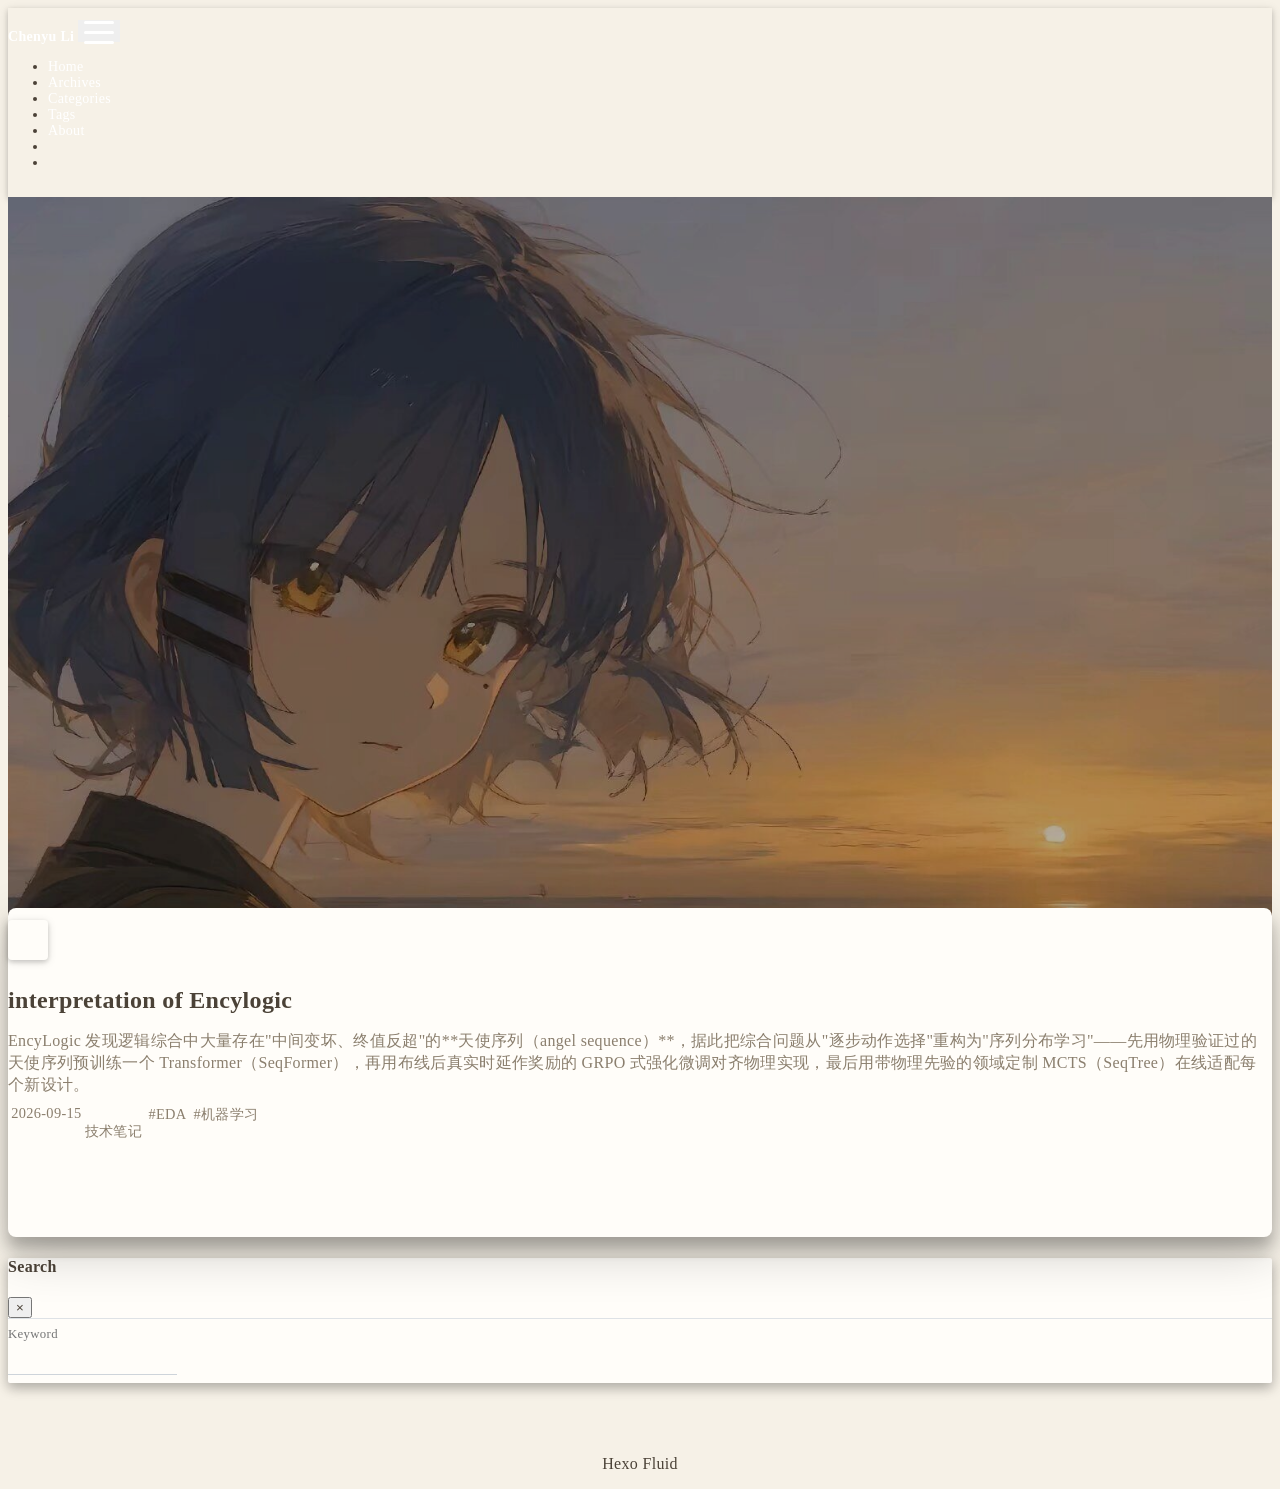
<file: index.html>
<!DOCTYPE html>
<html lang="en" data-default-color-scheme=auto>



<head>
  <meta charset="UTF-8">

  <link rel="apple-touch-icon" sizes="76x76" href="/img/apple-touch-icon.png">
  <link rel="icon" href="/img/favicon.png">
  

  <meta name="viewport" content="width=device-width, initial-scale=1.0, maximum-scale=5.0, shrink-to-fit=no">
  <meta http-equiv="x-ua-compatible" content="ie=edge">
  
  <meta name="theme-color" content="#2c3a52">
  <meta name="author" content="Chenyu Li">
  <meta name="keywords" content="EDA, Machine Learning, Blog，中国科学技术大学，USTC">
  
    <meta name="description" content="中科大大四学生的EDA、物理与代码学习笔记">
<meta property="og:type" content="website">
<meta property="og:title" content="Chenyu Li&#39;s Blogs">
<meta property="og:url" content="https://chenyu-li-l.github.io/index.html">
<meta property="og:site_name" content="Chenyu Li&#39;s Blogs">
<meta property="og:description" content="中科大大四学生的EDA、物理与代码学习笔记">
<meta property="og:locale" content="en_US">
<meta property="article:author" content="Chenyu Li">
<meta property="article:tag" content="EDA, Machine Learning, Blog，中国科学技术大学，USTC">
<meta name="twitter:card" content="summary_large_image">
  
  
  
  <title>Chenyu Li&#39;s Blogs</title>

  <link  rel="stylesheet" href="https://lib.baomitu.com/twitter-bootstrap/4.6.1/css/bootstrap.min.css" />





<!-- 主题依赖的图标库，不要自行修改 -->
<!-- Do not modify the link that theme dependent icons -->

<link rel="stylesheet" href="//at.alicdn.com/t/c/font_1749284_5i9bdhy70f8.css">



<link rel="stylesheet" href="//at.alicdn.com/t/c/font_1736178_k526ubmyhba.css">


<link  rel="stylesheet" href="/css/main.css" />


  <link id="highlight-css" rel="stylesheet" href="/css/highlight.css" />
  
    <link id="highlight-css-dark" rel="stylesheet" href="/css/highlight-dark.css" />
  




  <script id="fluid-configs">
    var Fluid = window.Fluid || {};
    Fluid.ctx = Object.assign({}, Fluid.ctx)
    var CONFIG = {"hostname":"chenyu-li-l.github.io","root":"/","version":"1.9.9","typing":{"enable":true,"typeSpeed":70,"cursorChar":"_","loop":false,"scope":[]},"anchorjs":{"enable":true,"element":"h1,h2,h3,h4,h5,h6","placement":"left","visible":"hover","icon":""},"progressbar":{"enable":true,"height_px":3,"color":"#e8a54b","options":{"showSpinner":false,"trickleSpeed":100}},"code_language":{"enable":true,"default":"TEXT"},"copy_btn":true,"image_caption":{"enable":true},"image_zoom":{"enable":true,"img_url_replace":["",""]},"toc":{"enable":true,"expand_all":true,"placement":"right","headingSelector":"h1,h2,h3,h4,h5,h6","collapseDepth":0},"lazyload":{"enable":true,"loading_img":"/img/loading.gif","onlypost":false,"offset_factor":2},"web_analytics":{"enable":false,"follow_dnt":true,"baidu":null,"google":{"measurement_id":null},"tencent":{"sid":null,"cid":null},"leancloud":{"app_id":null,"app_key":null,"server_url":null,"path":"window.location.pathname","ignore_local":false},"openkounter":{"server_url":"https://open-kounter.mintimate.cn","path":"window.location.pathname","ignore_local":false},"umami":{"src":null,"website_id":null,"domains":null,"start_time":"2024-01-01T00:00:00.000Z","token":null,"api_server":null}},"search_path":"/local-search.xml","include_content_in_search":true};

    if (CONFIG.web_analytics.follow_dnt) {
      var dntVal = navigator.doNotTrack || window.doNotTrack || navigator.msDoNotTrack;
      Fluid.ctx.dnt = dntVal && (dntVal.startsWith('1') || dntVal.startsWith('yes') || dntVal.startsWith('on'));
    }
  </script>
  <script  src="/js/utils.js" ></script>
  <script  src="/js/color-schema.js" ></script>
  


  
<meta name="generator" content="Hexo 7.3.0"></head>


<body>
  

  <header>
    

<div class="header-inner" style="height: 100vh;">
  <nav id="navbar" class="navbar fixed-top  navbar-expand-lg navbar-dark scrolling-navbar">
  <div class="container">
    <a class="navbar-brand" href="/">
      <strong>Chenyu Li</strong>
    </a>

    <button id="navbar-toggler-btn" class="navbar-toggler" type="button" data-toggle="collapse"
            data-target="#navbarSupportedContent"
            aria-controls="navbarSupportedContent" aria-expanded="false" aria-label="Toggle navigation">
      <div class="animated-icon"><span></span><span></span><span></span></div>
    </button>

    <!-- Collapsible content (desktop) -->
    <div class="collapse navbar-collapse" id="navbarSupportedContent">
      <ul class="navbar-nav ml-auto text-center">
        
          
          
          
          
            <li class="nav-item">
              <a class="nav-link" href="/" target="_self">
                <i class="iconfont icon-home-fill"></i>
                <span>Home</span>
              </a>
            </li>
          
        
          
          
          
          
            <li class="nav-item">
              <a class="nav-link" href="/archives/" target="_self">
                <i class="iconfont icon-archive-fill"></i>
                <span>Archives</span>
              </a>
            </li>
          
        
          
          
          
          
            <li class="nav-item">
              <a class="nav-link" href="/categories/" target="_self">
                <i class="iconfont icon-category-fill"></i>
                <span>Categories</span>
              </a>
            </li>
          
        
          
          
          
          
            <li class="nav-item">
              <a class="nav-link" href="/tags/" target="_self">
                <i class="iconfont icon-tags-fill"></i>
                <span>Tags</span>
              </a>
            </li>
          
        
          
          
          
          
            <li class="nav-item">
              <a class="nav-link" href="/about/" target="_self">
                <i class="iconfont icon-user-fill"></i>
                <span>About</span>
              </a>
            </li>
          
        
        
          <li class="nav-item" id="search-btn">
            <a class="nav-link" target="_self" href="javascript:;" data-toggle="modal" data-target="#modalSearch" aria-label="Search">
              <i class="iconfont icon-search"></i>
            </a>
          </li>
          
        
        
          <li class="nav-item" id="color-toggle-btn">
            <a class="nav-link" target="_self" href="javascript:;" aria-label="Color Toggle">
              <i class="iconfont icon-dark" id="color-toggle-icon"></i>
            </a>
          </li>
        
      </ul>
    </div>
  </div>
</nav>

<!-- Mobile grid menu overlay -->
<div id="mobile-grid-menu" class="d-lg-none">
  <div class="mobile-grid-menu-inner">
    <div class="container">
      <div class="row">
        
          
          
          
          
            <div class="col-4 mobile-grid-cell">
              <a href="/" target="_self">
                <div class="mobile-grid-item">
                  <i class="iconfont icon-home-fill"></i>
                  <span>Home</span>
                </div>
              </a>
            </div>
          
        
          
          
          
          
            <div class="col-4 mobile-grid-cell">
              <a href="/archives/" target="_self">
                <div class="mobile-grid-item">
                  <i class="iconfont icon-archive-fill"></i>
                  <span>Archives</span>
                </div>
              </a>
            </div>
          
        
          
          
          
          
            <div class="col-4 mobile-grid-cell">
              <a href="/categories/" target="_self">
                <div class="mobile-grid-item">
                  <i class="iconfont icon-category-fill"></i>
                  <span>Categories</span>
                </div>
              </a>
            </div>
          
        
          
          
          
          
            <div class="col-4 mobile-grid-cell">
              <a href="/tags/" target="_self">
                <div class="mobile-grid-item">
                  <i class="iconfont icon-tags-fill"></i>
                  <span>Tags</span>
                </div>
              </a>
            </div>
          
        
          
          
          
          
            <div class="col-4 mobile-grid-cell">
              <a href="/about/" target="_self">
                <div class="mobile-grid-item">
                  <i class="iconfont icon-user-fill"></i>
                  <span>About</span>
                </div>
              </a>
            </div>
          
        
        
          <div class="col-4 mobile-grid-cell" id="mobile-search-btn">
            <a href="javascript:;" data-toggle="modal" data-target="#modalSearch" aria-label="Search">
              <div class="mobile-grid-item">
                <i class="iconfont icon-search"></i>
                <span>Search</span>
              </div>
            </a>
          </div>
        
        
          <div class="col-4 mobile-grid-cell" id="mobile-color-toggle-btn"
               data-label-light="Light"
               data-label-dark="Dark">
            <a href="javascript:;" aria-label="Color Toggle">
              <div class="mobile-grid-item">
                <i class="iconfont icon-dark" id="mobile-color-toggle-icon"></i>
                <span id="mobile-color-toggle-label">Dark</span>
              </div>
            </a>
          </div>
        
      </div>
    </div>
  </div>
</div>

  

<div id="banner" class="banner" parallax=true
     style="background: url('/img/default.jpg') no-repeat center center; background-size: cover;">
  <div class="full-bg-img">
    <div class="mask flex-center" style="background-color: rgba(0, 0, 0, 0.3)">
      <div class="banner-text text-center fade-in-up">
        <div class="h2">
          
            <span id="subtitle" data-typed-text="Code, Physics, and Something Interesting."></span>
          
        </div>

        
      </div>

      
        <div class="scroll-down-bar">
          <i class="iconfont icon-arrowdown"></i>
        </div>
      
    </div>
  </div>
</div>



</div>

  </header>

  <main>
    
      <div class="container nopadding-x-md">
        <div id="board"
          style="margin-top: 0">
          
          <div class="container">
            <div class="row">
              <div class="col-12 col-md-10 m-auto">
                

<h1 style="display: none">Chenyu Li&#39;s Blogs</h1>

  <div class="row mx-auto index-card">
    
    
    <article class="col-12 col-md-12 mx-auto index-info">
      <h2 class="index-header">
        
        <a href="/2026/09/15/interpretation-of-Encylogic/" target="_self">
          interpretation of Encylogic
        </a>
      </h2>

      
      <a class="index-excerpt index-excerpt__noimg" href="/2026/09/15/interpretation-of-Encylogic/" target="_self">
        <div>
          EncyLogic 发现逻辑综合中大量存在"中间变坏、终值反超"的**天使序列（angel sequence）**，据此把综合问题从"逐步动作选择"重构为"序列分布学习"——先用物理验证过的天使序列预训练一个 Transformer（SeqFormer），再用布线后真实时延作奖励的 GRPO 式强化微调对齐物理实现，最后用带物理先验的领域定制 MCTS（SeqTree）在线适配每个新设计。
        </div>
      </a>

      <div class="index-btm post-metas">
        
          <div class="post-meta mr-3">
            <i class="iconfont icon-date"></i>
            <time datetime="2026-09-15 17:17" pubdate>
              2026-09-15
            </time>
          </div>
        
        
          <div class="post-meta mr-3 d-flex align-items-center">
            <i class="iconfont icon-category"></i>
            

<span class="category-chains">
  
  
    
      <span class="category-chain">
        
  <a href="/categories/%E6%8A%80%E6%9C%AF%E7%AC%94%E8%AE%B0/" class="category-chain-item">技术笔记</a>
  
  

      </span>
    
  
</span>

          </div>
        
        
          <div class="post-meta">
            <i class="iconfont icon-tags"></i>
            
              <a href="/tags/EDA/">#EDA</a>
            
              <a href="/tags/%E6%9C%BA%E5%99%A8%E5%AD%A6%E4%B9%A0/">#机器学习</a>
            
          </div>
        
      </div>
    </article>
  </div>





              </div>
            </div>
          </div>
        </div>
      </div>
    

    
      <a id="scroll-top-button" aria-label="TOP" href="#" role="button">
        <i class="iconfont icon-arrowup" aria-hidden="true"></i>
      </a>
    

    
      <div class="modal fade" id="modalSearch" tabindex="-1" role="dialog" aria-labelledby="ModalLabel"
     aria-hidden="true">
  <div class="modal-dialog modal-dialog-scrollable modal-lg" role="document">
    <div class="modal-content">
      <div class="modal-header text-center">
        <h4 class="modal-title w-100 font-weight-bold">Search</h4>
        <button type="button" id="local-search-close" class="close" data-dismiss="modal" aria-label="Close">
          <span aria-hidden="true">&times;</span>
        </button>
      </div>
      <div class="modal-body mx-3">
        <div class="md-form mb-5">
          <input type="text" id="local-search-input" class="form-control validate">
          <label data-error="x" data-success="v" for="local-search-input">Keyword</label>
        </div>
        <div class="list-group" id="local-search-result"></div>
      </div>
    </div>
  </div>
</div>

    

    
  </main>

  <footer>
    <div class="footer-inner">
  
    <div class="footer-content">
       <a href="https://hexo.io" target="_blank" rel="nofollow noopener"><span>Hexo</span></a> <i class="iconfont icon-love"></i> <a href="https://github.com/fluid-dev/hexo-theme-fluid" target="_blank" rel="nofollow noopener"><span>Fluid</span></a> 
    </div>
  
  
  
</div>

  </footer>

  <!-- Scripts -->
  
  <script  src="https://lib.baomitu.com/nprogress/0.2.0/nprogress.min.js" ></script>
  <link  rel="stylesheet" href="https://lib.baomitu.com/nprogress/0.2.0/nprogress.min.css" />

  <script>
    NProgress.configure({"showSpinner":false,"trickleSpeed":100})
    NProgress.start()
    window.addEventListener('load', function() {
      NProgress.done();
    })
  </script>


<script  src="https://lib.baomitu.com/jquery/3.6.4/jquery.min.js" ></script>
<script  src="https://lib.baomitu.com/twitter-bootstrap/4.6.1/js/bootstrap.min.js" ></script>
<script  src="/js/events.js" ></script>
<script  src="/js/plugins.js" ></script>


  <script  src="https://lib.baomitu.com/typed.js/2.0.12/typed.min.js" ></script>
  <script>
    (function (window, document) {
      var typing = Fluid.plugins.typing;
      var subtitle = document.getElementById('subtitle');
      if (!subtitle || !typing) {
        return;
      }
      var text = subtitle.getAttribute('data-typed-text');
      
        typing(text);
      
    })(window, document);
  </script>




  
    <script  src="/js/img-lazyload.js" ></script>
  




  <script  src="/js/local-search.js" ></script>





<!-- 主题的启动项，将它保持在最底部 -->
<!-- the boot of the theme, keep it at the bottom -->
<script  src="/js/boot.js" ></script>


  

  <noscript>
    <div class="noscript-warning">Blog works best with JavaScript enabled</div>
  </noscript>
</body>
</html>
</file>
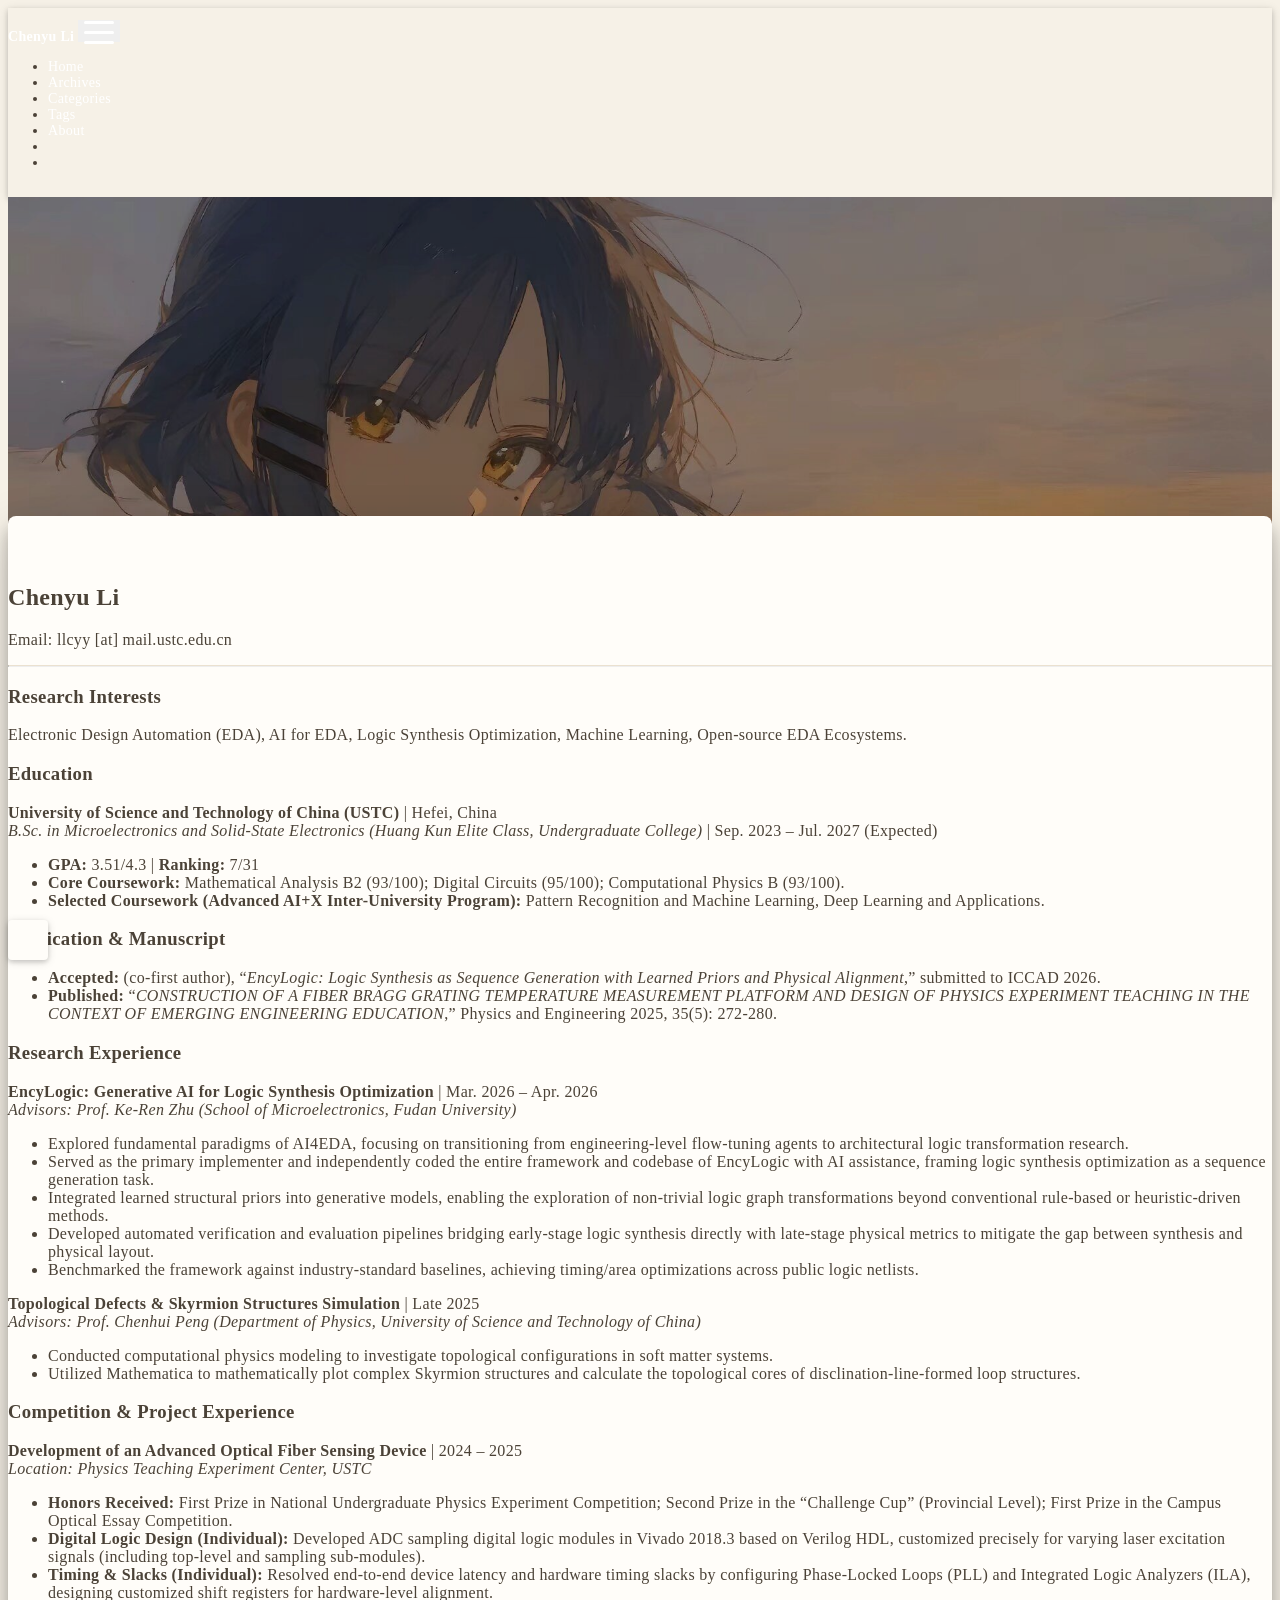
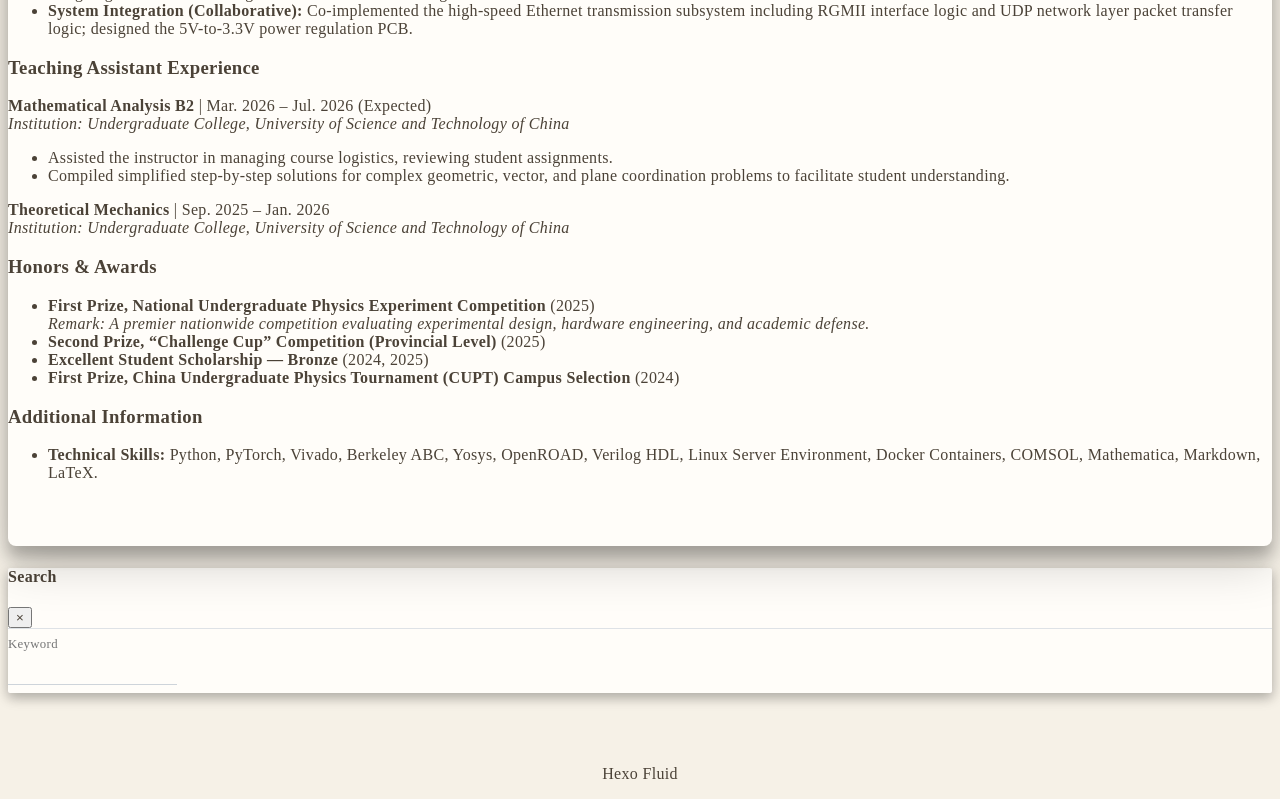
<file: about/index.html>
<!DOCTYPE html>
<html lang="en" data-default-color-scheme=auto>



<head>
  <meta charset="UTF-8">

  <link rel="apple-touch-icon" sizes="76x76" href="/img/apple-touch-icon.png">
  <link rel="icon" href="/img/favicon.png">
  

  <meta name="viewport" content="width=device-width, initial-scale=1.0, maximum-scale=5.0, shrink-to-fit=no">
  <meta http-equiv="x-ua-compatible" content="ie=edge">
  
  <meta name="theme-color" content="#2c3a52">
  <meta name="author" content="Chenyu Li">
  <meta name="keywords" content="EDA, Machine Learning, Blog，中国科学技术大学，USTC">
  
    <meta name="description" content="Chenyu LiEmail: llcyy [at] mail.ustc.edu.cn  Research InterestsElectronic Design Automation (EDA), AI for EDA, Logic Synthesis Optimization, Machine Learning, Open-source EDA Ecosystems. EducationUniv">
<meta property="og:type" content="website">
<meta property="og:title" content="about">
<meta property="og:url" content="https://chenyu-li-l.github.io/about/index.html">
<meta property="og:site_name" content="Chenyu Li&#39;s Blogs">
<meta property="og:description" content="Chenyu LiEmail: llcyy [at] mail.ustc.edu.cn  Research InterestsElectronic Design Automation (EDA), AI for EDA, Logic Synthesis Optimization, Machine Learning, Open-source EDA Ecosystems. EducationUniv">
<meta property="og:locale" content="en_US">
<meta property="article:published_time" content="2026-07-11T15:21:38.000Z">
<meta property="article:modified_time" content="2026-09-15T09:22:11.053Z">
<meta property="article:author" content="Chenyu Li">
<meta property="article:tag" content="EDA, Machine Learning, Blog，中国科学技术大学，USTC">
<meta name="twitter:card" content="summary_large_image">
  
  
  
  <title>about - Chenyu Li&#39;s Blogs</title>

  <link  rel="stylesheet" href="https://lib.baomitu.com/twitter-bootstrap/4.6.1/css/bootstrap.min.css" />





<!-- 主题依赖的图标库，不要自行修改 -->
<!-- Do not modify the link that theme dependent icons -->

<link rel="stylesheet" href="//at.alicdn.com/t/c/font_1749284_5i9bdhy70f8.css">



<link rel="stylesheet" href="//at.alicdn.com/t/c/font_1736178_k526ubmyhba.css">


<link  rel="stylesheet" href="/css/main.css" />


  <link id="highlight-css" rel="stylesheet" href="/css/highlight.css" />
  
    <link id="highlight-css-dark" rel="stylesheet" href="/css/highlight-dark.css" />
  




  <script id="fluid-configs">
    var Fluid = window.Fluid || {};
    Fluid.ctx = Object.assign({}, Fluid.ctx)
    var CONFIG = {"hostname":"chenyu-li-l.github.io","root":"/","version":"1.9.9","typing":{"enable":true,"typeSpeed":70,"cursorChar":"_","loop":false,"scope":[]},"anchorjs":{"enable":true,"element":"h1,h2,h3,h4,h5,h6","placement":"left","visible":"hover","icon":""},"progressbar":{"enable":true,"height_px":3,"color":"#e8a54b","options":{"showSpinner":false,"trickleSpeed":100}},"code_language":{"enable":true,"default":"TEXT"},"copy_btn":true,"image_caption":{"enable":true},"image_zoom":{"enable":true,"img_url_replace":["",""]},"toc":{"enable":true,"expand_all":true,"placement":"right","headingSelector":"h1,h2,h3,h4,h5,h6","collapseDepth":0},"lazyload":{"enable":true,"loading_img":"/img/loading.gif","onlypost":false,"offset_factor":2},"web_analytics":{"enable":false,"follow_dnt":true,"baidu":null,"google":{"measurement_id":null},"tencent":{"sid":null,"cid":null},"leancloud":{"app_id":null,"app_key":null,"server_url":null,"path":"window.location.pathname","ignore_local":false},"openkounter":{"server_url":"https://open-kounter.mintimate.cn","path":"window.location.pathname","ignore_local":false},"umami":{"src":null,"website_id":null,"domains":null,"start_time":"2024-01-01T00:00:00.000Z","token":null,"api_server":null}},"search_path":"/local-search.xml","include_content_in_search":true};

    if (CONFIG.web_analytics.follow_dnt) {
      var dntVal = navigator.doNotTrack || window.doNotTrack || navigator.msDoNotTrack;
      Fluid.ctx.dnt = dntVal && (dntVal.startsWith('1') || dntVal.startsWith('yes') || dntVal.startsWith('on'));
    }
  </script>
  <script  src="/js/utils.js" ></script>
  <script  src="/js/color-schema.js" ></script>
  


  
<meta name="generator" content="Hexo 7.3.0"></head>


<body>
  

  <header>
    

<div class="header-inner" style="height: 60vh;">
  <nav id="navbar" class="navbar fixed-top  navbar-expand-lg navbar-dark scrolling-navbar">
  <div class="container">
    <a class="navbar-brand" href="/">
      <strong>Chenyu Li</strong>
    </a>

    <button id="navbar-toggler-btn" class="navbar-toggler" type="button" data-toggle="collapse"
            data-target="#navbarSupportedContent"
            aria-controls="navbarSupportedContent" aria-expanded="false" aria-label="Toggle navigation">
      <div class="animated-icon"><span></span><span></span><span></span></div>
    </button>

    <!-- Collapsible content (desktop) -->
    <div class="collapse navbar-collapse" id="navbarSupportedContent">
      <ul class="navbar-nav ml-auto text-center">
        
          
          
          
          
            <li class="nav-item">
              <a class="nav-link" href="/" target="_self">
                <i class="iconfont icon-home-fill"></i>
                <span>Home</span>
              </a>
            </li>
          
        
          
          
          
          
            <li class="nav-item">
              <a class="nav-link" href="/archives/" target="_self">
                <i class="iconfont icon-archive-fill"></i>
                <span>Archives</span>
              </a>
            </li>
          
        
          
          
          
          
            <li class="nav-item">
              <a class="nav-link" href="/categories/" target="_self">
                <i class="iconfont icon-category-fill"></i>
                <span>Categories</span>
              </a>
            </li>
          
        
          
          
          
          
            <li class="nav-item">
              <a class="nav-link" href="/tags/" target="_self">
                <i class="iconfont icon-tags-fill"></i>
                <span>Tags</span>
              </a>
            </li>
          
        
          
          
          
          
            <li class="nav-item">
              <a class="nav-link" href="/about/" target="_self">
                <i class="iconfont icon-user-fill"></i>
                <span>About</span>
              </a>
            </li>
          
        
        
          <li class="nav-item" id="search-btn">
            <a class="nav-link" target="_self" href="javascript:;" data-toggle="modal" data-target="#modalSearch" aria-label="Search">
              <i class="iconfont icon-search"></i>
            </a>
          </li>
          
        
        
          <li class="nav-item" id="color-toggle-btn">
            <a class="nav-link" target="_self" href="javascript:;" aria-label="Color Toggle">
              <i class="iconfont icon-dark" id="color-toggle-icon"></i>
            </a>
          </li>
        
      </ul>
    </div>
  </div>
</nav>

<!-- Mobile grid menu overlay -->
<div id="mobile-grid-menu" class="d-lg-none">
  <div class="mobile-grid-menu-inner">
    <div class="container">
      <div class="row">
        
          
          
          
          
            <div class="col-4 mobile-grid-cell">
              <a href="/" target="_self">
                <div class="mobile-grid-item">
                  <i class="iconfont icon-home-fill"></i>
                  <span>Home</span>
                </div>
              </a>
            </div>
          
        
          
          
          
          
            <div class="col-4 mobile-grid-cell">
              <a href="/archives/" target="_self">
                <div class="mobile-grid-item">
                  <i class="iconfont icon-archive-fill"></i>
                  <span>Archives</span>
                </div>
              </a>
            </div>
          
        
          
          
          
          
            <div class="col-4 mobile-grid-cell">
              <a href="/categories/" target="_self">
                <div class="mobile-grid-item">
                  <i class="iconfont icon-category-fill"></i>
                  <span>Categories</span>
                </div>
              </a>
            </div>
          
        
          
          
          
          
            <div class="col-4 mobile-grid-cell">
              <a href="/tags/" target="_self">
                <div class="mobile-grid-item">
                  <i class="iconfont icon-tags-fill"></i>
                  <span>Tags</span>
                </div>
              </a>
            </div>
          
        
          
          
          
          
            <div class="col-4 mobile-grid-cell">
              <a href="/about/" target="_self">
                <div class="mobile-grid-item">
                  <i class="iconfont icon-user-fill"></i>
                  <span>About</span>
                </div>
              </a>
            </div>
          
        
        
          <div class="col-4 mobile-grid-cell" id="mobile-search-btn">
            <a href="javascript:;" data-toggle="modal" data-target="#modalSearch" aria-label="Search">
              <div class="mobile-grid-item">
                <i class="iconfont icon-search"></i>
                <span>Search</span>
              </div>
            </a>
          </div>
        
        
          <div class="col-4 mobile-grid-cell" id="mobile-color-toggle-btn"
               data-label-light="Light"
               data-label-dark="Dark">
            <a href="javascript:;" aria-label="Color Toggle">
              <div class="mobile-grid-item">
                <i class="iconfont icon-dark" id="mobile-color-toggle-icon"></i>
                <span id="mobile-color-toggle-label">Dark</span>
              </div>
            </a>
          </div>
        
      </div>
    </div>
  </div>
</div>

  

<div id="banner" class="banner" parallax=true
     style="background: url('/img/default.jpg') no-repeat center center; background-size: cover;">
  <div class="full-bg-img">
    <div class="mask flex-center" style="background-color: rgba(0, 0, 0, 0.3)">
      <div class="banner-text text-center fade-in-up">
        <div class="h2">
          
            <span id="subtitle" data-typed-text="about"></span>
          
        </div>

        
      </div>

      
    </div>
  </div>
</div>



</div>

  </header>

  <main>
    
      <div class="container nopadding-x-md">
        <div id="board"
          >
          
          <div class="container">
            <div class="row">
              <div class="col-12 col-md-10 m-auto">
                

<article class="page-content">
  <h1 id="Chenyu-Li"><a href="#Chenyu-Li" class="headerlink" title="Chenyu Li"></a>Chenyu Li</h1><p>Email: llcyy [at] mail.ustc.edu.cn</p>
<hr>
<h3 id="Research-Interests"><a href="#Research-Interests" class="headerlink" title="Research Interests"></a>Research Interests</h3><p>Electronic Design Automation (EDA), AI for EDA, Logic Synthesis Optimization, Machine Learning, Open-source EDA Ecosystems.</p>
<h3 id="Education"><a href="#Education" class="headerlink" title="Education"></a>Education</h3><p><strong>University of Science and Technology of China (USTC)</strong> | Hefei, China<br><em>B.Sc. in Microelectronics and Solid-State Electronics (Huang Kun Elite Class, Undergraduate College)</em> | Sep. 2023 – Jul. 2027 (Expected)</p>
<ul>
<li><strong>GPA:</strong> 3.51&#x2F;4.3 | <strong>Ranking:</strong> 7&#x2F;31</li>
<li><strong>Core Coursework:</strong> Mathematical Analysis B2 (93&#x2F;100); Digital Circuits (95&#x2F;100); Computational Physics B (93&#x2F;100).</li>
<li><strong>Selected Coursework (Advanced AI+X Inter-University Program):</strong> Pattern Recognition and Machine Learning, Deep Learning and Applications.</li>
</ul>
<h3 id="Publication-Manuscript"><a href="#Publication-Manuscript" class="headerlink" title="Publication &amp; Manuscript"></a>Publication &amp; Manuscript</h3><ul>
<li><strong>Accepted:</strong> (co-first author), “<em>EncyLogic: Logic Synthesis as Sequence Generation with Learned Priors and Physical Alignment</em>,” submitted to ICCAD 2026.</li>
<li><strong>Published:</strong> “<em>CONSTRUCTION OF A FIBER BRAGG GRATING TEMPERATURE MEASUREMENT PLATFORM AND DESIGN OF PHYSICS EXPERIMENT TEACHING IN THE CONTEXT OF EMERGING ENGINEERING EDUCATION</em>,” Physics and Engineering 2025, 35(5): 272-280.</li>
</ul>
<h3 id="Research-Experience"><a href="#Research-Experience" class="headerlink" title="Research Experience"></a>Research Experience</h3><p><strong>EncyLogic: Generative AI for Logic Synthesis Optimization</strong> | Mar. 2026 – Apr. 2026<br><em>Advisors: Prof. Ke-Ren Zhu (School of Microelectronics, Fudan University)</em></p>
<ul>
<li>Explored fundamental paradigms of AI4EDA, focusing on transitioning from engineering-level flow-tuning agents to architectural logic transformation research.</li>
<li>Served as the primary implementer and independently coded the entire framework and codebase of EncyLogic with AI assistance, framing logic synthesis optimization as a sequence generation task.</li>
<li>Integrated learned structural priors into generative models, enabling the exploration of non-trivial logic graph transformations beyond conventional rule-based or heuristic-driven methods.</li>
<li>Developed automated verification and evaluation pipelines bridging early-stage logic synthesis directly with late-stage physical metrics to mitigate the gap between synthesis and physical layout.</li>
<li>Benchmarked the framework against industry-standard baselines, achieving timing&#x2F;area optimizations across public logic netlists.</li>
</ul>
<p><strong>Topological Defects &amp; Skyrmion Structures Simulation</strong> | Late 2025<br><em>Advisors: Prof. Chenhui Peng (Department of Physics, University of Science and Technology of China)</em></p>
<ul>
<li>Conducted computational physics modeling to investigate topological configurations in soft matter systems.</li>
<li>Utilized Mathematica to mathematically plot complex Skyrmion structures and calculate the topological cores of disclination-line-formed loop structures.</li>
</ul>
<h3 id="Competition-Project-Experience"><a href="#Competition-Project-Experience" class="headerlink" title="Competition &amp; Project Experience"></a>Competition &amp; Project Experience</h3><p><strong>Development of an Advanced Optical Fiber Sensing Device</strong> | 2024 – 2025<br><em>Location: Physics Teaching Experiment Center, USTC</em></p>
<ul>
<li><strong>Honors Received:</strong> First Prize in National Undergraduate Physics Experiment Competition; Second Prize in the “Challenge Cup” (Provincial Level); First Prize in the Campus Optical Essay Competition.</li>
<li><strong>Digital Logic Design (Individual):</strong> Developed ADC sampling digital logic modules in Vivado 2018.3 based on Verilog HDL, customized precisely for varying laser excitation signals (including top-level and sampling sub-modules).</li>
<li><strong>Timing &amp; Slacks (Individual):</strong> Resolved end-to-end device latency and hardware timing slacks by configuring Phase-Locked Loops (PLL) and Integrated Logic Analyzers (ILA), designing customized shift registers for hardware-level alignment.</li>
<li><strong>System Integration (Collaborative):</strong> Co-implemented the high-speed Ethernet transmission subsystem including RGMII interface logic and UDP network layer packet transfer logic; designed the 5V-to-3.3V power regulation PCB.</li>
</ul>
<h3 id="Teaching-Assistant-Experience"><a href="#Teaching-Assistant-Experience" class="headerlink" title="Teaching Assistant Experience"></a>Teaching Assistant Experience</h3><p><strong>Mathematical Analysis B2</strong> | Mar. 2026 – Jul. 2026 (Expected)<br><em>Institution: Undergraduate College, University of Science and Technology of China</em></p>
<ul>
<li>Assisted the instructor in managing course logistics, reviewing student assignments.</li>
<li>Compiled simplified step-by-step solutions for complex geometric, vector, and plane coordination problems to facilitate student understanding.</li>
</ul>
<p><strong>Theoretical Mechanics</strong> | Sep. 2025 – Jan. 2026<br><em>Institution: Undergraduate College, University of Science and Technology of China</em></p>
<h3 id="Honors-Awards"><a href="#Honors-Awards" class="headerlink" title="Honors &amp; Awards"></a>Honors &amp; Awards</h3><ul>
<li><strong>First Prize, National Undergraduate Physics Experiment Competition</strong> (2025)<br><em>Remark: A premier nationwide competition evaluating experimental design, hardware engineering, and academic defense.</em></li>
<li><strong>Second Prize, “Challenge Cup” Competition (Provincial Level)</strong> (2025)</li>
<li><strong>Excellent Student Scholarship — Bronze</strong> (2024, 2025)</li>
<li><strong>First Prize, China Undergraduate Physics Tournament (CUPT) Campus Selection</strong> (2024)</li>
</ul>
<h3 id="Additional-Information"><a href="#Additional-Information" class="headerlink" title="Additional Information"></a>Additional Information</h3><ul>
<li><strong>Technical Skills:</strong> Python, PyTorch, Vivado, Berkeley ABC, Yosys, OpenROAD, Verilog HDL, Linux Server Environment, Docker Containers, COMSOL, Mathematica, Markdown, LaTeX.</li>
</ul>


  

</article>



              </div>
            </div>
          </div>
        </div>
      </div>
    

    
      <a id="scroll-top-button" aria-label="TOP" href="#" role="button">
        <i class="iconfont icon-arrowup" aria-hidden="true"></i>
      </a>
    

    
      <div class="modal fade" id="modalSearch" tabindex="-1" role="dialog" aria-labelledby="ModalLabel"
     aria-hidden="true">
  <div class="modal-dialog modal-dialog-scrollable modal-lg" role="document">
    <div class="modal-content">
      <div class="modal-header text-center">
        <h4 class="modal-title w-100 font-weight-bold">Search</h4>
        <button type="button" id="local-search-close" class="close" data-dismiss="modal" aria-label="Close">
          <span aria-hidden="true">&times;</span>
        </button>
      </div>
      <div class="modal-body mx-3">
        <div class="md-form mb-5">
          <input type="text" id="local-search-input" class="form-control validate">
          <label data-error="x" data-success="v" for="local-search-input">Keyword</label>
        </div>
        <div class="list-group" id="local-search-result"></div>
      </div>
    </div>
  </div>
</div>

    

    
  </main>

  <footer>
    <div class="footer-inner">
  
    <div class="footer-content">
       <a href="https://hexo.io" target="_blank" rel="nofollow noopener"><span>Hexo</span></a> <i class="iconfont icon-love"></i> <a href="https://github.com/fluid-dev/hexo-theme-fluid" target="_blank" rel="nofollow noopener"><span>Fluid</span></a> 
    </div>
  
  
  
</div>

  </footer>

  <!-- Scripts -->
  
  <script  src="https://lib.baomitu.com/nprogress/0.2.0/nprogress.min.js" ></script>
  <link  rel="stylesheet" href="https://lib.baomitu.com/nprogress/0.2.0/nprogress.min.css" />

  <script>
    NProgress.configure({"showSpinner":false,"trickleSpeed":100})
    NProgress.start()
    window.addEventListener('load', function() {
      NProgress.done();
    })
  </script>


<script  src="https://lib.baomitu.com/jquery/3.6.4/jquery.min.js" ></script>
<script  src="https://lib.baomitu.com/twitter-bootstrap/4.6.1/js/bootstrap.min.js" ></script>
<script  src="/js/events.js" ></script>
<script  src="/js/plugins.js" ></script>


  <script  src="https://lib.baomitu.com/typed.js/2.0.12/typed.min.js" ></script>
  <script>
    (function (window, document) {
      var typing = Fluid.plugins.typing;
      var subtitle = document.getElementById('subtitle');
      if (!subtitle || !typing) {
        return;
      }
      var text = subtitle.getAttribute('data-typed-text');
      
        typing(text);
      
    })(window, document);
  </script>




  
    <script  src="/js/img-lazyload.js" ></script>
  




  <script  src="/js/local-search.js" ></script>





<!-- 主题的启动项，将它保持在最底部 -->
<!-- the boot of the theme, keep it at the bottom -->
<script  src="/js/boot.js" ></script>


  

  <noscript>
    <div class="noscript-warning">Blog works best with JavaScript enabled</div>
  </noscript>
</body>
</html>
</file>
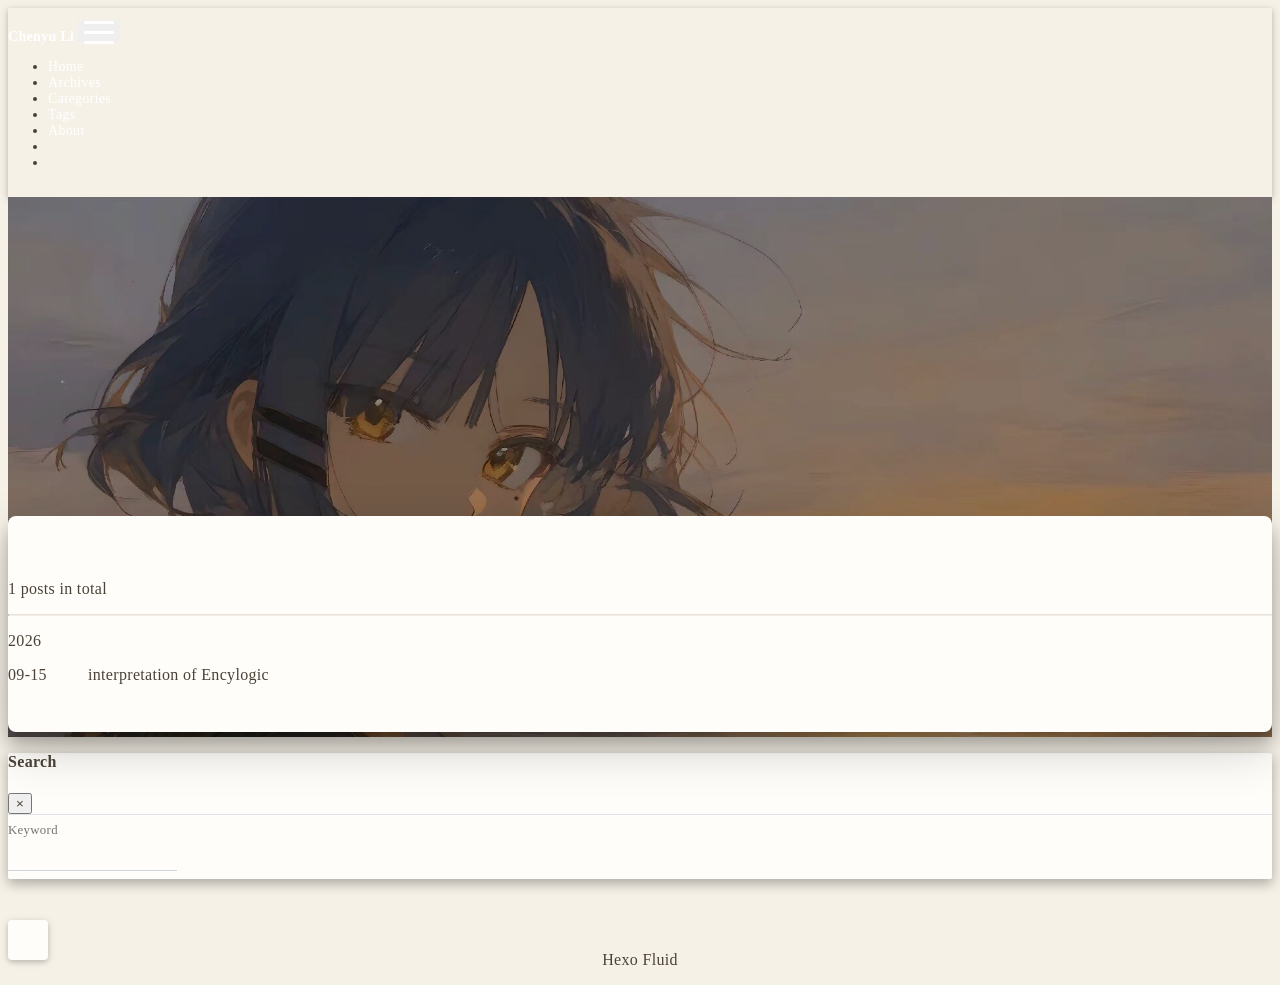
<file: archives/index.html>
<!DOCTYPE html>
<html lang="en" data-default-color-scheme=auto>



<head>
  <meta charset="UTF-8">

  <link rel="apple-touch-icon" sizes="76x76" href="/img/apple-touch-icon.png">
  <link rel="icon" href="/img/favicon.png">
  

  <meta name="viewport" content="width=device-width, initial-scale=1.0, maximum-scale=5.0, shrink-to-fit=no">
  <meta http-equiv="x-ua-compatible" content="ie=edge">
  
  <meta name="theme-color" content="#2c3a52">
  <meta name="author" content="Chenyu Li">
  <meta name="keywords" content="EDA, Machine Learning, Blog，中国科学技术大学，USTC">
  
    <meta name="description" content="中科大大四学生的EDA、物理与代码学习笔记">
<meta property="og:type" content="website">
<meta property="og:title" content="Archives">
<meta property="og:url" content="https://chenyu-li-l.github.io/archives/index.html">
<meta property="og:site_name" content="Chenyu Li&#39;s Blogs">
<meta property="og:description" content="中科大大四学生的EDA、物理与代码学习笔记">
<meta property="og:locale" content="en_US">
<meta property="article:author" content="Chenyu Li">
<meta property="article:tag" content="EDA, Machine Learning, Blog，中国科学技术大学，USTC">
<meta name="twitter:card" content="summary_large_image">
  
  
  
  <title>Archives - Chenyu Li&#39;s Blogs</title>

  <link  rel="stylesheet" href="https://lib.baomitu.com/twitter-bootstrap/4.6.1/css/bootstrap.min.css" />





<!-- 主题依赖的图标库，不要自行修改 -->
<!-- Do not modify the link that theme dependent icons -->

<link rel="stylesheet" href="//at.alicdn.com/t/c/font_1749284_5i9bdhy70f8.css">



<link rel="stylesheet" href="//at.alicdn.com/t/c/font_1736178_k526ubmyhba.css">


<link  rel="stylesheet" href="/css/main.css" />


  <link id="highlight-css" rel="stylesheet" href="/css/highlight.css" />
  
    <link id="highlight-css-dark" rel="stylesheet" href="/css/highlight-dark.css" />
  




  <script id="fluid-configs">
    var Fluid = window.Fluid || {};
    Fluid.ctx = Object.assign({}, Fluid.ctx)
    var CONFIG = {"hostname":"chenyu-li-l.github.io","root":"/","version":"1.9.9","typing":{"enable":true,"typeSpeed":70,"cursorChar":"_","loop":false,"scope":[]},"anchorjs":{"enable":true,"element":"h1,h2,h3,h4,h5,h6","placement":"left","visible":"hover","icon":""},"progressbar":{"enable":true,"height_px":3,"color":"#e8a54b","options":{"showSpinner":false,"trickleSpeed":100}},"code_language":{"enable":true,"default":"TEXT"},"copy_btn":true,"image_caption":{"enable":true},"image_zoom":{"enable":true,"img_url_replace":["",""]},"toc":{"enable":true,"expand_all":true,"placement":"right","headingSelector":"h1,h2,h3,h4,h5,h6","collapseDepth":0},"lazyload":{"enable":true,"loading_img":"/img/loading.gif","onlypost":false,"offset_factor":2},"web_analytics":{"enable":false,"follow_dnt":true,"baidu":null,"google":{"measurement_id":null},"tencent":{"sid":null,"cid":null},"leancloud":{"app_id":null,"app_key":null,"server_url":null,"path":"window.location.pathname","ignore_local":false},"openkounter":{"server_url":"https://open-kounter.mintimate.cn","path":"window.location.pathname","ignore_local":false},"umami":{"src":null,"website_id":null,"domains":null,"start_time":"2024-01-01T00:00:00.000Z","token":null,"api_server":null}},"search_path":"/local-search.xml","include_content_in_search":true};

    if (CONFIG.web_analytics.follow_dnt) {
      var dntVal = navigator.doNotTrack || window.doNotTrack || navigator.msDoNotTrack;
      Fluid.ctx.dnt = dntVal && (dntVal.startsWith('1') || dntVal.startsWith('yes') || dntVal.startsWith('on'));
    }
  </script>
  <script  src="/js/utils.js" ></script>
  <script  src="/js/color-schema.js" ></script>
  


  
<meta name="generator" content="Hexo 7.3.0"></head>


<body>
  

  <header>
    

<div class="header-inner" style="height: 60vh;">
  <nav id="navbar" class="navbar fixed-top  navbar-expand-lg navbar-dark scrolling-navbar">
  <div class="container">
    <a class="navbar-brand" href="/">
      <strong>Chenyu Li</strong>
    </a>

    <button id="navbar-toggler-btn" class="navbar-toggler" type="button" data-toggle="collapse"
            data-target="#navbarSupportedContent"
            aria-controls="navbarSupportedContent" aria-expanded="false" aria-label="Toggle navigation">
      <div class="animated-icon"><span></span><span></span><span></span></div>
    </button>

    <!-- Collapsible content (desktop) -->
    <div class="collapse navbar-collapse" id="navbarSupportedContent">
      <ul class="navbar-nav ml-auto text-center">
        
          
          
          
          
            <li class="nav-item">
              <a class="nav-link" href="/" target="_self">
                <i class="iconfont icon-home-fill"></i>
                <span>Home</span>
              </a>
            </li>
          
        
          
          
          
          
            <li class="nav-item">
              <a class="nav-link" href="/archives/" target="_self">
                <i class="iconfont icon-archive-fill"></i>
                <span>Archives</span>
              </a>
            </li>
          
        
          
          
          
          
            <li class="nav-item">
              <a class="nav-link" href="/categories/" target="_self">
                <i class="iconfont icon-category-fill"></i>
                <span>Categories</span>
              </a>
            </li>
          
        
          
          
          
          
            <li class="nav-item">
              <a class="nav-link" href="/tags/" target="_self">
                <i class="iconfont icon-tags-fill"></i>
                <span>Tags</span>
              </a>
            </li>
          
        
          
          
          
          
            <li class="nav-item">
              <a class="nav-link" href="/about/" target="_self">
                <i class="iconfont icon-user-fill"></i>
                <span>About</span>
              </a>
            </li>
          
        
        
          <li class="nav-item" id="search-btn">
            <a class="nav-link" target="_self" href="javascript:;" data-toggle="modal" data-target="#modalSearch" aria-label="Search">
              <i class="iconfont icon-search"></i>
            </a>
          </li>
          
        
        
          <li class="nav-item" id="color-toggle-btn">
            <a class="nav-link" target="_self" href="javascript:;" aria-label="Color Toggle">
              <i class="iconfont icon-dark" id="color-toggle-icon"></i>
            </a>
          </li>
        
      </ul>
    </div>
  </div>
</nav>

<!-- Mobile grid menu overlay -->
<div id="mobile-grid-menu" class="d-lg-none">
  <div class="mobile-grid-menu-inner">
    <div class="container">
      <div class="row">
        
          
          
          
          
            <div class="col-4 mobile-grid-cell">
              <a href="/" target="_self">
                <div class="mobile-grid-item">
                  <i class="iconfont icon-home-fill"></i>
                  <span>Home</span>
                </div>
              </a>
            </div>
          
        
          
          
          
          
            <div class="col-4 mobile-grid-cell">
              <a href="/archives/" target="_self">
                <div class="mobile-grid-item">
                  <i class="iconfont icon-archive-fill"></i>
                  <span>Archives</span>
                </div>
              </a>
            </div>
          
        
          
          
          
          
            <div class="col-4 mobile-grid-cell">
              <a href="/categories/" target="_self">
                <div class="mobile-grid-item">
                  <i class="iconfont icon-category-fill"></i>
                  <span>Categories</span>
                </div>
              </a>
            </div>
          
        
          
          
          
          
            <div class="col-4 mobile-grid-cell">
              <a href="/tags/" target="_self">
                <div class="mobile-grid-item">
                  <i class="iconfont icon-tags-fill"></i>
                  <span>Tags</span>
                </div>
              </a>
            </div>
          
        
          
          
          
          
            <div class="col-4 mobile-grid-cell">
              <a href="/about/" target="_self">
                <div class="mobile-grid-item">
                  <i class="iconfont icon-user-fill"></i>
                  <span>About</span>
                </div>
              </a>
            </div>
          
        
        
          <div class="col-4 mobile-grid-cell" id="mobile-search-btn">
            <a href="javascript:;" data-toggle="modal" data-target="#modalSearch" aria-label="Search">
              <div class="mobile-grid-item">
                <i class="iconfont icon-search"></i>
                <span>Search</span>
              </div>
            </a>
          </div>
        
        
          <div class="col-4 mobile-grid-cell" id="mobile-color-toggle-btn"
               data-label-light="Light"
               data-label-dark="Dark">
            <a href="javascript:;" aria-label="Color Toggle">
              <div class="mobile-grid-item">
                <i class="iconfont icon-dark" id="mobile-color-toggle-icon"></i>
                <span id="mobile-color-toggle-label">Dark</span>
              </div>
            </a>
          </div>
        
      </div>
    </div>
  </div>
</div>

  

<div id="banner" class="banner" parallax=true
     style="background: url('/img/default.jpg') no-repeat center center; background-size: cover;">
  <div class="full-bg-img">
    <div class="mask flex-center" style="background-color: rgba(0, 0, 0, 0.3)">
      <div class="banner-text text-center fade-in-up">
        <div class="h2">
          
            <span id="subtitle" data-typed-text="Archives"></span>
          
        </div>

        
      </div>

      
    </div>
  </div>
</div>



</div>

  </header>

  <main>
    
      <div class="container nopadding-x-md">
        <div id="board"
          >
          
          <div class="container">
            <div class="row">
              <div class="col-12 col-md-10 m-auto">
                

<div class="list-group">
  <p class="h4">1 posts in total</p>
  <hr>
  
  
    
      
      <p class="h5">2026</p>
    
    <a href="/2026/09/15/interpretation-of-Encylogic/" class="list-group-item list-group-item-action">
      <time>09-15</time>
      <div class="list-group-item-title">interpretation of Encylogic</div>
    </a>
  
</div>





              </div>
            </div>
          </div>
        </div>
      </div>
    

    
      <a id="scroll-top-button" aria-label="TOP" href="#" role="button">
        <i class="iconfont icon-arrowup" aria-hidden="true"></i>
      </a>
    

    
      <div class="modal fade" id="modalSearch" tabindex="-1" role="dialog" aria-labelledby="ModalLabel"
     aria-hidden="true">
  <div class="modal-dialog modal-dialog-scrollable modal-lg" role="document">
    <div class="modal-content">
      <div class="modal-header text-center">
        <h4 class="modal-title w-100 font-weight-bold">Search</h4>
        <button type="button" id="local-search-close" class="close" data-dismiss="modal" aria-label="Close">
          <span aria-hidden="true">&times;</span>
        </button>
      </div>
      <div class="modal-body mx-3">
        <div class="md-form mb-5">
          <input type="text" id="local-search-input" class="form-control validate">
          <label data-error="x" data-success="v" for="local-search-input">Keyword</label>
        </div>
        <div class="list-group" id="local-search-result"></div>
      </div>
    </div>
  </div>
</div>

    

    
  </main>

  <footer>
    <div class="footer-inner">
  
    <div class="footer-content">
       <a href="https://hexo.io" target="_blank" rel="nofollow noopener"><span>Hexo</span></a> <i class="iconfont icon-love"></i> <a href="https://github.com/fluid-dev/hexo-theme-fluid" target="_blank" rel="nofollow noopener"><span>Fluid</span></a> 
    </div>
  
  
  
</div>

  </footer>

  <!-- Scripts -->
  
  <script  src="https://lib.baomitu.com/nprogress/0.2.0/nprogress.min.js" ></script>
  <link  rel="stylesheet" href="https://lib.baomitu.com/nprogress/0.2.0/nprogress.min.css" />

  <script>
    NProgress.configure({"showSpinner":false,"trickleSpeed":100})
    NProgress.start()
    window.addEventListener('load', function() {
      NProgress.done();
    })
  </script>


<script  src="https://lib.baomitu.com/jquery/3.6.4/jquery.min.js" ></script>
<script  src="https://lib.baomitu.com/twitter-bootstrap/4.6.1/js/bootstrap.min.js" ></script>
<script  src="/js/events.js" ></script>
<script  src="/js/plugins.js" ></script>


  <script  src="https://lib.baomitu.com/typed.js/2.0.12/typed.min.js" ></script>
  <script>
    (function (window, document) {
      var typing = Fluid.plugins.typing;
      var subtitle = document.getElementById('subtitle');
      if (!subtitle || !typing) {
        return;
      }
      var text = subtitle.getAttribute('data-typed-text');
      
        typing(text);
      
    })(window, document);
  </script>




  
    <script  src="/js/img-lazyload.js" ></script>
  




  <script  src="/js/local-search.js" ></script>





<!-- 主题的启动项，将它保持在最底部 -->
<!-- the boot of the theme, keep it at the bottom -->
<script  src="/js/boot.js" ></script>


  

  <noscript>
    <div class="noscript-warning">Blog works best with JavaScript enabled</div>
  </noscript>
</body>
</html>
</file>
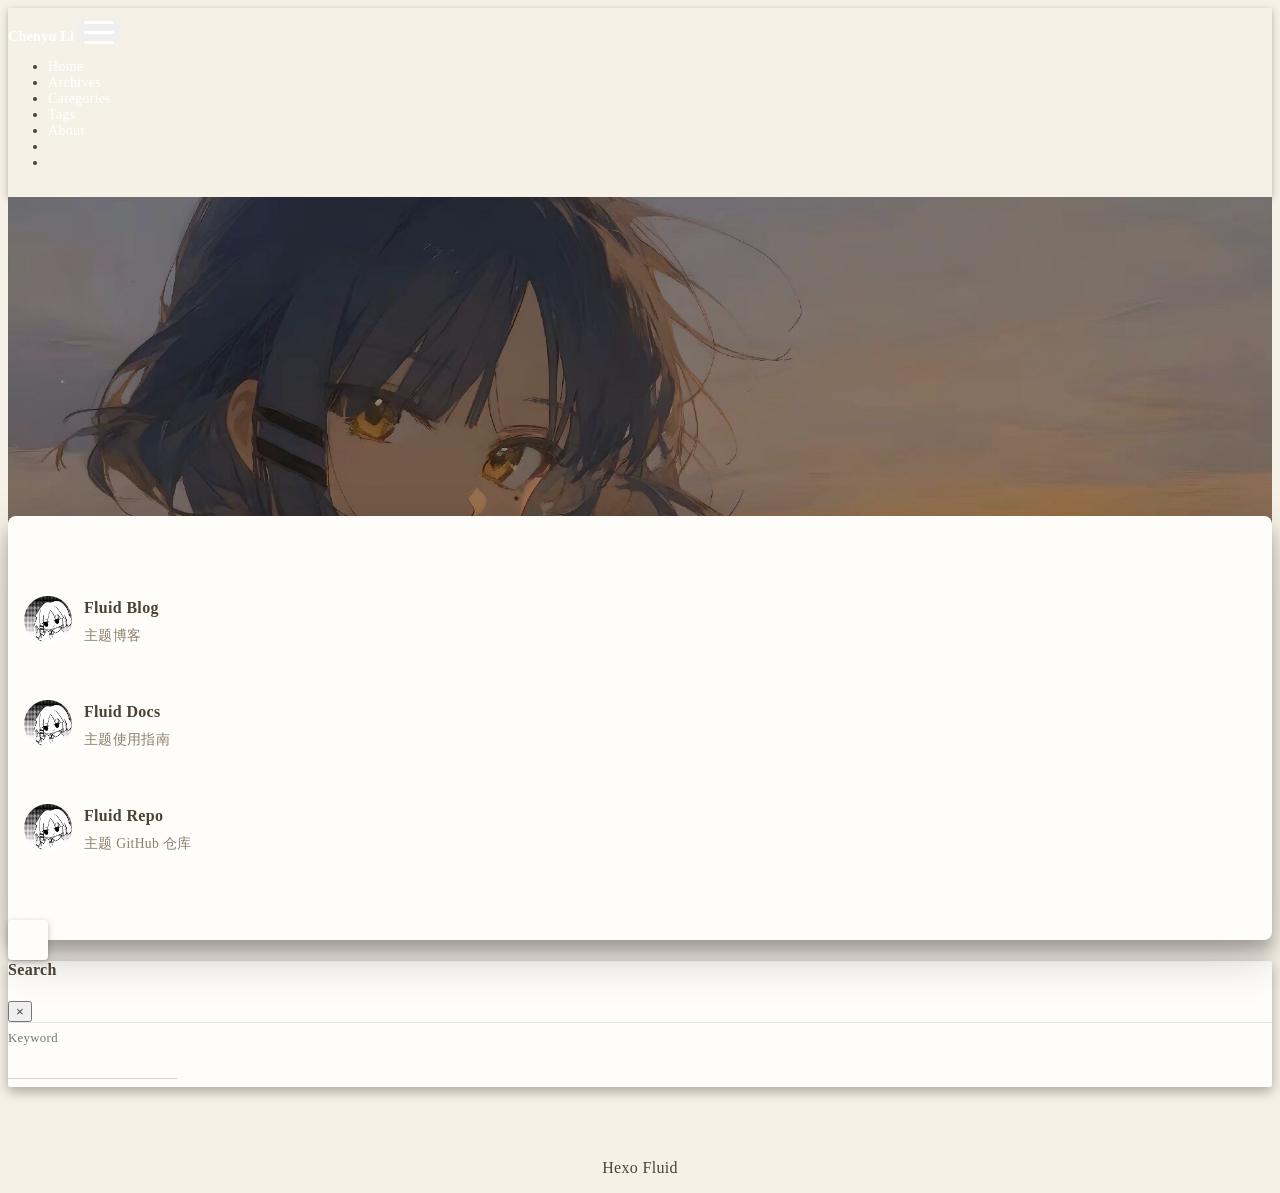
<file: links/index.html>
<!DOCTYPE html>
<html lang="en" data-default-color-scheme=auto>



<head>
  <meta charset="UTF-8">

  <link rel="apple-touch-icon" sizes="76x76" href="/img/apple-touch-icon.png">
  <link rel="icon" href="/img/favicon.png">
  

  <meta name="viewport" content="width=device-width, initial-scale=1.0, maximum-scale=5.0, shrink-to-fit=no">
  <meta http-equiv="x-ua-compatible" content="ie=edge">
  
  <meta name="theme-color" content="#2c3a52">
  <meta name="author" content="Chenyu Li">
  <meta name="keywords" content="EDA, Machine Learning, Blog，中国科学技术大学，USTC">
  
    <meta name="description" content="中科大大四学生的EDA、物理与代码学习笔记">
<meta property="og:type" content="website">
<meta property="og:title" content="Links">
<meta property="og:url" content="https://chenyu-li-l.github.io/links/index.html">
<meta property="og:site_name" content="Chenyu Li&#39;s Blogs">
<meta property="og:description" content="中科大大四学生的EDA、物理与代码学习笔记">
<meta property="og:locale" content="en_US">
<meta property="article:author" content="Chenyu Li">
<meta property="article:tag" content="EDA, Machine Learning, Blog，中国科学技术大学，USTC">
<meta name="twitter:card" content="summary_large_image">
  
  
  
  <title>Links - Chenyu Li&#39;s Blogs</title>

  <link  rel="stylesheet" href="https://lib.baomitu.com/twitter-bootstrap/4.6.1/css/bootstrap.min.css" />





<!-- 主题依赖的图标库，不要自行修改 -->
<!-- Do not modify the link that theme dependent icons -->

<link rel="stylesheet" href="//at.alicdn.com/t/c/font_1749284_5i9bdhy70f8.css">



<link rel="stylesheet" href="//at.alicdn.com/t/c/font_1736178_k526ubmyhba.css">


<link  rel="stylesheet" href="/css/main.css" />


  <link id="highlight-css" rel="stylesheet" href="/css/highlight.css" />
  
    <link id="highlight-css-dark" rel="stylesheet" href="/css/highlight-dark.css" />
  




  <script id="fluid-configs">
    var Fluid = window.Fluid || {};
    Fluid.ctx = Object.assign({}, Fluid.ctx)
    var CONFIG = {"hostname":"chenyu-li-l.github.io","root":"/","version":"1.9.9","typing":{"enable":true,"typeSpeed":70,"cursorChar":"_","loop":false,"scope":[]},"anchorjs":{"enable":true,"element":"h1,h2,h3,h4,h5,h6","placement":"left","visible":"hover","icon":""},"progressbar":{"enable":true,"height_px":3,"color":"#e8a54b","options":{"showSpinner":false,"trickleSpeed":100}},"code_language":{"enable":true,"default":"TEXT"},"copy_btn":true,"image_caption":{"enable":true},"image_zoom":{"enable":true,"img_url_replace":["",""]},"toc":{"enable":true,"expand_all":true,"placement":"right","headingSelector":"h1,h2,h3,h4,h5,h6","collapseDepth":0},"lazyload":{"enable":true,"loading_img":"/img/loading.gif","onlypost":false,"offset_factor":2},"web_analytics":{"enable":false,"follow_dnt":true,"baidu":null,"google":{"measurement_id":null},"tencent":{"sid":null,"cid":null},"leancloud":{"app_id":null,"app_key":null,"server_url":null,"path":"window.location.pathname","ignore_local":false},"openkounter":{"server_url":"https://open-kounter.mintimate.cn","path":"window.location.pathname","ignore_local":false},"umami":{"src":null,"website_id":null,"domains":null,"start_time":"2024-01-01T00:00:00.000Z","token":null,"api_server":null}},"search_path":"/local-search.xml","include_content_in_search":true};

    if (CONFIG.web_analytics.follow_dnt) {
      var dntVal = navigator.doNotTrack || window.doNotTrack || navigator.msDoNotTrack;
      Fluid.ctx.dnt = dntVal && (dntVal.startsWith('1') || dntVal.startsWith('yes') || dntVal.startsWith('on'));
    }
  </script>
  <script  src="/js/utils.js" ></script>
  <script  src="/js/color-schema.js" ></script>
  


  
<meta name="generator" content="Hexo 7.3.0"></head>


<body>
  

  <header>
    

<div class="header-inner" style="height: 60vh;">
  <nav id="navbar" class="navbar fixed-top  navbar-expand-lg navbar-dark scrolling-navbar">
  <div class="container">
    <a class="navbar-brand" href="/">
      <strong>Chenyu Li</strong>
    </a>

    <button id="navbar-toggler-btn" class="navbar-toggler" type="button" data-toggle="collapse"
            data-target="#navbarSupportedContent"
            aria-controls="navbarSupportedContent" aria-expanded="false" aria-label="Toggle navigation">
      <div class="animated-icon"><span></span><span></span><span></span></div>
    </button>

    <!-- Collapsible content (desktop) -->
    <div class="collapse navbar-collapse" id="navbarSupportedContent">
      <ul class="navbar-nav ml-auto text-center">
        
          
          
          
          
            <li class="nav-item">
              <a class="nav-link" href="/" target="_self">
                <i class="iconfont icon-home-fill"></i>
                <span>Home</span>
              </a>
            </li>
          
        
          
          
          
          
            <li class="nav-item">
              <a class="nav-link" href="/archives/" target="_self">
                <i class="iconfont icon-archive-fill"></i>
                <span>Archives</span>
              </a>
            </li>
          
        
          
          
          
          
            <li class="nav-item">
              <a class="nav-link" href="/categories/" target="_self">
                <i class="iconfont icon-category-fill"></i>
                <span>Categories</span>
              </a>
            </li>
          
        
          
          
          
          
            <li class="nav-item">
              <a class="nav-link" href="/tags/" target="_self">
                <i class="iconfont icon-tags-fill"></i>
                <span>Tags</span>
              </a>
            </li>
          
        
          
          
          
          
            <li class="nav-item">
              <a class="nav-link" href="/about/" target="_self">
                <i class="iconfont icon-user-fill"></i>
                <span>About</span>
              </a>
            </li>
          
        
        
          <li class="nav-item" id="search-btn">
            <a class="nav-link" target="_self" href="javascript:;" data-toggle="modal" data-target="#modalSearch" aria-label="Search">
              <i class="iconfont icon-search"></i>
            </a>
          </li>
          
        
        
          <li class="nav-item" id="color-toggle-btn">
            <a class="nav-link" target="_self" href="javascript:;" aria-label="Color Toggle">
              <i class="iconfont icon-dark" id="color-toggle-icon"></i>
            </a>
          </li>
        
      </ul>
    </div>
  </div>
</nav>

<!-- Mobile grid menu overlay -->
<div id="mobile-grid-menu" class="d-lg-none">
  <div class="mobile-grid-menu-inner">
    <div class="container">
      <div class="row">
        
          
          
          
          
            <div class="col-4 mobile-grid-cell">
              <a href="/" target="_self">
                <div class="mobile-grid-item">
                  <i class="iconfont icon-home-fill"></i>
                  <span>Home</span>
                </div>
              </a>
            </div>
          
        
          
          
          
          
            <div class="col-4 mobile-grid-cell">
              <a href="/archives/" target="_self">
                <div class="mobile-grid-item">
                  <i class="iconfont icon-archive-fill"></i>
                  <span>Archives</span>
                </div>
              </a>
            </div>
          
        
          
          
          
          
            <div class="col-4 mobile-grid-cell">
              <a href="/categories/" target="_self">
                <div class="mobile-grid-item">
                  <i class="iconfont icon-category-fill"></i>
                  <span>Categories</span>
                </div>
              </a>
            </div>
          
        
          
          
          
          
            <div class="col-4 mobile-grid-cell">
              <a href="/tags/" target="_self">
                <div class="mobile-grid-item">
                  <i class="iconfont icon-tags-fill"></i>
                  <span>Tags</span>
                </div>
              </a>
            </div>
          
        
          
          
          
          
            <div class="col-4 mobile-grid-cell">
              <a href="/about/" target="_self">
                <div class="mobile-grid-item">
                  <i class="iconfont icon-user-fill"></i>
                  <span>About</span>
                </div>
              </a>
            </div>
          
        
        
          <div class="col-4 mobile-grid-cell" id="mobile-search-btn">
            <a href="javascript:;" data-toggle="modal" data-target="#modalSearch" aria-label="Search">
              <div class="mobile-grid-item">
                <i class="iconfont icon-search"></i>
                <span>Search</span>
              </div>
            </a>
          </div>
        
        
          <div class="col-4 mobile-grid-cell" id="mobile-color-toggle-btn"
               data-label-light="Light"
               data-label-dark="Dark">
            <a href="javascript:;" aria-label="Color Toggle">
              <div class="mobile-grid-item">
                <i class="iconfont icon-dark" id="mobile-color-toggle-icon"></i>
                <span id="mobile-color-toggle-label">Dark</span>
              </div>
            </a>
          </div>
        
      </div>
    </div>
  </div>
</div>

  

<div id="banner" class="banner" parallax=true
     style="background: url('/img/default.jpg') no-repeat center center; background-size: cover;">
  <div class="full-bg-img">
    <div class="mask flex-center" style="background-color: rgba(0, 0, 0, 0.3)">
      <div class="banner-text text-center fade-in-up">
        <div class="h2">
          
            <span id="subtitle" data-typed-text="Links"></span>
          
        </div>

        
      </div>

      
    </div>
  </div>
</div>



</div>

  </header>

  <main>
    
      <div class="container nopadding-x-md">
        <div id="board"
          >
          
          <div class="container">
            <div class="row">
              <div class="col-12 col-md-10 m-auto">
                

<div class="row links">
  
    
    <div class="card col-lg-4 col-md-6 col-sm-12">
      <a href="https://hexo.fluid-dev.com/" class="card-body hover-with-bg" target="_blank" rel="noopener">
        <div class="card-content">
          
            <div class="link-avatar my-auto">
              <img src="/img/favicon.png" srcset="/img/loading.gif" lazyload alt="Fluid Blog"
                   onerror="this.onerror=null; this.src=this.srcset='/img/avatar.png'"/>
            </div>
          
          <div class="link-text">
            <div class="link-title">Fluid Blog</div>
            <div class="link-intro">主题博客</div>
          </div>
        </div>
      </a>
    </div>
  
    
    <div class="card col-lg-4 col-md-6 col-sm-12">
      <a href="https://hexo.fluid-dev.com/docs/" class="card-body hover-with-bg" target="_blank" rel="noopener">
        <div class="card-content">
          
            <div class="link-avatar my-auto">
              <img src="/img/favicon.png" srcset="/img/loading.gif" lazyload alt="Fluid Docs"
                   onerror="this.onerror=null; this.src=this.srcset='/img/avatar.png'"/>
            </div>
          
          <div class="link-text">
            <div class="link-title">Fluid Docs</div>
            <div class="link-intro">主题使用指南</div>
          </div>
        </div>
      </a>
    </div>
  
    
    <div class="card col-lg-4 col-md-6 col-sm-12">
      <a href="https://github.com/fluid-dev/hexo-theme-fluid" class="card-body hover-with-bg" target="_blank" rel="noopener">
        <div class="card-content">
          
            <div class="link-avatar my-auto">
              <img src="/img/favicon.png" srcset="/img/loading.gif" lazyload alt="Fluid Repo"
                   onerror="this.onerror=null; this.src=this.srcset='/img/avatar.png'"/>
            </div>
          
          <div class="link-text">
            <div class="link-title">Fluid Repo</div>
            <div class="link-intro">主题 GitHub 仓库</div>
          </div>
        </div>
      </a>
    </div>
  
</div>





              </div>
            </div>
          </div>
        </div>
      </div>
    

    
      <a id="scroll-top-button" aria-label="TOP" href="#" role="button">
        <i class="iconfont icon-arrowup" aria-hidden="true"></i>
      </a>
    

    
      <div class="modal fade" id="modalSearch" tabindex="-1" role="dialog" aria-labelledby="ModalLabel"
     aria-hidden="true">
  <div class="modal-dialog modal-dialog-scrollable modal-lg" role="document">
    <div class="modal-content">
      <div class="modal-header text-center">
        <h4 class="modal-title w-100 font-weight-bold">Search</h4>
        <button type="button" id="local-search-close" class="close" data-dismiss="modal" aria-label="Close">
          <span aria-hidden="true">&times;</span>
        </button>
      </div>
      <div class="modal-body mx-3">
        <div class="md-form mb-5">
          <input type="text" id="local-search-input" class="form-control validate">
          <label data-error="x" data-success="v" for="local-search-input">Keyword</label>
        </div>
        <div class="list-group" id="local-search-result"></div>
      </div>
    </div>
  </div>
</div>

    

    
  </main>

  <footer>
    <div class="footer-inner">
  
    <div class="footer-content">
       <a href="https://hexo.io" target="_blank" rel="nofollow noopener"><span>Hexo</span></a> <i class="iconfont icon-love"></i> <a href="https://github.com/fluid-dev/hexo-theme-fluid" target="_blank" rel="nofollow noopener"><span>Fluid</span></a> 
    </div>
  
  
  
</div>

  </footer>

  <!-- Scripts -->
  
  <script  src="https://lib.baomitu.com/nprogress/0.2.0/nprogress.min.js" ></script>
  <link  rel="stylesheet" href="https://lib.baomitu.com/nprogress/0.2.0/nprogress.min.css" />

  <script>
    NProgress.configure({"showSpinner":false,"trickleSpeed":100})
    NProgress.start()
    window.addEventListener('load', function() {
      NProgress.done();
    })
  </script>


<script  src="https://lib.baomitu.com/jquery/3.6.4/jquery.min.js" ></script>
<script  src="https://lib.baomitu.com/twitter-bootstrap/4.6.1/js/bootstrap.min.js" ></script>
<script  src="/js/events.js" ></script>
<script  src="/js/plugins.js" ></script>


  <script  src="https://lib.baomitu.com/typed.js/2.0.12/typed.min.js" ></script>
  <script>
    (function (window, document) {
      var typing = Fluid.plugins.typing;
      var subtitle = document.getElementById('subtitle');
      if (!subtitle || !typing) {
        return;
      }
      var text = subtitle.getAttribute('data-typed-text');
      
        typing(text);
      
    })(window, document);
  </script>




  
    <script  src="/js/img-lazyload.js" ></script>
  




  <script  src="/js/local-search.js" ></script>





<!-- 主题的启动项，将它保持在最底部 -->
<!-- the boot of the theme, keep it at the bottom -->
<script  src="/js/boot.js" ></script>


  

  <noscript>
    <div class="noscript-warning">Blog works best with JavaScript enabled</div>
  </noscript>
</body>
</html>
</file>
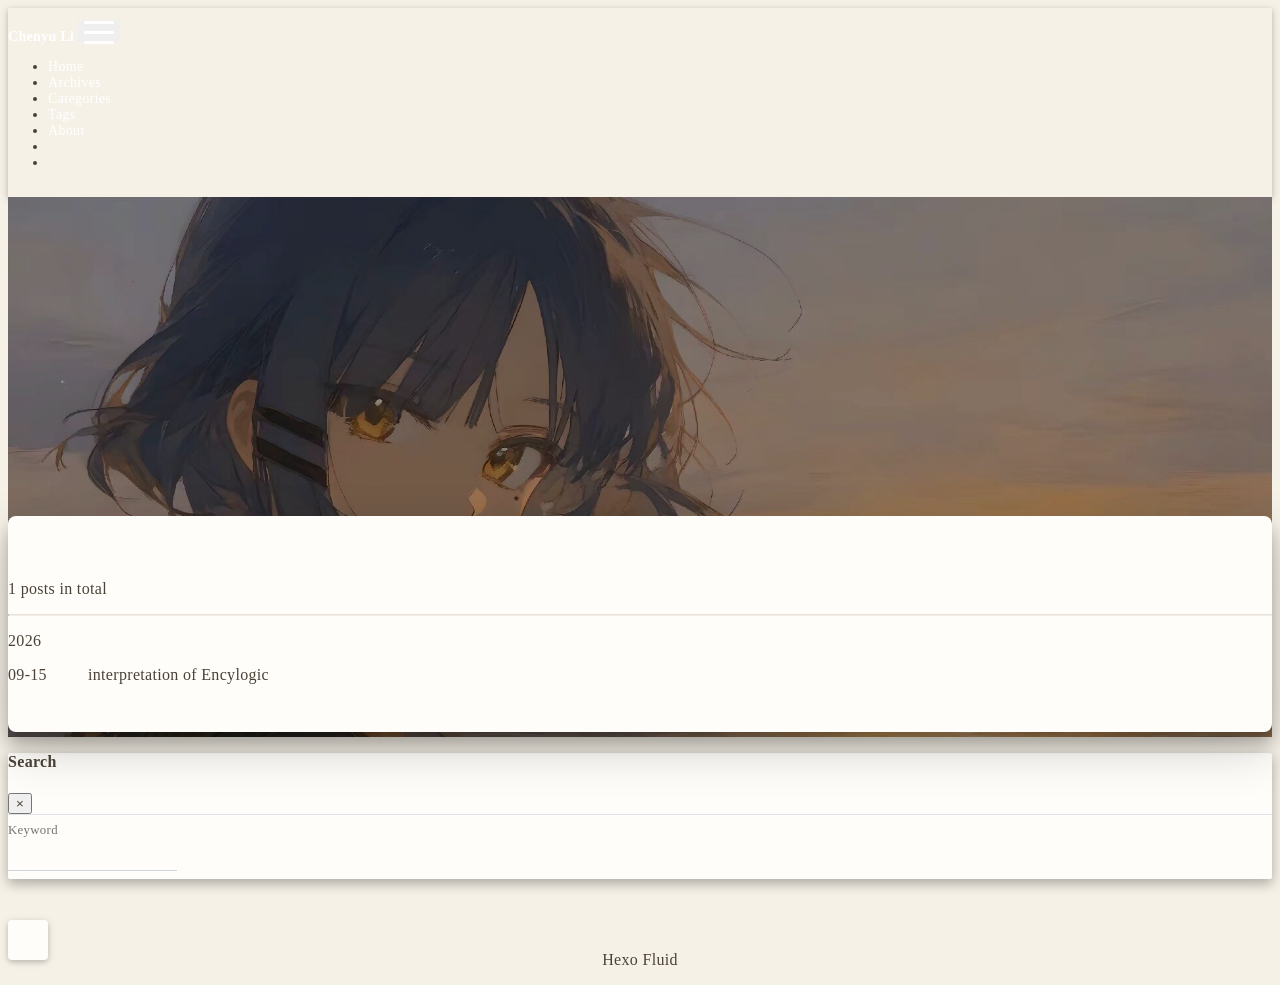
<file: archives/2026/index.html>
<!DOCTYPE html>
<html lang="en" data-default-color-scheme=auto>



<head>
  <meta charset="UTF-8">

  <link rel="apple-touch-icon" sizes="76x76" href="/img/apple-touch-icon.png">
  <link rel="icon" href="/img/favicon.png">
  

  <meta name="viewport" content="width=device-width, initial-scale=1.0, maximum-scale=5.0, shrink-to-fit=no">
  <meta http-equiv="x-ua-compatible" content="ie=edge">
  
  <meta name="theme-color" content="#2c3a52">
  <meta name="author" content="Chenyu Li">
  <meta name="keywords" content="EDA, Machine Learning, Blog，中国科学技术大学，USTC">
  
    <meta name="description" content="中科大大四学生的EDA、物理与代码学习笔记">
<meta property="og:type" content="website">
<meta property="og:title" content="Archives">
<meta property="og:url" content="https://chenyu-li-l.github.io/archives/2026/index.html">
<meta property="og:site_name" content="Chenyu Li&#39;s Blogs">
<meta property="og:description" content="中科大大四学生的EDA、物理与代码学习笔记">
<meta property="og:locale" content="en_US">
<meta property="article:author" content="Chenyu Li">
<meta property="article:tag" content="EDA, Machine Learning, Blog，中国科学技术大学，USTC">
<meta name="twitter:card" content="summary_large_image">
  
  
  
  <title>Archives - Chenyu Li&#39;s Blogs</title>

  <link  rel="stylesheet" href="https://lib.baomitu.com/twitter-bootstrap/4.6.1/css/bootstrap.min.css" />





<!-- 主题依赖的图标库，不要自行修改 -->
<!-- Do not modify the link that theme dependent icons -->

<link rel="stylesheet" href="//at.alicdn.com/t/c/font_1749284_5i9bdhy70f8.css">



<link rel="stylesheet" href="//at.alicdn.com/t/c/font_1736178_k526ubmyhba.css">


<link  rel="stylesheet" href="/css/main.css" />


  <link id="highlight-css" rel="stylesheet" href="/css/highlight.css" />
  
    <link id="highlight-css-dark" rel="stylesheet" href="/css/highlight-dark.css" />
  




  <script id="fluid-configs">
    var Fluid = window.Fluid || {};
    Fluid.ctx = Object.assign({}, Fluid.ctx)
    var CONFIG = {"hostname":"chenyu-li-l.github.io","root":"/","version":"1.9.9","typing":{"enable":true,"typeSpeed":70,"cursorChar":"_","loop":false,"scope":[]},"anchorjs":{"enable":true,"element":"h1,h2,h3,h4,h5,h6","placement":"left","visible":"hover","icon":""},"progressbar":{"enable":true,"height_px":3,"color":"#e8a54b","options":{"showSpinner":false,"trickleSpeed":100}},"code_language":{"enable":true,"default":"TEXT"},"copy_btn":true,"image_caption":{"enable":true},"image_zoom":{"enable":true,"img_url_replace":["",""]},"toc":{"enable":true,"expand_all":true,"placement":"right","headingSelector":"h1,h2,h3,h4,h5,h6","collapseDepth":0},"lazyload":{"enable":true,"loading_img":"/img/loading.gif","onlypost":false,"offset_factor":2},"web_analytics":{"enable":false,"follow_dnt":true,"baidu":null,"google":{"measurement_id":null},"tencent":{"sid":null,"cid":null},"leancloud":{"app_id":null,"app_key":null,"server_url":null,"path":"window.location.pathname","ignore_local":false},"openkounter":{"server_url":"https://open-kounter.mintimate.cn","path":"window.location.pathname","ignore_local":false},"umami":{"src":null,"website_id":null,"domains":null,"start_time":"2024-01-01T00:00:00.000Z","token":null,"api_server":null}},"search_path":"/local-search.xml","include_content_in_search":true};

    if (CONFIG.web_analytics.follow_dnt) {
      var dntVal = navigator.doNotTrack || window.doNotTrack || navigator.msDoNotTrack;
      Fluid.ctx.dnt = dntVal && (dntVal.startsWith('1') || dntVal.startsWith('yes') || dntVal.startsWith('on'));
    }
  </script>
  <script  src="/js/utils.js" ></script>
  <script  src="/js/color-schema.js" ></script>
  


  
<meta name="generator" content="Hexo 7.3.0"></head>


<body>
  

  <header>
    

<div class="header-inner" style="height: 60vh;">
  <nav id="navbar" class="navbar fixed-top  navbar-expand-lg navbar-dark scrolling-navbar">
  <div class="container">
    <a class="navbar-brand" href="/">
      <strong>Chenyu Li</strong>
    </a>

    <button id="navbar-toggler-btn" class="navbar-toggler" type="button" data-toggle="collapse"
            data-target="#navbarSupportedContent"
            aria-controls="navbarSupportedContent" aria-expanded="false" aria-label="Toggle navigation">
      <div class="animated-icon"><span></span><span></span><span></span></div>
    </button>

    <!-- Collapsible content (desktop) -->
    <div class="collapse navbar-collapse" id="navbarSupportedContent">
      <ul class="navbar-nav ml-auto text-center">
        
          
          
          
          
            <li class="nav-item">
              <a class="nav-link" href="/" target="_self">
                <i class="iconfont icon-home-fill"></i>
                <span>Home</span>
              </a>
            </li>
          
        
          
          
          
          
            <li class="nav-item">
              <a class="nav-link" href="/archives/" target="_self">
                <i class="iconfont icon-archive-fill"></i>
                <span>Archives</span>
              </a>
            </li>
          
        
          
          
          
          
            <li class="nav-item">
              <a class="nav-link" href="/categories/" target="_self">
                <i class="iconfont icon-category-fill"></i>
                <span>Categories</span>
              </a>
            </li>
          
        
          
          
          
          
            <li class="nav-item">
              <a class="nav-link" href="/tags/" target="_self">
                <i class="iconfont icon-tags-fill"></i>
                <span>Tags</span>
              </a>
            </li>
          
        
          
          
          
          
            <li class="nav-item">
              <a class="nav-link" href="/about/" target="_self">
                <i class="iconfont icon-user-fill"></i>
                <span>About</span>
              </a>
            </li>
          
        
        
          <li class="nav-item" id="search-btn">
            <a class="nav-link" target="_self" href="javascript:;" data-toggle="modal" data-target="#modalSearch" aria-label="Search">
              <i class="iconfont icon-search"></i>
            </a>
          </li>
          
        
        
          <li class="nav-item" id="color-toggle-btn">
            <a class="nav-link" target="_self" href="javascript:;" aria-label="Color Toggle">
              <i class="iconfont icon-dark" id="color-toggle-icon"></i>
            </a>
          </li>
        
      </ul>
    </div>
  </div>
</nav>

<!-- Mobile grid menu overlay -->
<div id="mobile-grid-menu" class="d-lg-none">
  <div class="mobile-grid-menu-inner">
    <div class="container">
      <div class="row">
        
          
          
          
          
            <div class="col-4 mobile-grid-cell">
              <a href="/" target="_self">
                <div class="mobile-grid-item">
                  <i class="iconfont icon-home-fill"></i>
                  <span>Home</span>
                </div>
              </a>
            </div>
          
        
          
          
          
          
            <div class="col-4 mobile-grid-cell">
              <a href="/archives/" target="_self">
                <div class="mobile-grid-item">
                  <i class="iconfont icon-archive-fill"></i>
                  <span>Archives</span>
                </div>
              </a>
            </div>
          
        
          
          
          
          
            <div class="col-4 mobile-grid-cell">
              <a href="/categories/" target="_self">
                <div class="mobile-grid-item">
                  <i class="iconfont icon-category-fill"></i>
                  <span>Categories</span>
                </div>
              </a>
            </div>
          
        
          
          
          
          
            <div class="col-4 mobile-grid-cell">
              <a href="/tags/" target="_self">
                <div class="mobile-grid-item">
                  <i class="iconfont icon-tags-fill"></i>
                  <span>Tags</span>
                </div>
              </a>
            </div>
          
        
          
          
          
          
            <div class="col-4 mobile-grid-cell">
              <a href="/about/" target="_self">
                <div class="mobile-grid-item">
                  <i class="iconfont icon-user-fill"></i>
                  <span>About</span>
                </div>
              </a>
            </div>
          
        
        
          <div class="col-4 mobile-grid-cell" id="mobile-search-btn">
            <a href="javascript:;" data-toggle="modal" data-target="#modalSearch" aria-label="Search">
              <div class="mobile-grid-item">
                <i class="iconfont icon-search"></i>
                <span>Search</span>
              </div>
            </a>
          </div>
        
        
          <div class="col-4 mobile-grid-cell" id="mobile-color-toggle-btn"
               data-label-light="Light"
               data-label-dark="Dark">
            <a href="javascript:;" aria-label="Color Toggle">
              <div class="mobile-grid-item">
                <i class="iconfont icon-dark" id="mobile-color-toggle-icon"></i>
                <span id="mobile-color-toggle-label">Dark</span>
              </div>
            </a>
          </div>
        
      </div>
    </div>
  </div>
</div>

  

<div id="banner" class="banner" parallax=true
     style="background: url('/img/default.jpg') no-repeat center center; background-size: cover;">
  <div class="full-bg-img">
    <div class="mask flex-center" style="background-color: rgba(0, 0, 0, 0.3)">
      <div class="banner-text text-center fade-in-up">
        <div class="h2">
          
            <span id="subtitle" data-typed-text="Archives"></span>
          
        </div>

        
      </div>

      
    </div>
  </div>
</div>



</div>

  </header>

  <main>
    
      <div class="container nopadding-x-md">
        <div id="board"
          >
          
          <div class="container">
            <div class="row">
              <div class="col-12 col-md-10 m-auto">
                

<div class="list-group">
  <p class="h4">1 posts in total</p>
  <hr>
  
  
    
      
      <p class="h5">2026</p>
    
    <a href="/2026/09/15/interpretation-of-Encylogic/" class="list-group-item list-group-item-action">
      <time>09-15</time>
      <div class="list-group-item-title">interpretation of Encylogic</div>
    </a>
  
</div>





              </div>
            </div>
          </div>
        </div>
      </div>
    

    
      <a id="scroll-top-button" aria-label="TOP" href="#" role="button">
        <i class="iconfont icon-arrowup" aria-hidden="true"></i>
      </a>
    

    
      <div class="modal fade" id="modalSearch" tabindex="-1" role="dialog" aria-labelledby="ModalLabel"
     aria-hidden="true">
  <div class="modal-dialog modal-dialog-scrollable modal-lg" role="document">
    <div class="modal-content">
      <div class="modal-header text-center">
        <h4 class="modal-title w-100 font-weight-bold">Search</h4>
        <button type="button" id="local-search-close" class="close" data-dismiss="modal" aria-label="Close">
          <span aria-hidden="true">&times;</span>
        </button>
      </div>
      <div class="modal-body mx-3">
        <div class="md-form mb-5">
          <input type="text" id="local-search-input" class="form-control validate">
          <label data-error="x" data-success="v" for="local-search-input">Keyword</label>
        </div>
        <div class="list-group" id="local-search-result"></div>
      </div>
    </div>
  </div>
</div>

    

    
  </main>

  <footer>
    <div class="footer-inner">
  
    <div class="footer-content">
       <a href="https://hexo.io" target="_blank" rel="nofollow noopener"><span>Hexo</span></a> <i class="iconfont icon-love"></i> <a href="https://github.com/fluid-dev/hexo-theme-fluid" target="_blank" rel="nofollow noopener"><span>Fluid</span></a> 
    </div>
  
  
  
</div>

  </footer>

  <!-- Scripts -->
  
  <script  src="https://lib.baomitu.com/nprogress/0.2.0/nprogress.min.js" ></script>
  <link  rel="stylesheet" href="https://lib.baomitu.com/nprogress/0.2.0/nprogress.min.css" />

  <script>
    NProgress.configure({"showSpinner":false,"trickleSpeed":100})
    NProgress.start()
    window.addEventListener('load', function() {
      NProgress.done();
    })
  </script>


<script  src="https://lib.baomitu.com/jquery/3.6.4/jquery.min.js" ></script>
<script  src="https://lib.baomitu.com/twitter-bootstrap/4.6.1/js/bootstrap.min.js" ></script>
<script  src="/js/events.js" ></script>
<script  src="/js/plugins.js" ></script>


  <script  src="https://lib.baomitu.com/typed.js/2.0.12/typed.min.js" ></script>
  <script>
    (function (window, document) {
      var typing = Fluid.plugins.typing;
      var subtitle = document.getElementById('subtitle');
      if (!subtitle || !typing) {
        return;
      }
      var text = subtitle.getAttribute('data-typed-text');
      
        typing(text);
      
    })(window, document);
  </script>




  
    <script  src="/js/img-lazyload.js" ></script>
  




  <script  src="/js/local-search.js" ></script>





<!-- 主题的启动项，将它保持在最底部 -->
<!-- the boot of the theme, keep it at the bottom -->
<script  src="/js/boot.js" ></script>


  

  <noscript>
    <div class="noscript-warning">Blog works best with JavaScript enabled</div>
  </noscript>
</body>
</html>
</file>
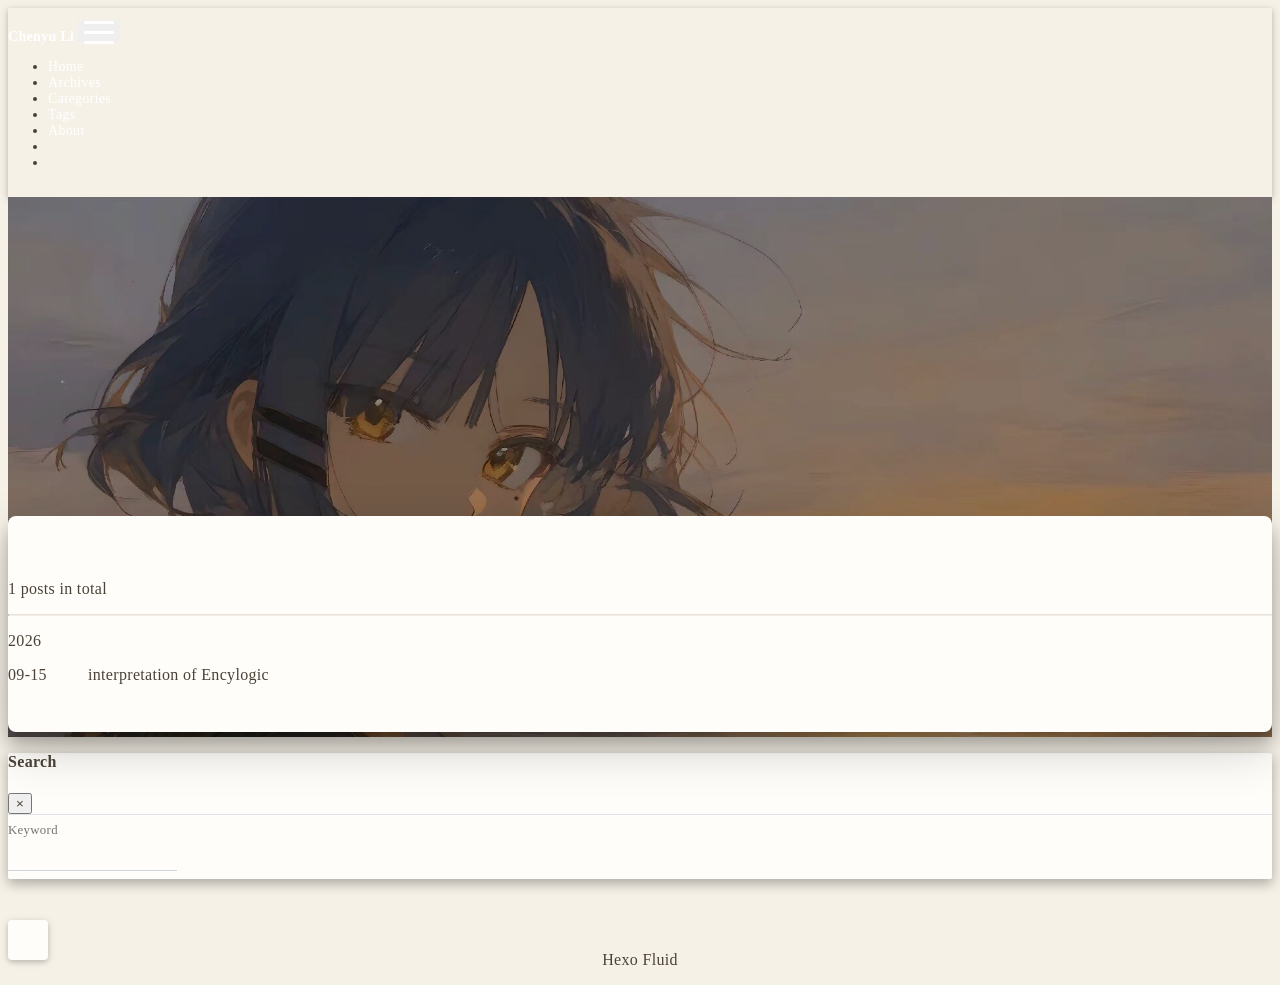
<file: categories/技术笔记/index.html>
<!DOCTYPE html>
<html lang="en" data-default-color-scheme=auto>



<head>
  <meta charset="UTF-8">

  <link rel="apple-touch-icon" sizes="76x76" href="/img/apple-touch-icon.png">
  <link rel="icon" href="/img/favicon.png">
  

  <meta name="viewport" content="width=device-width, initial-scale=1.0, maximum-scale=5.0, shrink-to-fit=no">
  <meta http-equiv="x-ua-compatible" content="ie=edge">
  
  <meta name="theme-color" content="#2c3a52">
  <meta name="author" content="Chenyu Li">
  <meta name="keywords" content="EDA, Machine Learning, Blog，中国科学技术大学，USTC">
  
    <meta name="description" content="中科大大四学生的EDA、物理与代码学习笔记">
<meta property="og:type" content="website">
<meta property="og:title" content="Categories - 技术笔记">
<meta property="og:url" content="https://chenyu-li-l.github.io/categories/%E6%8A%80%E6%9C%AF%E7%AC%94%E8%AE%B0/index.html">
<meta property="og:site_name" content="Chenyu Li&#39;s Blogs">
<meta property="og:description" content="中科大大四学生的EDA、物理与代码学习笔记">
<meta property="og:locale" content="en_US">
<meta property="article:author" content="Chenyu Li">
<meta property="article:tag" content="EDA, Machine Learning, Blog，中国科学技术大学，USTC">
<meta name="twitter:card" content="summary_large_image">
  
  
  
  <title>Categories - 技术笔记 - Chenyu Li&#39;s Blogs</title>

  <link  rel="stylesheet" href="https://lib.baomitu.com/twitter-bootstrap/4.6.1/css/bootstrap.min.css" />





<!-- 主题依赖的图标库，不要自行修改 -->
<!-- Do not modify the link that theme dependent icons -->

<link rel="stylesheet" href="//at.alicdn.com/t/c/font_1749284_5i9bdhy70f8.css">



<link rel="stylesheet" href="//at.alicdn.com/t/c/font_1736178_k526ubmyhba.css">


<link  rel="stylesheet" href="/css/main.css" />


  <link id="highlight-css" rel="stylesheet" href="/css/highlight.css" />
  
    <link id="highlight-css-dark" rel="stylesheet" href="/css/highlight-dark.css" />
  




  <script id="fluid-configs">
    var Fluid = window.Fluid || {};
    Fluid.ctx = Object.assign({}, Fluid.ctx)
    var CONFIG = {"hostname":"chenyu-li-l.github.io","root":"/","version":"1.9.9","typing":{"enable":true,"typeSpeed":70,"cursorChar":"_","loop":false,"scope":[]},"anchorjs":{"enable":true,"element":"h1,h2,h3,h4,h5,h6","placement":"left","visible":"hover","icon":""},"progressbar":{"enable":true,"height_px":3,"color":"#e8a54b","options":{"showSpinner":false,"trickleSpeed":100}},"code_language":{"enable":true,"default":"TEXT"},"copy_btn":true,"image_caption":{"enable":true},"image_zoom":{"enable":true,"img_url_replace":["",""]},"toc":{"enable":true,"expand_all":true,"placement":"right","headingSelector":"h1,h2,h3,h4,h5,h6","collapseDepth":0},"lazyload":{"enable":true,"loading_img":"/img/loading.gif","onlypost":false,"offset_factor":2},"web_analytics":{"enable":false,"follow_dnt":true,"baidu":null,"google":{"measurement_id":null},"tencent":{"sid":null,"cid":null},"leancloud":{"app_id":null,"app_key":null,"server_url":null,"path":"window.location.pathname","ignore_local":false},"openkounter":{"server_url":"https://open-kounter.mintimate.cn","path":"window.location.pathname","ignore_local":false},"umami":{"src":null,"website_id":null,"domains":null,"start_time":"2024-01-01T00:00:00.000Z","token":null,"api_server":null}},"search_path":"/local-search.xml","include_content_in_search":true};

    if (CONFIG.web_analytics.follow_dnt) {
      var dntVal = navigator.doNotTrack || window.doNotTrack || navigator.msDoNotTrack;
      Fluid.ctx.dnt = dntVal && (dntVal.startsWith('1') || dntVal.startsWith('yes') || dntVal.startsWith('on'));
    }
  </script>
  <script  src="/js/utils.js" ></script>
  <script  src="/js/color-schema.js" ></script>
  


  
<meta name="generator" content="Hexo 7.3.0"></head>


<body>
  

  <header>
    

<div class="header-inner" style="height: 60vh;">
  <nav id="navbar" class="navbar fixed-top  navbar-expand-lg navbar-dark scrolling-navbar">
  <div class="container">
    <a class="navbar-brand" href="/">
      <strong>Chenyu Li</strong>
    </a>

    <button id="navbar-toggler-btn" class="navbar-toggler" type="button" data-toggle="collapse"
            data-target="#navbarSupportedContent"
            aria-controls="navbarSupportedContent" aria-expanded="false" aria-label="Toggle navigation">
      <div class="animated-icon"><span></span><span></span><span></span></div>
    </button>

    <!-- Collapsible content (desktop) -->
    <div class="collapse navbar-collapse" id="navbarSupportedContent">
      <ul class="navbar-nav ml-auto text-center">
        
          
          
          
          
            <li class="nav-item">
              <a class="nav-link" href="/" target="_self">
                <i class="iconfont icon-home-fill"></i>
                <span>Home</span>
              </a>
            </li>
          
        
          
          
          
          
            <li class="nav-item">
              <a class="nav-link" href="/archives/" target="_self">
                <i class="iconfont icon-archive-fill"></i>
                <span>Archives</span>
              </a>
            </li>
          
        
          
          
          
          
            <li class="nav-item">
              <a class="nav-link" href="/categories/" target="_self">
                <i class="iconfont icon-category-fill"></i>
                <span>Categories</span>
              </a>
            </li>
          
        
          
          
          
          
            <li class="nav-item">
              <a class="nav-link" href="/tags/" target="_self">
                <i class="iconfont icon-tags-fill"></i>
                <span>Tags</span>
              </a>
            </li>
          
        
          
          
          
          
            <li class="nav-item">
              <a class="nav-link" href="/about/" target="_self">
                <i class="iconfont icon-user-fill"></i>
                <span>About</span>
              </a>
            </li>
          
        
        
          <li class="nav-item" id="search-btn">
            <a class="nav-link" target="_self" href="javascript:;" data-toggle="modal" data-target="#modalSearch" aria-label="Search">
              <i class="iconfont icon-search"></i>
            </a>
          </li>
          
        
        
          <li class="nav-item" id="color-toggle-btn">
            <a class="nav-link" target="_self" href="javascript:;" aria-label="Color Toggle">
              <i class="iconfont icon-dark" id="color-toggle-icon"></i>
            </a>
          </li>
        
      </ul>
    </div>
  </div>
</nav>

<!-- Mobile grid menu overlay -->
<div id="mobile-grid-menu" class="d-lg-none">
  <div class="mobile-grid-menu-inner">
    <div class="container">
      <div class="row">
        
          
          
          
          
            <div class="col-4 mobile-grid-cell">
              <a href="/" target="_self">
                <div class="mobile-grid-item">
                  <i class="iconfont icon-home-fill"></i>
                  <span>Home</span>
                </div>
              </a>
            </div>
          
        
          
          
          
          
            <div class="col-4 mobile-grid-cell">
              <a href="/archives/" target="_self">
                <div class="mobile-grid-item">
                  <i class="iconfont icon-archive-fill"></i>
                  <span>Archives</span>
                </div>
              </a>
            </div>
          
        
          
          
          
          
            <div class="col-4 mobile-grid-cell">
              <a href="/categories/" target="_self">
                <div class="mobile-grid-item">
                  <i class="iconfont icon-category-fill"></i>
                  <span>Categories</span>
                </div>
              </a>
            </div>
          
        
          
          
          
          
            <div class="col-4 mobile-grid-cell">
              <a href="/tags/" target="_self">
                <div class="mobile-grid-item">
                  <i class="iconfont icon-tags-fill"></i>
                  <span>Tags</span>
                </div>
              </a>
            </div>
          
        
          
          
          
          
            <div class="col-4 mobile-grid-cell">
              <a href="/about/" target="_self">
                <div class="mobile-grid-item">
                  <i class="iconfont icon-user-fill"></i>
                  <span>About</span>
                </div>
              </a>
            </div>
          
        
        
          <div class="col-4 mobile-grid-cell" id="mobile-search-btn">
            <a href="javascript:;" data-toggle="modal" data-target="#modalSearch" aria-label="Search">
              <div class="mobile-grid-item">
                <i class="iconfont icon-search"></i>
                <span>Search</span>
              </div>
            </a>
          </div>
        
        
          <div class="col-4 mobile-grid-cell" id="mobile-color-toggle-btn"
               data-label-light="Light"
               data-label-dark="Dark">
            <a href="javascript:;" aria-label="Color Toggle">
              <div class="mobile-grid-item">
                <i class="iconfont icon-dark" id="mobile-color-toggle-icon"></i>
                <span id="mobile-color-toggle-label">Dark</span>
              </div>
            </a>
          </div>
        
      </div>
    </div>
  </div>
</div>

  

<div id="banner" class="banner" parallax=true
     style="background: url('/img/default.jpg') no-repeat center center; background-size: cover;">
  <div class="full-bg-img">
    <div class="mask flex-center" style="background-color: rgba(0, 0, 0, 0.3)">
      <div class="banner-text text-center fade-in-up">
        <div class="h2">
          
            <span id="subtitle" data-typed-text="Categories - 技术笔记"></span>
          
        </div>

        
      </div>

      
    </div>
  </div>
</div>



</div>

  </header>

  <main>
    
      <div class="container nopadding-x-md">
        <div id="board"
          >
          
          <div class="container">
            <div class="row">
              <div class="col-12 col-md-10 m-auto">
                

<div class="list-group">
  <p class="h4">1 posts in total</p>
  <hr>
  
  
    
      
      <p class="h5">2026</p>
    
    <a href="/2026/09/15/interpretation-of-Encylogic/" class="list-group-item list-group-item-action">
      <time>09-15</time>
      <div class="list-group-item-title">interpretation of Encylogic</div>
    </a>
  
</div>





              </div>
            </div>
          </div>
        </div>
      </div>
    

    
      <a id="scroll-top-button" aria-label="TOP" href="#" role="button">
        <i class="iconfont icon-arrowup" aria-hidden="true"></i>
      </a>
    

    
      <div class="modal fade" id="modalSearch" tabindex="-1" role="dialog" aria-labelledby="ModalLabel"
     aria-hidden="true">
  <div class="modal-dialog modal-dialog-scrollable modal-lg" role="document">
    <div class="modal-content">
      <div class="modal-header text-center">
        <h4 class="modal-title w-100 font-weight-bold">Search</h4>
        <button type="button" id="local-search-close" class="close" data-dismiss="modal" aria-label="Close">
          <span aria-hidden="true">&times;</span>
        </button>
      </div>
      <div class="modal-body mx-3">
        <div class="md-form mb-5">
          <input type="text" id="local-search-input" class="form-control validate">
          <label data-error="x" data-success="v" for="local-search-input">Keyword</label>
        </div>
        <div class="list-group" id="local-search-result"></div>
      </div>
    </div>
  </div>
</div>

    

    
  </main>

  <footer>
    <div class="footer-inner">
  
    <div class="footer-content">
       <a href="https://hexo.io" target="_blank" rel="nofollow noopener"><span>Hexo</span></a> <i class="iconfont icon-love"></i> <a href="https://github.com/fluid-dev/hexo-theme-fluid" target="_blank" rel="nofollow noopener"><span>Fluid</span></a> 
    </div>
  
  
  
</div>

  </footer>

  <!-- Scripts -->
  
  <script  src="https://lib.baomitu.com/nprogress/0.2.0/nprogress.min.js" ></script>
  <link  rel="stylesheet" href="https://lib.baomitu.com/nprogress/0.2.0/nprogress.min.css" />

  <script>
    NProgress.configure({"showSpinner":false,"trickleSpeed":100})
    NProgress.start()
    window.addEventListener('load', function() {
      NProgress.done();
    })
  </script>


<script  src="https://lib.baomitu.com/jquery/3.6.4/jquery.min.js" ></script>
<script  src="https://lib.baomitu.com/twitter-bootstrap/4.6.1/js/bootstrap.min.js" ></script>
<script  src="/js/events.js" ></script>
<script  src="/js/plugins.js" ></script>


  <script  src="https://lib.baomitu.com/typed.js/2.0.12/typed.min.js" ></script>
  <script>
    (function (window, document) {
      var typing = Fluid.plugins.typing;
      var subtitle = document.getElementById('subtitle');
      if (!subtitle || !typing) {
        return;
      }
      var text = subtitle.getAttribute('data-typed-text');
      
        typing(text);
      
    })(window, document);
  </script>




  
    <script  src="/js/img-lazyload.js" ></script>
  




  <script  src="/js/local-search.js" ></script>





<!-- 主题的启动项，将它保持在最底部 -->
<!-- the boot of the theme, keep it at the bottom -->
<script  src="/js/boot.js" ></script>


  

  <noscript>
    <div class="noscript-warning">Blog works best with JavaScript enabled</div>
  </noscript>
</body>
</html>
</file>
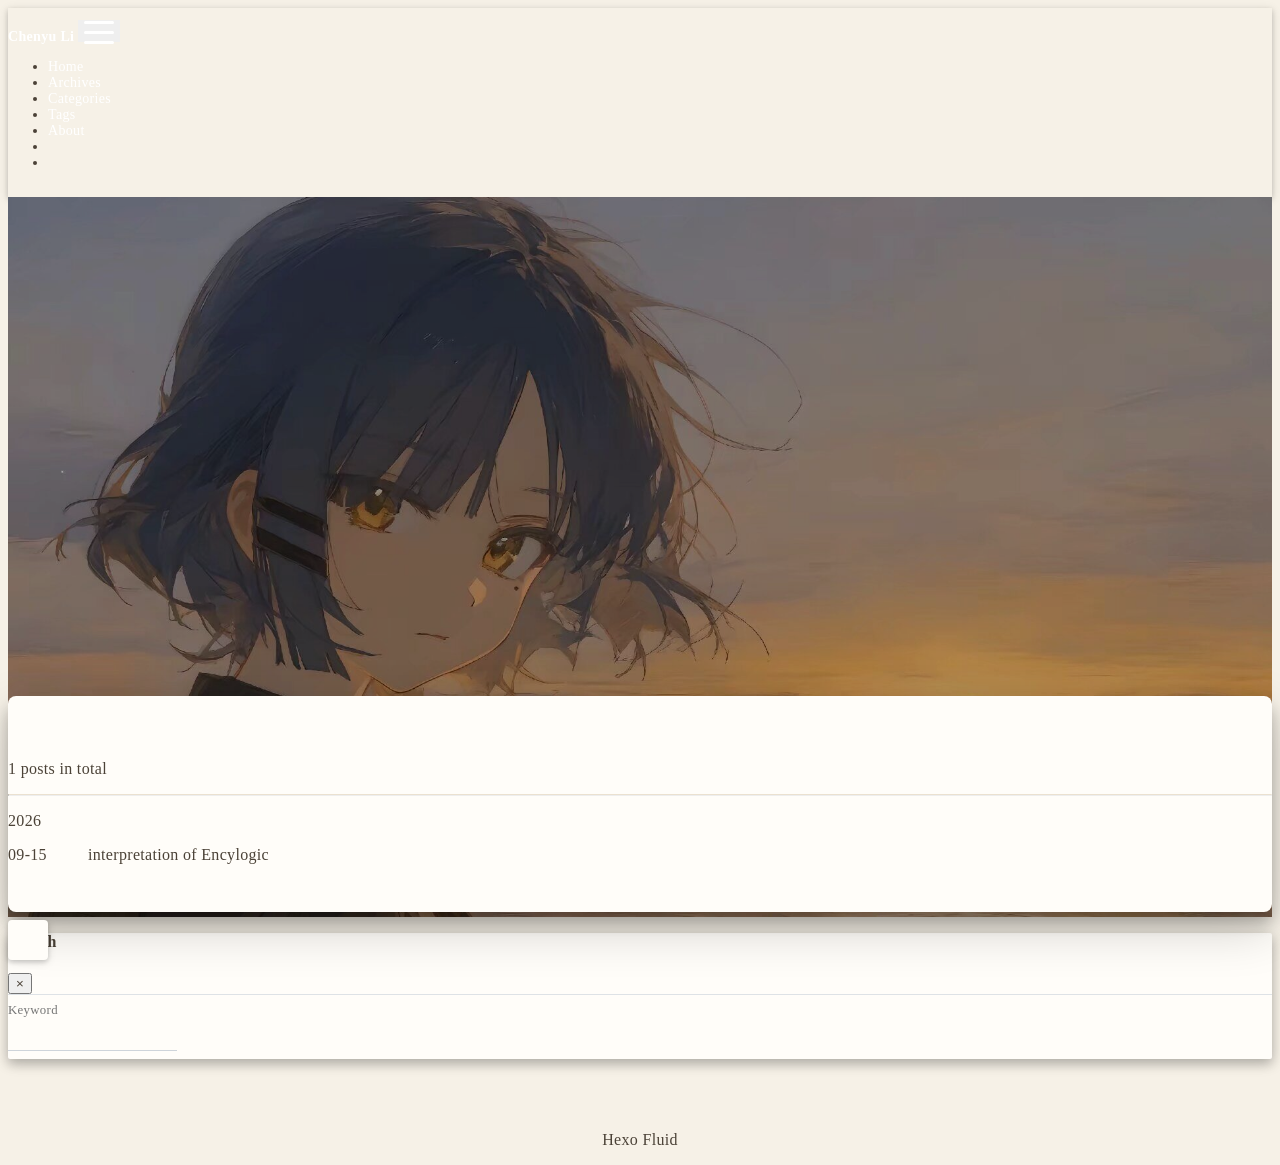
<file: tags/EDA/index.html>
<!DOCTYPE html>
<html lang="en" data-default-color-scheme=auto>



<head>
  <meta charset="UTF-8">

  <link rel="apple-touch-icon" sizes="76x76" href="/img/apple-touch-icon.png">
  <link rel="icon" href="/img/favicon.png">
  

  <meta name="viewport" content="width=device-width, initial-scale=1.0, maximum-scale=5.0, shrink-to-fit=no">
  <meta http-equiv="x-ua-compatible" content="ie=edge">
  
  <meta name="theme-color" content="#2c3a52">
  <meta name="author" content="Chenyu Li">
  <meta name="keywords" content="EDA, Machine Learning, Blog，中国科学技术大学，USTC">
  
    <meta name="description" content="中科大大四学生的EDA、物理与代码学习笔记">
<meta property="og:type" content="website">
<meta property="og:title" content="Tags - EDA">
<meta property="og:url" content="https://chenyu-li-l.github.io/tags/EDA/index.html">
<meta property="og:site_name" content="Chenyu Li&#39;s Blogs">
<meta property="og:description" content="中科大大四学生的EDA、物理与代码学习笔记">
<meta property="og:locale" content="en_US">
<meta property="article:author" content="Chenyu Li">
<meta property="article:tag" content="EDA, Machine Learning, Blog，中国科学技术大学，USTC">
<meta name="twitter:card" content="summary_large_image">
  
  
  
  <title>Tags - EDA - Chenyu Li&#39;s Blogs</title>

  <link  rel="stylesheet" href="https://lib.baomitu.com/twitter-bootstrap/4.6.1/css/bootstrap.min.css" />





<!-- 主题依赖的图标库，不要自行修改 -->
<!-- Do not modify the link that theme dependent icons -->

<link rel="stylesheet" href="//at.alicdn.com/t/c/font_1749284_5i9bdhy70f8.css">



<link rel="stylesheet" href="//at.alicdn.com/t/c/font_1736178_k526ubmyhba.css">


<link  rel="stylesheet" href="/css/main.css" />


  <link id="highlight-css" rel="stylesheet" href="/css/highlight.css" />
  
    <link id="highlight-css-dark" rel="stylesheet" href="/css/highlight-dark.css" />
  




  <script id="fluid-configs">
    var Fluid = window.Fluid || {};
    Fluid.ctx = Object.assign({}, Fluid.ctx)
    var CONFIG = {"hostname":"chenyu-li-l.github.io","root":"/","version":"1.9.9","typing":{"enable":true,"typeSpeed":70,"cursorChar":"_","loop":false,"scope":[]},"anchorjs":{"enable":true,"element":"h1,h2,h3,h4,h5,h6","placement":"left","visible":"hover","icon":""},"progressbar":{"enable":true,"height_px":3,"color":"#e8a54b","options":{"showSpinner":false,"trickleSpeed":100}},"code_language":{"enable":true,"default":"TEXT"},"copy_btn":true,"image_caption":{"enable":true},"image_zoom":{"enable":true,"img_url_replace":["",""]},"toc":{"enable":true,"expand_all":true,"placement":"right","headingSelector":"h1,h2,h3,h4,h5,h6","collapseDepth":0},"lazyload":{"enable":true,"loading_img":"/img/loading.gif","onlypost":false,"offset_factor":2},"web_analytics":{"enable":false,"follow_dnt":true,"baidu":null,"google":{"measurement_id":null},"tencent":{"sid":null,"cid":null},"leancloud":{"app_id":null,"app_key":null,"server_url":null,"path":"window.location.pathname","ignore_local":false},"openkounter":{"server_url":"https://open-kounter.mintimate.cn","path":"window.location.pathname","ignore_local":false},"umami":{"src":null,"website_id":null,"domains":null,"start_time":"2024-01-01T00:00:00.000Z","token":null,"api_server":null}},"search_path":"/local-search.xml","include_content_in_search":true};

    if (CONFIG.web_analytics.follow_dnt) {
      var dntVal = navigator.doNotTrack || window.doNotTrack || navigator.msDoNotTrack;
      Fluid.ctx.dnt = dntVal && (dntVal.startsWith('1') || dntVal.startsWith('yes') || dntVal.startsWith('on'));
    }
  </script>
  <script  src="/js/utils.js" ></script>
  <script  src="/js/color-schema.js" ></script>
  


  
<meta name="generator" content="Hexo 7.3.0"></head>


<body>
  

  <header>
    

<div class="header-inner" style="height: 80vh;">
  <nav id="navbar" class="navbar fixed-top  navbar-expand-lg navbar-dark scrolling-navbar">
  <div class="container">
    <a class="navbar-brand" href="/">
      <strong>Chenyu Li</strong>
    </a>

    <button id="navbar-toggler-btn" class="navbar-toggler" type="button" data-toggle="collapse"
            data-target="#navbarSupportedContent"
            aria-controls="navbarSupportedContent" aria-expanded="false" aria-label="Toggle navigation">
      <div class="animated-icon"><span></span><span></span><span></span></div>
    </button>

    <!-- Collapsible content (desktop) -->
    <div class="collapse navbar-collapse" id="navbarSupportedContent">
      <ul class="navbar-nav ml-auto text-center">
        
          
          
          
          
            <li class="nav-item">
              <a class="nav-link" href="/" target="_self">
                <i class="iconfont icon-home-fill"></i>
                <span>Home</span>
              </a>
            </li>
          
        
          
          
          
          
            <li class="nav-item">
              <a class="nav-link" href="/archives/" target="_self">
                <i class="iconfont icon-archive-fill"></i>
                <span>Archives</span>
              </a>
            </li>
          
        
          
          
          
          
            <li class="nav-item">
              <a class="nav-link" href="/categories/" target="_self">
                <i class="iconfont icon-category-fill"></i>
                <span>Categories</span>
              </a>
            </li>
          
        
          
          
          
          
            <li class="nav-item">
              <a class="nav-link" href="/tags/" target="_self">
                <i class="iconfont icon-tags-fill"></i>
                <span>Tags</span>
              </a>
            </li>
          
        
          
          
          
          
            <li class="nav-item">
              <a class="nav-link" href="/about/" target="_self">
                <i class="iconfont icon-user-fill"></i>
                <span>About</span>
              </a>
            </li>
          
        
        
          <li class="nav-item" id="search-btn">
            <a class="nav-link" target="_self" href="javascript:;" data-toggle="modal" data-target="#modalSearch" aria-label="Search">
              <i class="iconfont icon-search"></i>
            </a>
          </li>
          
        
        
          <li class="nav-item" id="color-toggle-btn">
            <a class="nav-link" target="_self" href="javascript:;" aria-label="Color Toggle">
              <i class="iconfont icon-dark" id="color-toggle-icon"></i>
            </a>
          </li>
        
      </ul>
    </div>
  </div>
</nav>

<!-- Mobile grid menu overlay -->
<div id="mobile-grid-menu" class="d-lg-none">
  <div class="mobile-grid-menu-inner">
    <div class="container">
      <div class="row">
        
          
          
          
          
            <div class="col-4 mobile-grid-cell">
              <a href="/" target="_self">
                <div class="mobile-grid-item">
                  <i class="iconfont icon-home-fill"></i>
                  <span>Home</span>
                </div>
              </a>
            </div>
          
        
          
          
          
          
            <div class="col-4 mobile-grid-cell">
              <a href="/archives/" target="_self">
                <div class="mobile-grid-item">
                  <i class="iconfont icon-archive-fill"></i>
                  <span>Archives</span>
                </div>
              </a>
            </div>
          
        
          
          
          
          
            <div class="col-4 mobile-grid-cell">
              <a href="/categories/" target="_self">
                <div class="mobile-grid-item">
                  <i class="iconfont icon-category-fill"></i>
                  <span>Categories</span>
                </div>
              </a>
            </div>
          
        
          
          
          
          
            <div class="col-4 mobile-grid-cell">
              <a href="/tags/" target="_self">
                <div class="mobile-grid-item">
                  <i class="iconfont icon-tags-fill"></i>
                  <span>Tags</span>
                </div>
              </a>
            </div>
          
        
          
          
          
          
            <div class="col-4 mobile-grid-cell">
              <a href="/about/" target="_self">
                <div class="mobile-grid-item">
                  <i class="iconfont icon-user-fill"></i>
                  <span>About</span>
                </div>
              </a>
            </div>
          
        
        
          <div class="col-4 mobile-grid-cell" id="mobile-search-btn">
            <a href="javascript:;" data-toggle="modal" data-target="#modalSearch" aria-label="Search">
              <div class="mobile-grid-item">
                <i class="iconfont icon-search"></i>
                <span>Search</span>
              </div>
            </a>
          </div>
        
        
          <div class="col-4 mobile-grid-cell" id="mobile-color-toggle-btn"
               data-label-light="Light"
               data-label-dark="Dark">
            <a href="javascript:;" aria-label="Color Toggle">
              <div class="mobile-grid-item">
                <i class="iconfont icon-dark" id="mobile-color-toggle-icon"></i>
                <span id="mobile-color-toggle-label">Dark</span>
              </div>
            </a>
          </div>
        
      </div>
    </div>
  </div>
</div>

  

<div id="banner" class="banner" parallax=true
     style="background: url('/img/default.jpg') no-repeat center center; background-size: cover;">
  <div class="full-bg-img">
    <div class="mask flex-center" style="background-color: rgba(0, 0, 0, 0.3)">
      <div class="banner-text text-center fade-in-up">
        <div class="h2">
          
            <span id="subtitle" data-typed-text="Tags - EDA"></span>
          
        </div>

        
      </div>

      
        <div class="scroll-down-bar">
          <i class="iconfont icon-arrowdown"></i>
        </div>
      
    </div>
  </div>
</div>



</div>

  </header>

  <main>
    
      <div class="container nopadding-x-md">
        <div id="board"
          >
          
          <div class="container">
            <div class="row">
              <div class="col-12 col-md-10 m-auto">
                

<div class="list-group">
  <p class="h4">1 posts in total</p>
  <hr>
  
  
    
      
      <p class="h5">2026</p>
    
    <a href="/2026/09/15/interpretation-of-Encylogic/" class="list-group-item list-group-item-action">
      <time>09-15</time>
      <div class="list-group-item-title">interpretation of Encylogic</div>
    </a>
  
</div>





              </div>
            </div>
          </div>
        </div>
      </div>
    

    
      <a id="scroll-top-button" aria-label="TOP" href="#" role="button">
        <i class="iconfont icon-arrowup" aria-hidden="true"></i>
      </a>
    

    
      <div class="modal fade" id="modalSearch" tabindex="-1" role="dialog" aria-labelledby="ModalLabel"
     aria-hidden="true">
  <div class="modal-dialog modal-dialog-scrollable modal-lg" role="document">
    <div class="modal-content">
      <div class="modal-header text-center">
        <h4 class="modal-title w-100 font-weight-bold">Search</h4>
        <button type="button" id="local-search-close" class="close" data-dismiss="modal" aria-label="Close">
          <span aria-hidden="true">&times;</span>
        </button>
      </div>
      <div class="modal-body mx-3">
        <div class="md-form mb-5">
          <input type="text" id="local-search-input" class="form-control validate">
          <label data-error="x" data-success="v" for="local-search-input">Keyword</label>
        </div>
        <div class="list-group" id="local-search-result"></div>
      </div>
    </div>
  </div>
</div>

    

    
  </main>

  <footer>
    <div class="footer-inner">
  
    <div class="footer-content">
       <a href="https://hexo.io" target="_blank" rel="nofollow noopener"><span>Hexo</span></a> <i class="iconfont icon-love"></i> <a href="https://github.com/fluid-dev/hexo-theme-fluid" target="_blank" rel="nofollow noopener"><span>Fluid</span></a> 
    </div>
  
  
  
</div>

  </footer>

  <!-- Scripts -->
  
  <script  src="https://lib.baomitu.com/nprogress/0.2.0/nprogress.min.js" ></script>
  <link  rel="stylesheet" href="https://lib.baomitu.com/nprogress/0.2.0/nprogress.min.css" />

  <script>
    NProgress.configure({"showSpinner":false,"trickleSpeed":100})
    NProgress.start()
    window.addEventListener('load', function() {
      NProgress.done();
    })
  </script>


<script  src="https://lib.baomitu.com/jquery/3.6.4/jquery.min.js" ></script>
<script  src="https://lib.baomitu.com/twitter-bootstrap/4.6.1/js/bootstrap.min.js" ></script>
<script  src="/js/events.js" ></script>
<script  src="/js/plugins.js" ></script>


  <script  src="https://lib.baomitu.com/typed.js/2.0.12/typed.min.js" ></script>
  <script>
    (function (window, document) {
      var typing = Fluid.plugins.typing;
      var subtitle = document.getElementById('subtitle');
      if (!subtitle || !typing) {
        return;
      }
      var text = subtitle.getAttribute('data-typed-text');
      
        typing(text);
      
    })(window, document);
  </script>




  
    <script  src="/js/img-lazyload.js" ></script>
  




  <script  src="/js/local-search.js" ></script>





<!-- 主题的启动项，将它保持在最底部 -->
<!-- the boot of the theme, keep it at the bottom -->
<script  src="/js/boot.js" ></script>


  

  <noscript>
    <div class="noscript-warning">Blog works best with JavaScript enabled</div>
  </noscript>
</body>
</html>
</file>
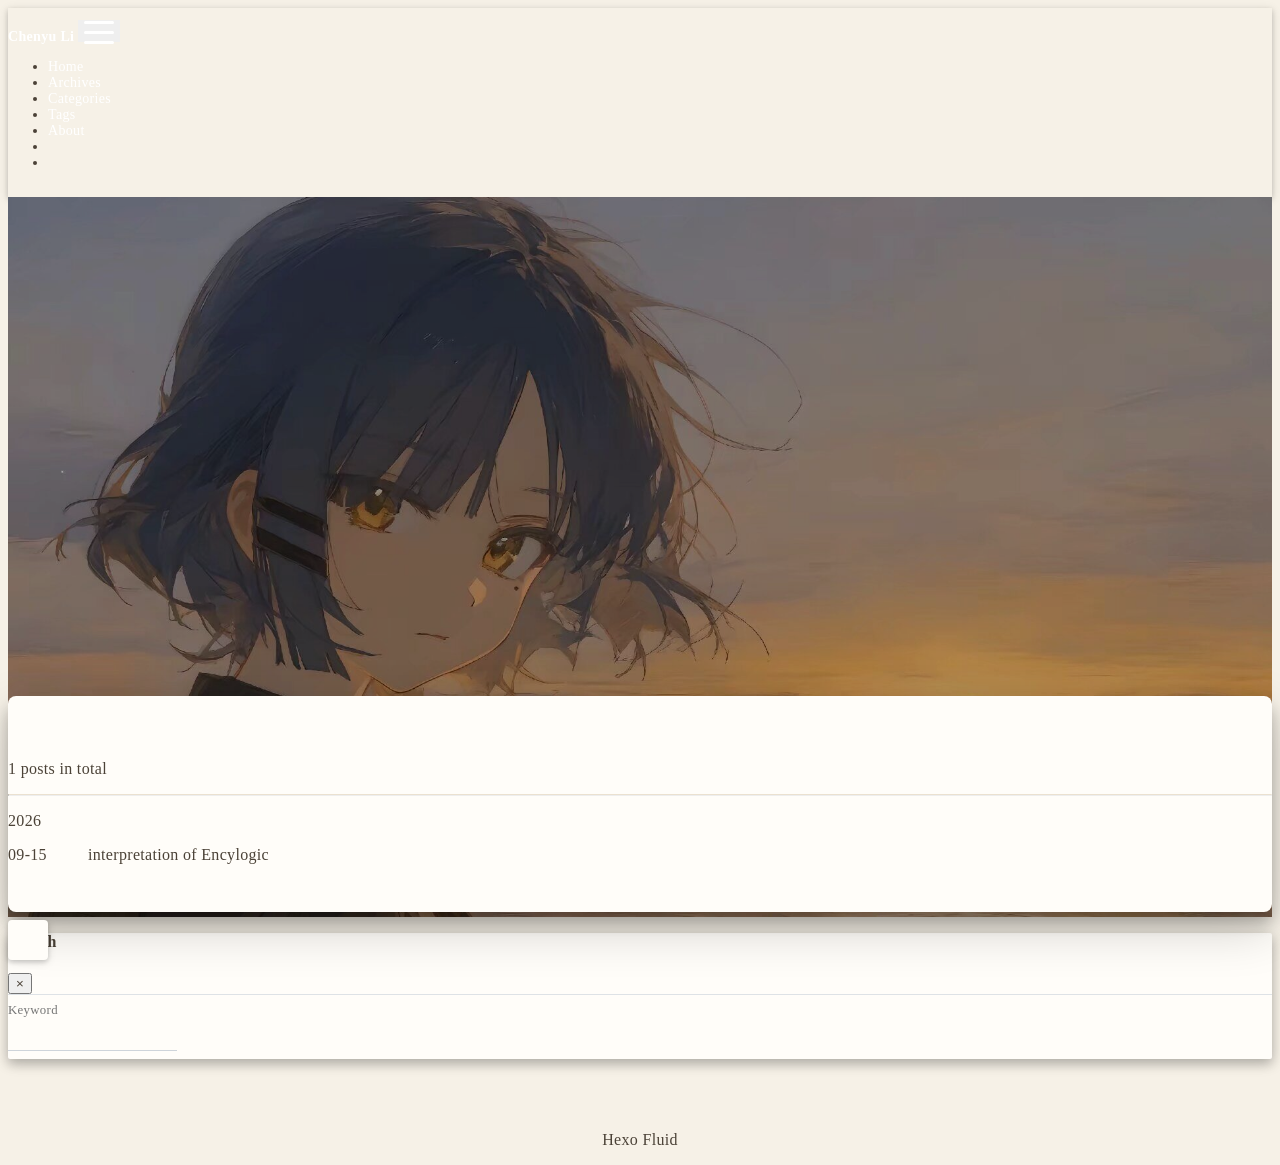
<file: tags/机器学习/index.html>
<!DOCTYPE html>
<html lang="en" data-default-color-scheme=auto>



<head>
  <meta charset="UTF-8">

  <link rel="apple-touch-icon" sizes="76x76" href="/img/apple-touch-icon.png">
  <link rel="icon" href="/img/favicon.png">
  

  <meta name="viewport" content="width=device-width, initial-scale=1.0, maximum-scale=5.0, shrink-to-fit=no">
  <meta http-equiv="x-ua-compatible" content="ie=edge">
  
  <meta name="theme-color" content="#2c3a52">
  <meta name="author" content="Chenyu Li">
  <meta name="keywords" content="EDA, Machine Learning, Blog，中国科学技术大学，USTC">
  
    <meta name="description" content="中科大大四学生的EDA、物理与代码学习笔记">
<meta property="og:type" content="website">
<meta property="og:title" content="Tags - 机器学习">
<meta property="og:url" content="https://chenyu-li-l.github.io/tags/%E6%9C%BA%E5%99%A8%E5%AD%A6%E4%B9%A0/index.html">
<meta property="og:site_name" content="Chenyu Li&#39;s Blogs">
<meta property="og:description" content="中科大大四学生的EDA、物理与代码学习笔记">
<meta property="og:locale" content="en_US">
<meta property="article:author" content="Chenyu Li">
<meta property="article:tag" content="EDA, Machine Learning, Blog，中国科学技术大学，USTC">
<meta name="twitter:card" content="summary_large_image">
  
  
  
  <title>Tags - 机器学习 - Chenyu Li&#39;s Blogs</title>

  <link  rel="stylesheet" href="https://lib.baomitu.com/twitter-bootstrap/4.6.1/css/bootstrap.min.css" />





<!-- 主题依赖的图标库，不要自行修改 -->
<!-- Do not modify the link that theme dependent icons -->

<link rel="stylesheet" href="//at.alicdn.com/t/c/font_1749284_5i9bdhy70f8.css">



<link rel="stylesheet" href="//at.alicdn.com/t/c/font_1736178_k526ubmyhba.css">


<link  rel="stylesheet" href="/css/main.css" />


  <link id="highlight-css" rel="stylesheet" href="/css/highlight.css" />
  
    <link id="highlight-css-dark" rel="stylesheet" href="/css/highlight-dark.css" />
  




  <script id="fluid-configs">
    var Fluid = window.Fluid || {};
    Fluid.ctx = Object.assign({}, Fluid.ctx)
    var CONFIG = {"hostname":"chenyu-li-l.github.io","root":"/","version":"1.9.9","typing":{"enable":true,"typeSpeed":70,"cursorChar":"_","loop":false,"scope":[]},"anchorjs":{"enable":true,"element":"h1,h2,h3,h4,h5,h6","placement":"left","visible":"hover","icon":""},"progressbar":{"enable":true,"height_px":3,"color":"#e8a54b","options":{"showSpinner":false,"trickleSpeed":100}},"code_language":{"enable":true,"default":"TEXT"},"copy_btn":true,"image_caption":{"enable":true},"image_zoom":{"enable":true,"img_url_replace":["",""]},"toc":{"enable":true,"expand_all":true,"placement":"right","headingSelector":"h1,h2,h3,h4,h5,h6","collapseDepth":0},"lazyload":{"enable":true,"loading_img":"/img/loading.gif","onlypost":false,"offset_factor":2},"web_analytics":{"enable":false,"follow_dnt":true,"baidu":null,"google":{"measurement_id":null},"tencent":{"sid":null,"cid":null},"leancloud":{"app_id":null,"app_key":null,"server_url":null,"path":"window.location.pathname","ignore_local":false},"openkounter":{"server_url":"https://open-kounter.mintimate.cn","path":"window.location.pathname","ignore_local":false},"umami":{"src":null,"website_id":null,"domains":null,"start_time":"2024-01-01T00:00:00.000Z","token":null,"api_server":null}},"search_path":"/local-search.xml","include_content_in_search":true};

    if (CONFIG.web_analytics.follow_dnt) {
      var dntVal = navigator.doNotTrack || window.doNotTrack || navigator.msDoNotTrack;
      Fluid.ctx.dnt = dntVal && (dntVal.startsWith('1') || dntVal.startsWith('yes') || dntVal.startsWith('on'));
    }
  </script>
  <script  src="/js/utils.js" ></script>
  <script  src="/js/color-schema.js" ></script>
  


  
<meta name="generator" content="Hexo 7.3.0"></head>


<body>
  

  <header>
    

<div class="header-inner" style="height: 80vh;">
  <nav id="navbar" class="navbar fixed-top  navbar-expand-lg navbar-dark scrolling-navbar">
  <div class="container">
    <a class="navbar-brand" href="/">
      <strong>Chenyu Li</strong>
    </a>

    <button id="navbar-toggler-btn" class="navbar-toggler" type="button" data-toggle="collapse"
            data-target="#navbarSupportedContent"
            aria-controls="navbarSupportedContent" aria-expanded="false" aria-label="Toggle navigation">
      <div class="animated-icon"><span></span><span></span><span></span></div>
    </button>

    <!-- Collapsible content (desktop) -->
    <div class="collapse navbar-collapse" id="navbarSupportedContent">
      <ul class="navbar-nav ml-auto text-center">
        
          
          
          
          
            <li class="nav-item">
              <a class="nav-link" href="/" target="_self">
                <i class="iconfont icon-home-fill"></i>
                <span>Home</span>
              </a>
            </li>
          
        
          
          
          
          
            <li class="nav-item">
              <a class="nav-link" href="/archives/" target="_self">
                <i class="iconfont icon-archive-fill"></i>
                <span>Archives</span>
              </a>
            </li>
          
        
          
          
          
          
            <li class="nav-item">
              <a class="nav-link" href="/categories/" target="_self">
                <i class="iconfont icon-category-fill"></i>
                <span>Categories</span>
              </a>
            </li>
          
        
          
          
          
          
            <li class="nav-item">
              <a class="nav-link" href="/tags/" target="_self">
                <i class="iconfont icon-tags-fill"></i>
                <span>Tags</span>
              </a>
            </li>
          
        
          
          
          
          
            <li class="nav-item">
              <a class="nav-link" href="/about/" target="_self">
                <i class="iconfont icon-user-fill"></i>
                <span>About</span>
              </a>
            </li>
          
        
        
          <li class="nav-item" id="search-btn">
            <a class="nav-link" target="_self" href="javascript:;" data-toggle="modal" data-target="#modalSearch" aria-label="Search">
              <i class="iconfont icon-search"></i>
            </a>
          </li>
          
        
        
          <li class="nav-item" id="color-toggle-btn">
            <a class="nav-link" target="_self" href="javascript:;" aria-label="Color Toggle">
              <i class="iconfont icon-dark" id="color-toggle-icon"></i>
            </a>
          </li>
        
      </ul>
    </div>
  </div>
</nav>

<!-- Mobile grid menu overlay -->
<div id="mobile-grid-menu" class="d-lg-none">
  <div class="mobile-grid-menu-inner">
    <div class="container">
      <div class="row">
        
          
          
          
          
            <div class="col-4 mobile-grid-cell">
              <a href="/" target="_self">
                <div class="mobile-grid-item">
                  <i class="iconfont icon-home-fill"></i>
                  <span>Home</span>
                </div>
              </a>
            </div>
          
        
          
          
          
          
            <div class="col-4 mobile-grid-cell">
              <a href="/archives/" target="_self">
                <div class="mobile-grid-item">
                  <i class="iconfont icon-archive-fill"></i>
                  <span>Archives</span>
                </div>
              </a>
            </div>
          
        
          
          
          
          
            <div class="col-4 mobile-grid-cell">
              <a href="/categories/" target="_self">
                <div class="mobile-grid-item">
                  <i class="iconfont icon-category-fill"></i>
                  <span>Categories</span>
                </div>
              </a>
            </div>
          
        
          
          
          
          
            <div class="col-4 mobile-grid-cell">
              <a href="/tags/" target="_self">
                <div class="mobile-grid-item">
                  <i class="iconfont icon-tags-fill"></i>
                  <span>Tags</span>
                </div>
              </a>
            </div>
          
        
          
          
          
          
            <div class="col-4 mobile-grid-cell">
              <a href="/about/" target="_self">
                <div class="mobile-grid-item">
                  <i class="iconfont icon-user-fill"></i>
                  <span>About</span>
                </div>
              </a>
            </div>
          
        
        
          <div class="col-4 mobile-grid-cell" id="mobile-search-btn">
            <a href="javascript:;" data-toggle="modal" data-target="#modalSearch" aria-label="Search">
              <div class="mobile-grid-item">
                <i class="iconfont icon-search"></i>
                <span>Search</span>
              </div>
            </a>
          </div>
        
        
          <div class="col-4 mobile-grid-cell" id="mobile-color-toggle-btn"
               data-label-light="Light"
               data-label-dark="Dark">
            <a href="javascript:;" aria-label="Color Toggle">
              <div class="mobile-grid-item">
                <i class="iconfont icon-dark" id="mobile-color-toggle-icon"></i>
                <span id="mobile-color-toggle-label">Dark</span>
              </div>
            </a>
          </div>
        
      </div>
    </div>
  </div>
</div>

  

<div id="banner" class="banner" parallax=true
     style="background: url('/img/default.jpg') no-repeat center center; background-size: cover;">
  <div class="full-bg-img">
    <div class="mask flex-center" style="background-color: rgba(0, 0, 0, 0.3)">
      <div class="banner-text text-center fade-in-up">
        <div class="h2">
          
            <span id="subtitle" data-typed-text="Tags - 机器学习"></span>
          
        </div>

        
      </div>

      
        <div class="scroll-down-bar">
          <i class="iconfont icon-arrowdown"></i>
        </div>
      
    </div>
  </div>
</div>



</div>

  </header>

  <main>
    
      <div class="container nopadding-x-md">
        <div id="board"
          >
          
          <div class="container">
            <div class="row">
              <div class="col-12 col-md-10 m-auto">
                

<div class="list-group">
  <p class="h4">1 posts in total</p>
  <hr>
  
  
    
      
      <p class="h5">2026</p>
    
    <a href="/2026/09/15/interpretation-of-Encylogic/" class="list-group-item list-group-item-action">
      <time>09-15</time>
      <div class="list-group-item-title">interpretation of Encylogic</div>
    </a>
  
</div>





              </div>
            </div>
          </div>
        </div>
      </div>
    

    
      <a id="scroll-top-button" aria-label="TOP" href="#" role="button">
        <i class="iconfont icon-arrowup" aria-hidden="true"></i>
      </a>
    

    
      <div class="modal fade" id="modalSearch" tabindex="-1" role="dialog" aria-labelledby="ModalLabel"
     aria-hidden="true">
  <div class="modal-dialog modal-dialog-scrollable modal-lg" role="document">
    <div class="modal-content">
      <div class="modal-header text-center">
        <h4 class="modal-title w-100 font-weight-bold">Search</h4>
        <button type="button" id="local-search-close" class="close" data-dismiss="modal" aria-label="Close">
          <span aria-hidden="true">&times;</span>
        </button>
      </div>
      <div class="modal-body mx-3">
        <div class="md-form mb-5">
          <input type="text" id="local-search-input" class="form-control validate">
          <label data-error="x" data-success="v" for="local-search-input">Keyword</label>
        </div>
        <div class="list-group" id="local-search-result"></div>
      </div>
    </div>
  </div>
</div>

    

    
  </main>

  <footer>
    <div class="footer-inner">
  
    <div class="footer-content">
       <a href="https://hexo.io" target="_blank" rel="nofollow noopener"><span>Hexo</span></a> <i class="iconfont icon-love"></i> <a href="https://github.com/fluid-dev/hexo-theme-fluid" target="_blank" rel="nofollow noopener"><span>Fluid</span></a> 
    </div>
  
  
  
</div>

  </footer>

  <!-- Scripts -->
  
  <script  src="https://lib.baomitu.com/nprogress/0.2.0/nprogress.min.js" ></script>
  <link  rel="stylesheet" href="https://lib.baomitu.com/nprogress/0.2.0/nprogress.min.css" />

  <script>
    NProgress.configure({"showSpinner":false,"trickleSpeed":100})
    NProgress.start()
    window.addEventListener('load', function() {
      NProgress.done();
    })
  </script>


<script  src="https://lib.baomitu.com/jquery/3.6.4/jquery.min.js" ></script>
<script  src="https://lib.baomitu.com/twitter-bootstrap/4.6.1/js/bootstrap.min.js" ></script>
<script  src="/js/events.js" ></script>
<script  src="/js/plugins.js" ></script>


  <script  src="https://lib.baomitu.com/typed.js/2.0.12/typed.min.js" ></script>
  <script>
    (function (window, document) {
      var typing = Fluid.plugins.typing;
      var subtitle = document.getElementById('subtitle');
      if (!subtitle || !typing) {
        return;
      }
      var text = subtitle.getAttribute('data-typed-text');
      
        typing(text);
      
    })(window, document);
  </script>




  
    <script  src="/js/img-lazyload.js" ></script>
  




  <script  src="/js/local-search.js" ></script>





<!-- 主题的启动项，将它保持在最底部 -->
<!-- the boot of the theme, keep it at the bottom -->
<script  src="/js/boot.js" ></script>


  

  <noscript>
    <div class="noscript-warning">Blog works best with JavaScript enabled</div>
  </noscript>
</body>
</html>
</file>
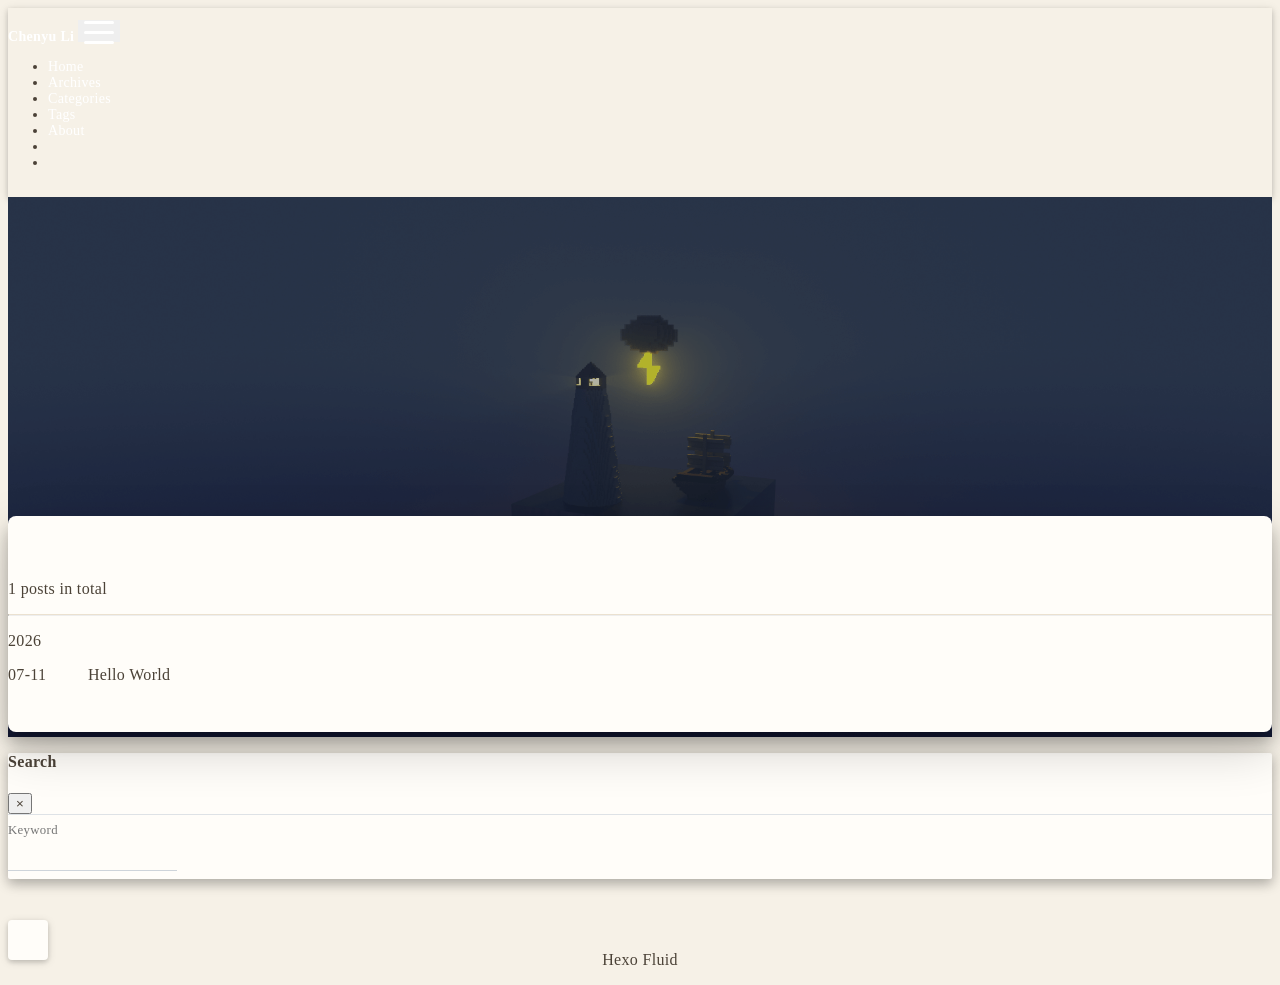
<file: archives/2026/07/index.html>
<!DOCTYPE html>
<html lang="en" data-default-color-scheme=auto>



<head>
  <meta charset="UTF-8">

  <link rel="apple-touch-icon" sizes="76x76" href="/img/fluid.png">
  <link rel="icon" href="/img/fluid.png">
  

  <meta name="viewport" content="width=device-width, initial-scale=1.0, maximum-scale=5.0, shrink-to-fit=no">
  <meta http-equiv="x-ua-compatible" content="ie=edge">
  
  <meta name="theme-color" content="#2f4154">
  <meta name="author" content="John Doe">
  <meta name="keywords" content="">
  
    <meta property="og:type" content="website">
<meta property="og:title" content="Archives">
<meta property="og:url" content="https://chenyu-li-l.github.io/archives/2026/07/index.html">
<meta property="og:site_name" content="Hexo">
<meta property="og:locale" content="en_US">
<meta property="article:author" content="John Doe">
<meta name="twitter:card" content="summary_large_image">
  
  
  
  <title>Archives - Hexo</title>

  <link  rel="stylesheet" href="https://lib.baomitu.com/twitter-bootstrap/4.6.1/css/bootstrap.min.css" />





<!-- 主题依赖的图标库，不要自行修改 -->
<!-- Do not modify the link that theme dependent icons -->

<link rel="stylesheet" href="//at.alicdn.com/t/c/font_1749284_5i9bdhy70f8.css">



<link rel="stylesheet" href="//at.alicdn.com/t/c/font_1736178_k526ubmyhba.css">


<link  rel="stylesheet" href="/css/main.css" />


  <link id="highlight-css" rel="stylesheet" href="/css/highlight.css" />
  
    <link id="highlight-css-dark" rel="stylesheet" href="/css/highlight-dark.css" />
  




  <script id="fluid-configs">
    var Fluid = window.Fluid || {};
    Fluid.ctx = Object.assign({}, Fluid.ctx)
    var CONFIG = {"hostname":"chenyu-li-l.github.io","root":"/","version":"1.9.9","typing":{"enable":true,"typeSpeed":70,"cursorChar":"_","loop":false,"scope":[]},"anchorjs":{"enable":true,"element":"h1,h2,h3,h4,h5,h6","placement":"left","visible":"hover","icon":""},"progressbar":{"enable":true,"height_px":3,"color":"#29d","options":{"showSpinner":false,"trickleSpeed":100}},"code_language":{"enable":true,"default":"TEXT"},"copy_btn":true,"image_caption":{"enable":true},"image_zoom":{"enable":true,"img_url_replace":["",""]},"toc":{"enable":true,"expand_all":true,"placement":"right","headingSelector":"h1,h2,h3,h4,h5,h6","collapseDepth":0},"lazyload":{"enable":true,"loading_img":"/img/loading.gif","onlypost":false,"offset_factor":2},"web_analytics":{"enable":false,"follow_dnt":true,"baidu":null,"google":{"measurement_id":null},"tencent":{"sid":null,"cid":null},"leancloud":{"app_id":null,"app_key":null,"server_url":null,"path":"window.location.pathname","ignore_local":false},"openkounter":{"server_url":"https://open-kounter.mintimate.cn","path":"window.location.pathname","ignore_local":false},"umami":{"src":null,"website_id":null,"domains":null,"start_time":"2024-01-01T00:00:00.000Z","token":null,"api_server":null}},"search_path":"/local-search.xml","include_content_in_search":true};

    if (CONFIG.web_analytics.follow_dnt) {
      var dntVal = navigator.doNotTrack || window.doNotTrack || navigator.msDoNotTrack;
      Fluid.ctx.dnt = dntVal && (dntVal.startsWith('1') || dntVal.startsWith('yes') || dntVal.startsWith('on'));
    }
  </script>
  <script  src="/js/utils.js" ></script>
  <script  src="/js/color-schema.js" ></script>
  


  
<meta name="generator" content="Hexo 7.3.0"></head>


<body>
  

  <header>
    

<div class="header-inner" style="height: 60vh;">
  <nav id="navbar" class="navbar fixed-top  navbar-expand-lg navbar-dark scrolling-navbar">
  <div class="container">
    <a class="navbar-brand" href="/">
      <strong>Chenyu Li</strong>
    </a>

    <button id="navbar-toggler-btn" class="navbar-toggler" type="button" data-toggle="collapse"
            data-target="#navbarSupportedContent"
            aria-controls="navbarSupportedContent" aria-expanded="false" aria-label="Toggle navigation">
      <div class="animated-icon"><span></span><span></span><span></span></div>
    </button>

    <!-- Collapsible content (desktop) -->
    <div class="collapse navbar-collapse" id="navbarSupportedContent">
      <ul class="navbar-nav ml-auto text-center">
        
          
          
          
          
            <li class="nav-item">
              <a class="nav-link" href="/" target="_self">
                <i class="iconfont icon-home-fill"></i>
                <span>Home</span>
              </a>
            </li>
          
        
          
          
          
          
            <li class="nav-item">
              <a class="nav-link" href="/archives/" target="_self">
                <i class="iconfont icon-archive-fill"></i>
                <span>Archives</span>
              </a>
            </li>
          
        
          
          
          
          
            <li class="nav-item">
              <a class="nav-link" href="/categories/" target="_self">
                <i class="iconfont icon-category-fill"></i>
                <span>Categories</span>
              </a>
            </li>
          
        
          
          
          
          
            <li class="nav-item">
              <a class="nav-link" href="/tags/" target="_self">
                <i class="iconfont icon-tags-fill"></i>
                <span>Tags</span>
              </a>
            </li>
          
        
          
          
          
          
            <li class="nav-item">
              <a class="nav-link" href="/about/" target="_self">
                <i class="iconfont icon-user-fill"></i>
                <span>About</span>
              </a>
            </li>
          
        
        
          <li class="nav-item" id="search-btn">
            <a class="nav-link" target="_self" href="javascript:;" data-toggle="modal" data-target="#modalSearch" aria-label="Search">
              <i class="iconfont icon-search"></i>
            </a>
          </li>
          
        
        
          <li class="nav-item" id="color-toggle-btn">
            <a class="nav-link" target="_self" href="javascript:;" aria-label="Color Toggle">
              <i class="iconfont icon-dark" id="color-toggle-icon"></i>
            </a>
          </li>
        
      </ul>
    </div>
  </div>
</nav>

<!-- Mobile grid menu overlay -->
<div id="mobile-grid-menu" class="d-lg-none">
  <div class="mobile-grid-menu-inner">
    <div class="container">
      <div class="row">
        
          
          
          
          
            <div class="col-4 mobile-grid-cell">
              <a href="/" target="_self">
                <div class="mobile-grid-item">
                  <i class="iconfont icon-home-fill"></i>
                  <span>Home</span>
                </div>
              </a>
            </div>
          
        
          
          
          
          
            <div class="col-4 mobile-grid-cell">
              <a href="/archives/" target="_self">
                <div class="mobile-grid-item">
                  <i class="iconfont icon-archive-fill"></i>
                  <span>Archives</span>
                </div>
              </a>
            </div>
          
        
          
          
          
          
            <div class="col-4 mobile-grid-cell">
              <a href="/categories/" target="_self">
                <div class="mobile-grid-item">
                  <i class="iconfont icon-category-fill"></i>
                  <span>Categories</span>
                </div>
              </a>
            </div>
          
        
          
          
          
          
            <div class="col-4 mobile-grid-cell">
              <a href="/tags/" target="_self">
                <div class="mobile-grid-item">
                  <i class="iconfont icon-tags-fill"></i>
                  <span>Tags</span>
                </div>
              </a>
            </div>
          
        
          
          
          
          
            <div class="col-4 mobile-grid-cell">
              <a href="/about/" target="_self">
                <div class="mobile-grid-item">
                  <i class="iconfont icon-user-fill"></i>
                  <span>About</span>
                </div>
              </a>
            </div>
          
        
        
          <div class="col-4 mobile-grid-cell" id="mobile-search-btn">
            <a href="javascript:;" data-toggle="modal" data-target="#modalSearch" aria-label="Search">
              <div class="mobile-grid-item">
                <i class="iconfont icon-search"></i>
                <span>Search</span>
              </div>
            </a>
          </div>
        
        
          <div class="col-4 mobile-grid-cell" id="mobile-color-toggle-btn"
               data-label-light="Light"
               data-label-dark="Dark">
            <a href="javascript:;" aria-label="Color Toggle">
              <div class="mobile-grid-item">
                <i class="iconfont icon-dark" id="mobile-color-toggle-icon"></i>
                <span id="mobile-color-toggle-label">Dark</span>
              </div>
            </a>
          </div>
        
      </div>
    </div>
  </div>
</div>

  

<div id="banner" class="banner" parallax=true
     style="background: url('/img/default.png') no-repeat center center; background-size: cover;">
  <div class="full-bg-img">
    <div class="mask flex-center" style="background-color: rgba(0, 0, 0, 0.3)">
      <div class="banner-text text-center fade-in-up">
        <div class="h2">
          
            <span id="subtitle" data-typed-text="Archives"></span>
          
        </div>

        
      </div>

      
    </div>
  </div>
</div>



</div>

  </header>

  <main>
    
      <div class="container nopadding-x-md">
        <div id="board"
          >
          
          <div class="container">
            <div class="row">
              <div class="col-12 col-md-10 m-auto">
                

<div class="list-group">
  <p class="h4">1 posts in total</p>
  <hr>
  
  
    
      
      <p class="h5">2026</p>
    
    <a href="/2026/07/11/hello-world/" class="list-group-item list-group-item-action">
      <time>07-11</time>
      <div class="list-group-item-title">Hello World</div>
    </a>
  
</div>





              </div>
            </div>
          </div>
        </div>
      </div>
    

    
      <a id="scroll-top-button" aria-label="TOP" href="#" role="button">
        <i class="iconfont icon-arrowup" aria-hidden="true"></i>
      </a>
    

    
      <div class="modal fade" id="modalSearch" tabindex="-1" role="dialog" aria-labelledby="ModalLabel"
     aria-hidden="true">
  <div class="modal-dialog modal-dialog-scrollable modal-lg" role="document">
    <div class="modal-content">
      <div class="modal-header text-center">
        <h4 class="modal-title w-100 font-weight-bold">Search</h4>
        <button type="button" id="local-search-close" class="close" data-dismiss="modal" aria-label="Close">
          <span aria-hidden="true">&times;</span>
        </button>
      </div>
      <div class="modal-body mx-3">
        <div class="md-form mb-5">
          <input type="text" id="local-search-input" class="form-control validate">
          <label data-error="x" data-success="v" for="local-search-input">Keyword</label>
        </div>
        <div class="list-group" id="local-search-result"></div>
      </div>
    </div>
  </div>
</div>

    

    
  </main>

  <footer>
    <div class="footer-inner">
  
    <div class="footer-content">
       <a href="https://hexo.io" target="_blank" rel="nofollow noopener"><span>Hexo</span></a> <i class="iconfont icon-love"></i> <a href="https://github.com/fluid-dev/hexo-theme-fluid" target="_blank" rel="nofollow noopener"><span>Fluid</span></a> 
    </div>
  
  
  
</div>

  </footer>

  <!-- Scripts -->
  
  <script  src="https://lib.baomitu.com/nprogress/0.2.0/nprogress.min.js" ></script>
  <link  rel="stylesheet" href="https://lib.baomitu.com/nprogress/0.2.0/nprogress.min.css" />

  <script>
    NProgress.configure({"showSpinner":false,"trickleSpeed":100})
    NProgress.start()
    window.addEventListener('load', function() {
      NProgress.done();
    })
  </script>


<script  src="https://lib.baomitu.com/jquery/3.6.4/jquery.min.js" ></script>
<script  src="https://lib.baomitu.com/twitter-bootstrap/4.6.1/js/bootstrap.min.js" ></script>
<script  src="/js/events.js" ></script>
<script  src="/js/plugins.js" ></script>


  <script  src="https://lib.baomitu.com/typed.js/2.0.12/typed.min.js" ></script>
  <script>
    (function (window, document) {
      var typing = Fluid.plugins.typing;
      var subtitle = document.getElementById('subtitle');
      if (!subtitle || !typing) {
        return;
      }
      var text = subtitle.getAttribute('data-typed-text');
      
        typing(text);
      
    })(window, document);
  </script>




  
    <script  src="/js/img-lazyload.js" ></script>
  




  <script  src="/js/local-search.js" ></script>





<!-- 主题的启动项，将它保持在最底部 -->
<!-- the boot of the theme, keep it at the bottom -->
<script  src="/js/boot.js" ></script>


  

  <noscript>
    <div class="noscript-warning">Blog works best with JavaScript enabled</div>
  </noscript>
</body>
</html>
</file>
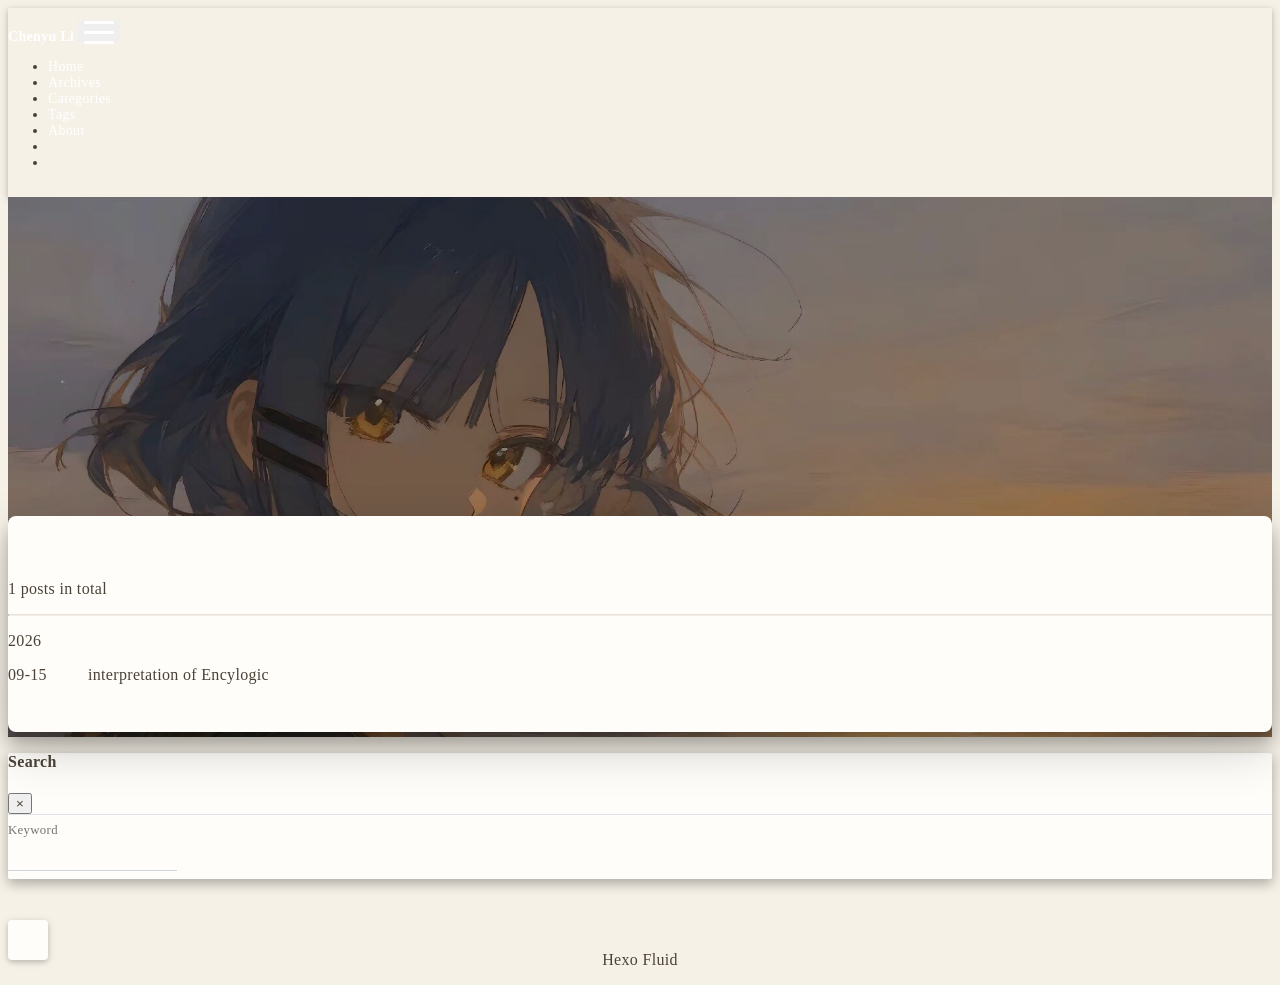
<file: archives/2026/09/index.html>
<!DOCTYPE html>
<html lang="en" data-default-color-scheme=auto>



<head>
  <meta charset="UTF-8">

  <link rel="apple-touch-icon" sizes="76x76" href="/img/apple-touch-icon.png">
  <link rel="icon" href="/img/favicon.png">
  

  <meta name="viewport" content="width=device-width, initial-scale=1.0, maximum-scale=5.0, shrink-to-fit=no">
  <meta http-equiv="x-ua-compatible" content="ie=edge">
  
  <meta name="theme-color" content="#2c3a52">
  <meta name="author" content="Chenyu Li">
  <meta name="keywords" content="EDA, Machine Learning, Blog，中国科学技术大学，USTC">
  
    <meta name="description" content="中科大大四学生的EDA、物理与代码学习笔记">
<meta property="og:type" content="website">
<meta property="og:title" content="Archives">
<meta property="og:url" content="https://chenyu-li-l.github.io/archives/2026/09/index.html">
<meta property="og:site_name" content="Chenyu Li&#39;s Blogs">
<meta property="og:description" content="中科大大四学生的EDA、物理与代码学习笔记">
<meta property="og:locale" content="en_US">
<meta property="article:author" content="Chenyu Li">
<meta property="article:tag" content="EDA, Machine Learning, Blog，中国科学技术大学，USTC">
<meta name="twitter:card" content="summary_large_image">
  
  
  
  <title>Archives - Chenyu Li&#39;s Blogs</title>

  <link  rel="stylesheet" href="https://lib.baomitu.com/twitter-bootstrap/4.6.1/css/bootstrap.min.css" />





<!-- 主题依赖的图标库，不要自行修改 -->
<!-- Do not modify the link that theme dependent icons -->

<link rel="stylesheet" href="//at.alicdn.com/t/c/font_1749284_5i9bdhy70f8.css">



<link rel="stylesheet" href="//at.alicdn.com/t/c/font_1736178_k526ubmyhba.css">


<link  rel="stylesheet" href="/css/main.css" />


  <link id="highlight-css" rel="stylesheet" href="/css/highlight.css" />
  
    <link id="highlight-css-dark" rel="stylesheet" href="/css/highlight-dark.css" />
  




  <script id="fluid-configs">
    var Fluid = window.Fluid || {};
    Fluid.ctx = Object.assign({}, Fluid.ctx)
    var CONFIG = {"hostname":"chenyu-li-l.github.io","root":"/","version":"1.9.9","typing":{"enable":true,"typeSpeed":70,"cursorChar":"_","loop":false,"scope":[]},"anchorjs":{"enable":true,"element":"h1,h2,h3,h4,h5,h6","placement":"left","visible":"hover","icon":""},"progressbar":{"enable":true,"height_px":3,"color":"#e8a54b","options":{"showSpinner":false,"trickleSpeed":100}},"code_language":{"enable":true,"default":"TEXT"},"copy_btn":true,"image_caption":{"enable":true},"image_zoom":{"enable":true,"img_url_replace":["",""]},"toc":{"enable":true,"expand_all":true,"placement":"right","headingSelector":"h1,h2,h3,h4,h5,h6","collapseDepth":0},"lazyload":{"enable":true,"loading_img":"/img/loading.gif","onlypost":false,"offset_factor":2},"web_analytics":{"enable":false,"follow_dnt":true,"baidu":null,"google":{"measurement_id":null},"tencent":{"sid":null,"cid":null},"leancloud":{"app_id":null,"app_key":null,"server_url":null,"path":"window.location.pathname","ignore_local":false},"openkounter":{"server_url":"https://open-kounter.mintimate.cn","path":"window.location.pathname","ignore_local":false},"umami":{"src":null,"website_id":null,"domains":null,"start_time":"2024-01-01T00:00:00.000Z","token":null,"api_server":null}},"search_path":"/local-search.xml","include_content_in_search":true};

    if (CONFIG.web_analytics.follow_dnt) {
      var dntVal = navigator.doNotTrack || window.doNotTrack || navigator.msDoNotTrack;
      Fluid.ctx.dnt = dntVal && (dntVal.startsWith('1') || dntVal.startsWith('yes') || dntVal.startsWith('on'));
    }
  </script>
  <script  src="/js/utils.js" ></script>
  <script  src="/js/color-schema.js" ></script>
  


  
<meta name="generator" content="Hexo 7.3.0"></head>


<body>
  

  <header>
    

<div class="header-inner" style="height: 60vh;">
  <nav id="navbar" class="navbar fixed-top  navbar-expand-lg navbar-dark scrolling-navbar">
  <div class="container">
    <a class="navbar-brand" href="/">
      <strong>Chenyu Li</strong>
    </a>

    <button id="navbar-toggler-btn" class="navbar-toggler" type="button" data-toggle="collapse"
            data-target="#navbarSupportedContent"
            aria-controls="navbarSupportedContent" aria-expanded="false" aria-label="Toggle navigation">
      <div class="animated-icon"><span></span><span></span><span></span></div>
    </button>

    <!-- Collapsible content (desktop) -->
    <div class="collapse navbar-collapse" id="navbarSupportedContent">
      <ul class="navbar-nav ml-auto text-center">
        
          
          
          
          
            <li class="nav-item">
              <a class="nav-link" href="/" target="_self">
                <i class="iconfont icon-home-fill"></i>
                <span>Home</span>
              </a>
            </li>
          
        
          
          
          
          
            <li class="nav-item">
              <a class="nav-link" href="/archives/" target="_self">
                <i class="iconfont icon-archive-fill"></i>
                <span>Archives</span>
              </a>
            </li>
          
        
          
          
          
          
            <li class="nav-item">
              <a class="nav-link" href="/categories/" target="_self">
                <i class="iconfont icon-category-fill"></i>
                <span>Categories</span>
              </a>
            </li>
          
        
          
          
          
          
            <li class="nav-item">
              <a class="nav-link" href="/tags/" target="_self">
                <i class="iconfont icon-tags-fill"></i>
                <span>Tags</span>
              </a>
            </li>
          
        
          
          
          
          
            <li class="nav-item">
              <a class="nav-link" href="/about/" target="_self">
                <i class="iconfont icon-user-fill"></i>
                <span>About</span>
              </a>
            </li>
          
        
        
          <li class="nav-item" id="search-btn">
            <a class="nav-link" target="_self" href="javascript:;" data-toggle="modal" data-target="#modalSearch" aria-label="Search">
              <i class="iconfont icon-search"></i>
            </a>
          </li>
          
        
        
          <li class="nav-item" id="color-toggle-btn">
            <a class="nav-link" target="_self" href="javascript:;" aria-label="Color Toggle">
              <i class="iconfont icon-dark" id="color-toggle-icon"></i>
            </a>
          </li>
        
      </ul>
    </div>
  </div>
</nav>

<!-- Mobile grid menu overlay -->
<div id="mobile-grid-menu" class="d-lg-none">
  <div class="mobile-grid-menu-inner">
    <div class="container">
      <div class="row">
        
          
          
          
          
            <div class="col-4 mobile-grid-cell">
              <a href="/" target="_self">
                <div class="mobile-grid-item">
                  <i class="iconfont icon-home-fill"></i>
                  <span>Home</span>
                </div>
              </a>
            </div>
          
        
          
          
          
          
            <div class="col-4 mobile-grid-cell">
              <a href="/archives/" target="_self">
                <div class="mobile-grid-item">
                  <i class="iconfont icon-archive-fill"></i>
                  <span>Archives</span>
                </div>
              </a>
            </div>
          
        
          
          
          
          
            <div class="col-4 mobile-grid-cell">
              <a href="/categories/" target="_self">
                <div class="mobile-grid-item">
                  <i class="iconfont icon-category-fill"></i>
                  <span>Categories</span>
                </div>
              </a>
            </div>
          
        
          
          
          
          
            <div class="col-4 mobile-grid-cell">
              <a href="/tags/" target="_self">
                <div class="mobile-grid-item">
                  <i class="iconfont icon-tags-fill"></i>
                  <span>Tags</span>
                </div>
              </a>
            </div>
          
        
          
          
          
          
            <div class="col-4 mobile-grid-cell">
              <a href="/about/" target="_self">
                <div class="mobile-grid-item">
                  <i class="iconfont icon-user-fill"></i>
                  <span>About</span>
                </div>
              </a>
            </div>
          
        
        
          <div class="col-4 mobile-grid-cell" id="mobile-search-btn">
            <a href="javascript:;" data-toggle="modal" data-target="#modalSearch" aria-label="Search">
              <div class="mobile-grid-item">
                <i class="iconfont icon-search"></i>
                <span>Search</span>
              </div>
            </a>
          </div>
        
        
          <div class="col-4 mobile-grid-cell" id="mobile-color-toggle-btn"
               data-label-light="Light"
               data-label-dark="Dark">
            <a href="javascript:;" aria-label="Color Toggle">
              <div class="mobile-grid-item">
                <i class="iconfont icon-dark" id="mobile-color-toggle-icon"></i>
                <span id="mobile-color-toggle-label">Dark</span>
              </div>
            </a>
          </div>
        
      </div>
    </div>
  </div>
</div>

  

<div id="banner" class="banner" parallax=true
     style="background: url('/img/default.jpg') no-repeat center center; background-size: cover;">
  <div class="full-bg-img">
    <div class="mask flex-center" style="background-color: rgba(0, 0, 0, 0.3)">
      <div class="banner-text text-center fade-in-up">
        <div class="h2">
          
            <span id="subtitle" data-typed-text="Archives"></span>
          
        </div>

        
      </div>

      
    </div>
  </div>
</div>



</div>

  </header>

  <main>
    
      <div class="container nopadding-x-md">
        <div id="board"
          >
          
          <div class="container">
            <div class="row">
              <div class="col-12 col-md-10 m-auto">
                

<div class="list-group">
  <p class="h4">1 posts in total</p>
  <hr>
  
  
    
      
      <p class="h5">2026</p>
    
    <a href="/2026/09/15/interpretation-of-Encylogic/" class="list-group-item list-group-item-action">
      <time>09-15</time>
      <div class="list-group-item-title">interpretation of Encylogic</div>
    </a>
  
</div>





              </div>
            </div>
          </div>
        </div>
      </div>
    

    
      <a id="scroll-top-button" aria-label="TOP" href="#" role="button">
        <i class="iconfont icon-arrowup" aria-hidden="true"></i>
      </a>
    

    
      <div class="modal fade" id="modalSearch" tabindex="-1" role="dialog" aria-labelledby="ModalLabel"
     aria-hidden="true">
  <div class="modal-dialog modal-dialog-scrollable modal-lg" role="document">
    <div class="modal-content">
      <div class="modal-header text-center">
        <h4 class="modal-title w-100 font-weight-bold">Search</h4>
        <button type="button" id="local-search-close" class="close" data-dismiss="modal" aria-label="Close">
          <span aria-hidden="true">&times;</span>
        </button>
      </div>
      <div class="modal-body mx-3">
        <div class="md-form mb-5">
          <input type="text" id="local-search-input" class="form-control validate">
          <label data-error="x" data-success="v" for="local-search-input">Keyword</label>
        </div>
        <div class="list-group" id="local-search-result"></div>
      </div>
    </div>
  </div>
</div>

    

    
  </main>

  <footer>
    <div class="footer-inner">
  
    <div class="footer-content">
       <a href="https://hexo.io" target="_blank" rel="nofollow noopener"><span>Hexo</span></a> <i class="iconfont icon-love"></i> <a href="https://github.com/fluid-dev/hexo-theme-fluid" target="_blank" rel="nofollow noopener"><span>Fluid</span></a> 
    </div>
  
  
  
</div>

  </footer>

  <!-- Scripts -->
  
  <script  src="https://lib.baomitu.com/nprogress/0.2.0/nprogress.min.js" ></script>
  <link  rel="stylesheet" href="https://lib.baomitu.com/nprogress/0.2.0/nprogress.min.css" />

  <script>
    NProgress.configure({"showSpinner":false,"trickleSpeed":100})
    NProgress.start()
    window.addEventListener('load', function() {
      NProgress.done();
    })
  </script>


<script  src="https://lib.baomitu.com/jquery/3.6.4/jquery.min.js" ></script>
<script  src="https://lib.baomitu.com/twitter-bootstrap/4.6.1/js/bootstrap.min.js" ></script>
<script  src="/js/events.js" ></script>
<script  src="/js/plugins.js" ></script>


  <script  src="https://lib.baomitu.com/typed.js/2.0.12/typed.min.js" ></script>
  <script>
    (function (window, document) {
      var typing = Fluid.plugins.typing;
      var subtitle = document.getElementById('subtitle');
      if (!subtitle || !typing) {
        return;
      }
      var text = subtitle.getAttribute('data-typed-text');
      
        typing(text);
      
    })(window, document);
  </script>




  
    <script  src="/js/img-lazyload.js" ></script>
  




  <script  src="/js/local-search.js" ></script>





<!-- 主题的启动项，将它保持在最底部 -->
<!-- the boot of the theme, keep it at the bottom -->
<script  src="/js/boot.js" ></script>


  

  <noscript>
    <div class="noscript-warning">Blog works best with JavaScript enabled</div>
  </noscript>
</body>
</html>
</file>
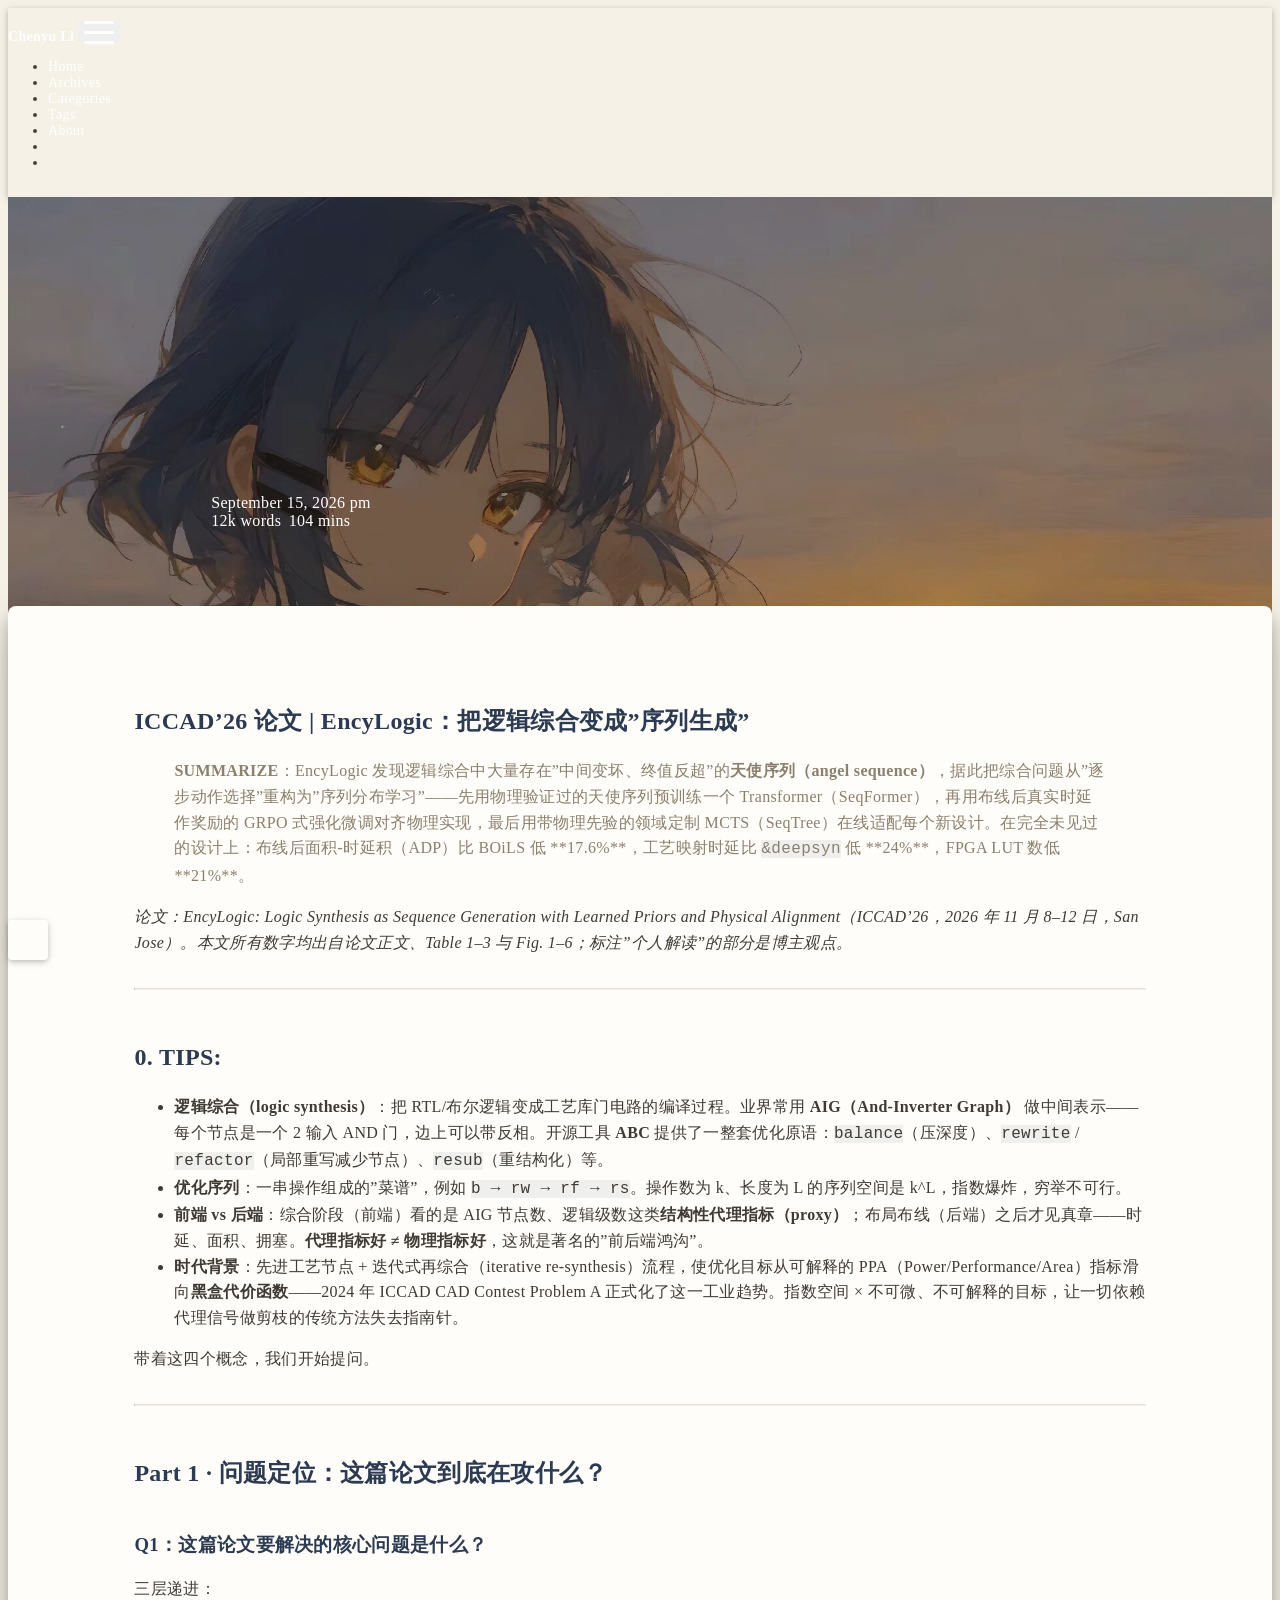
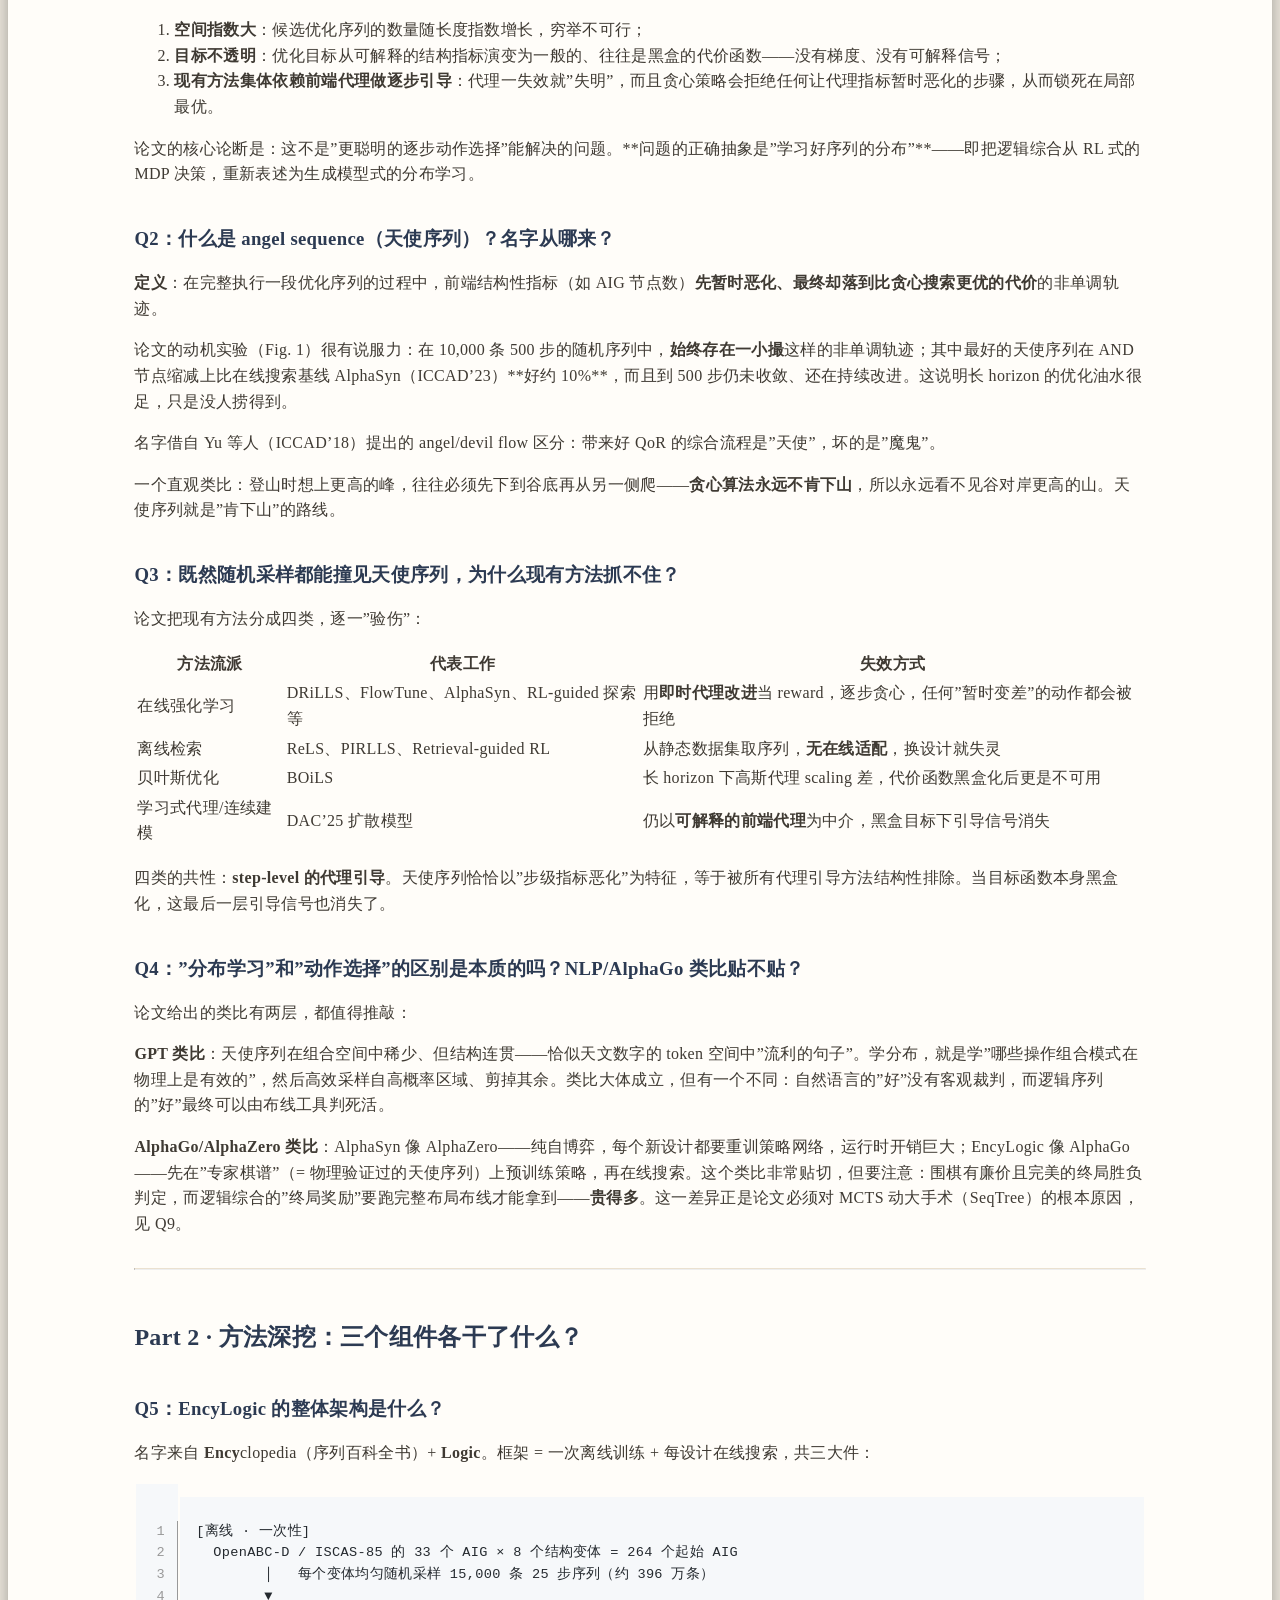
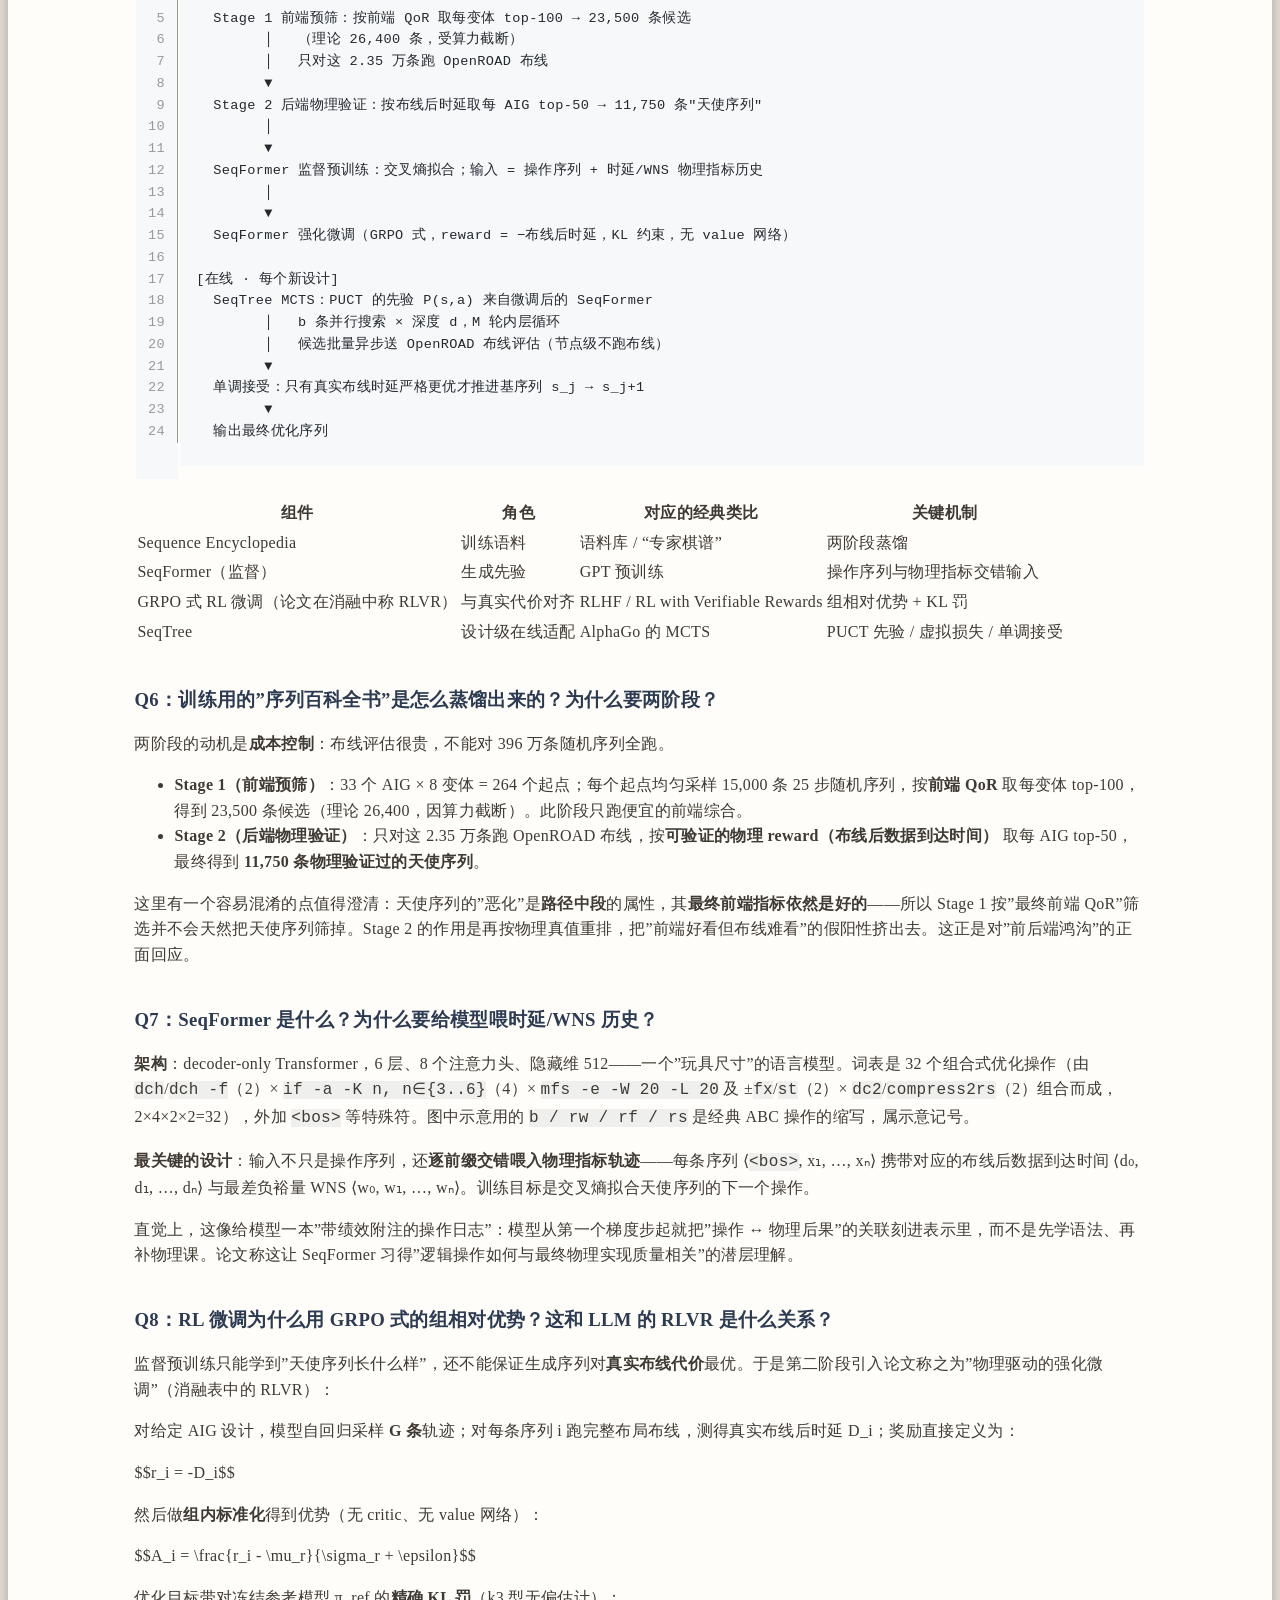
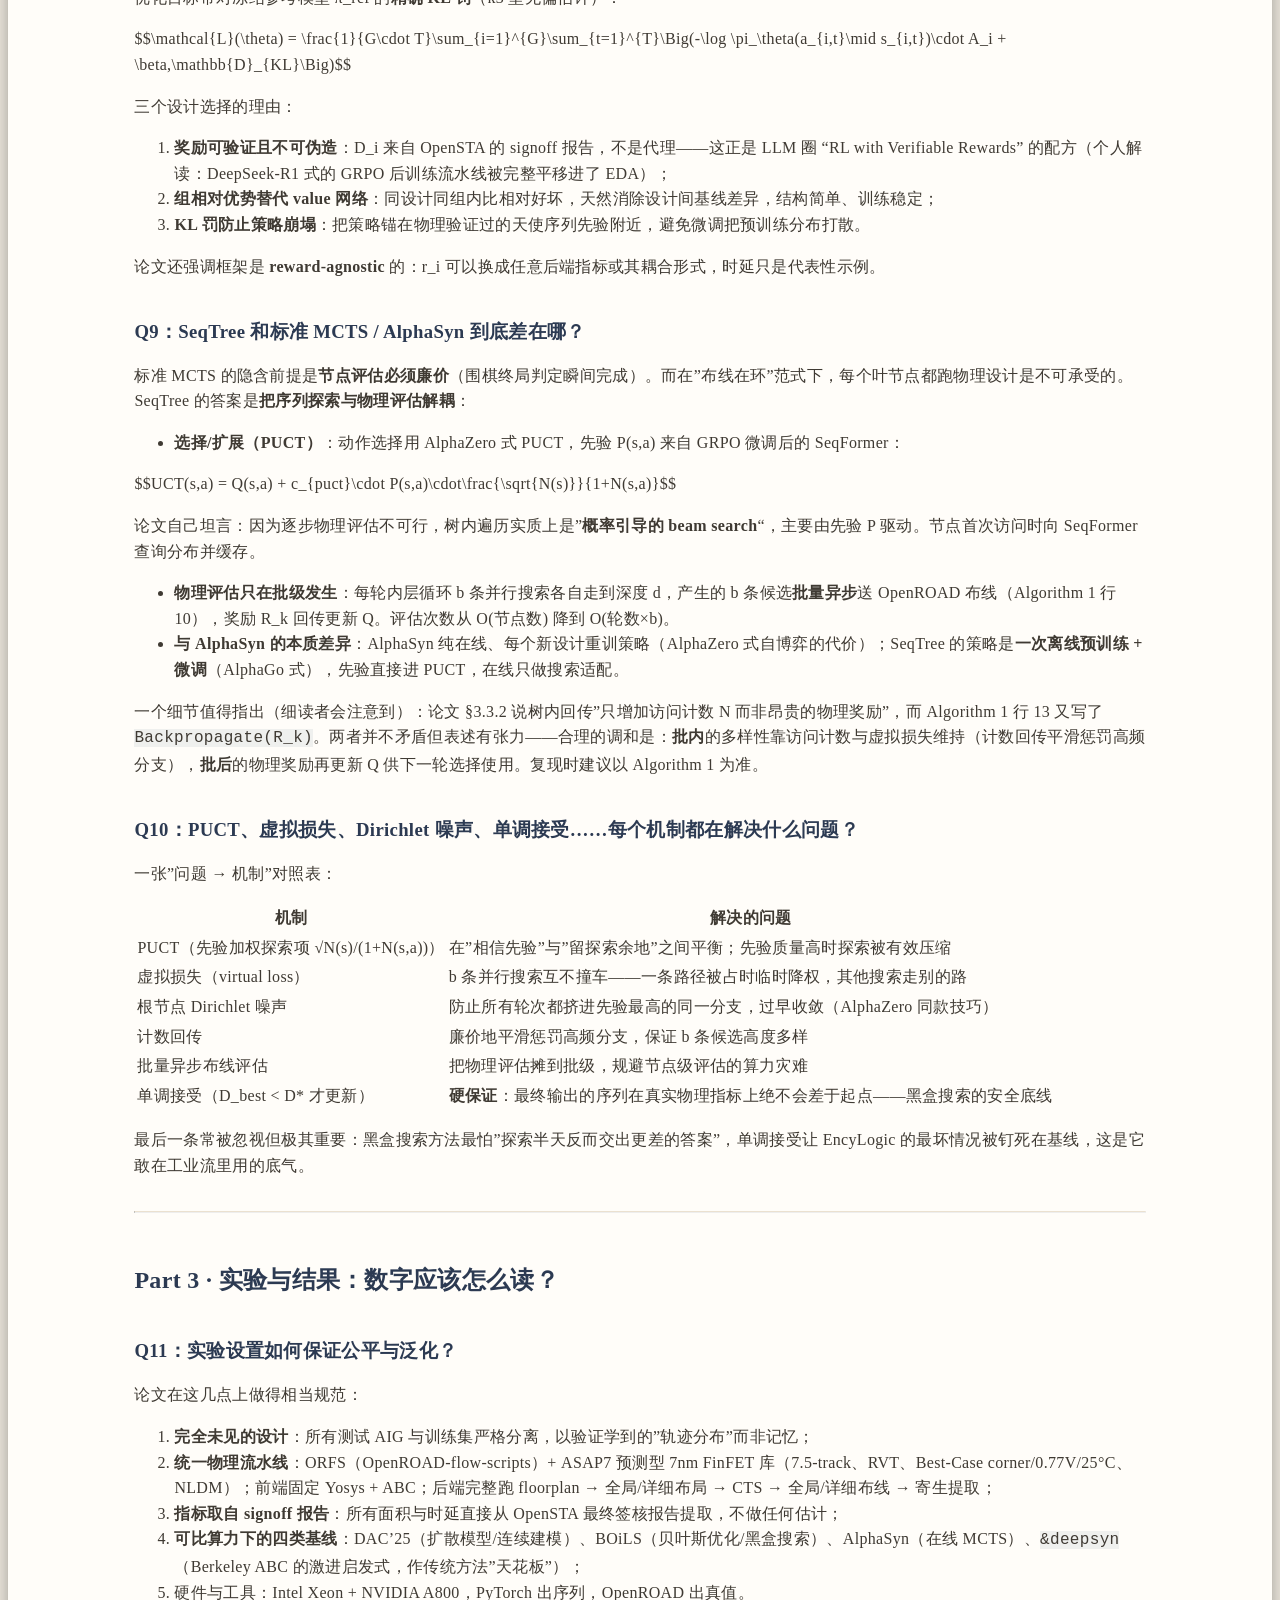
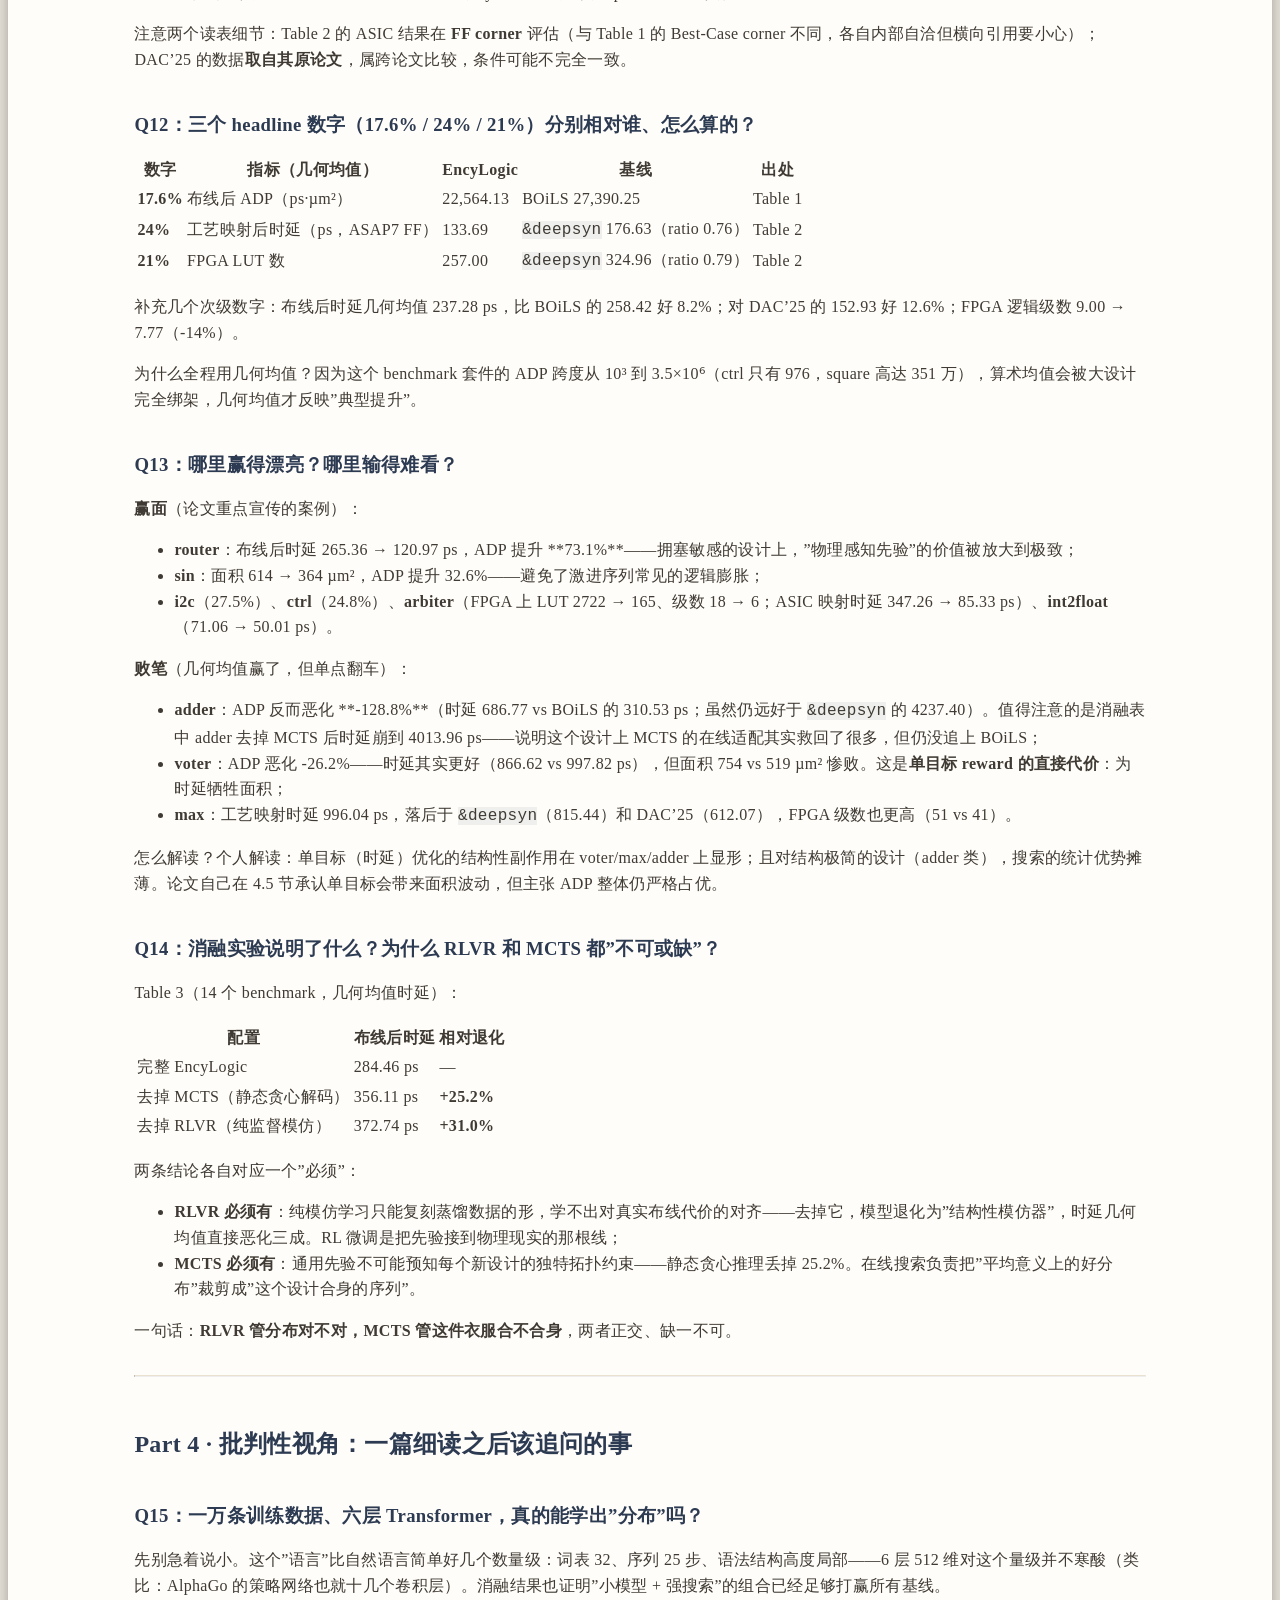
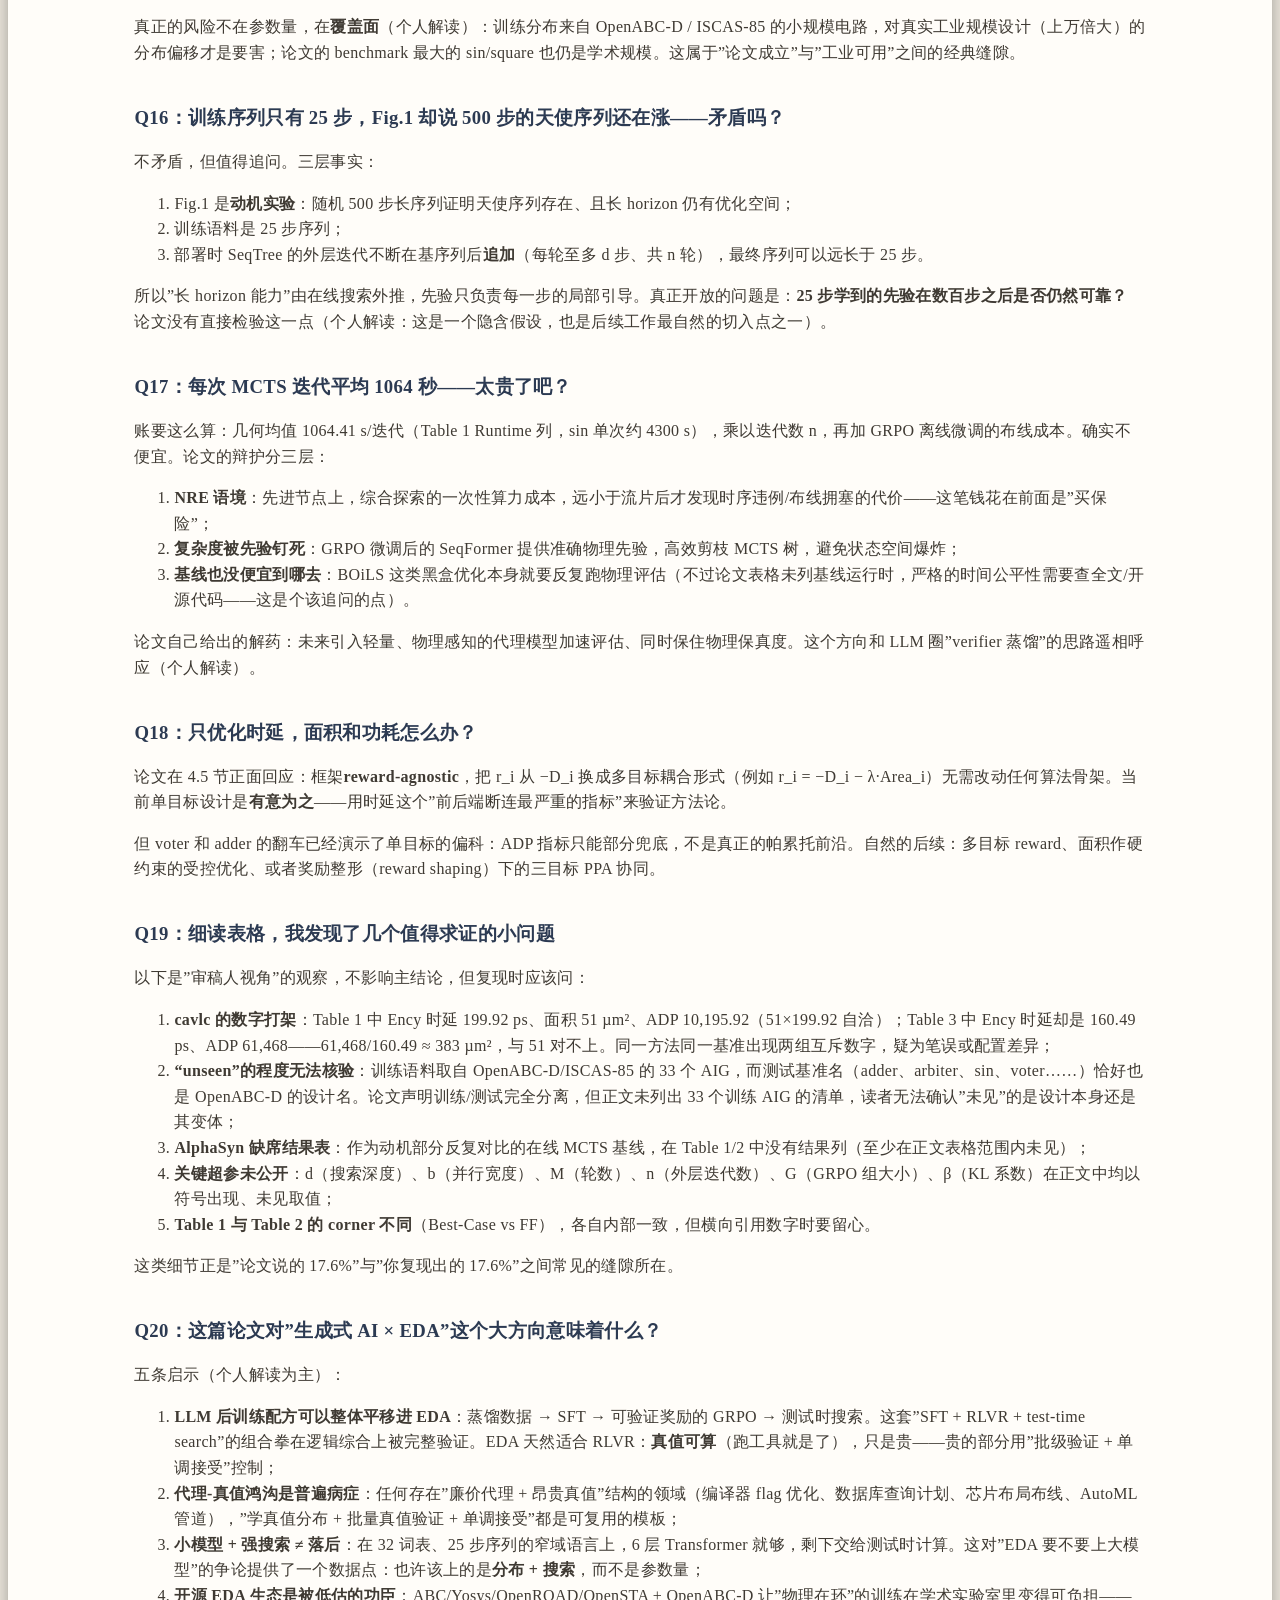
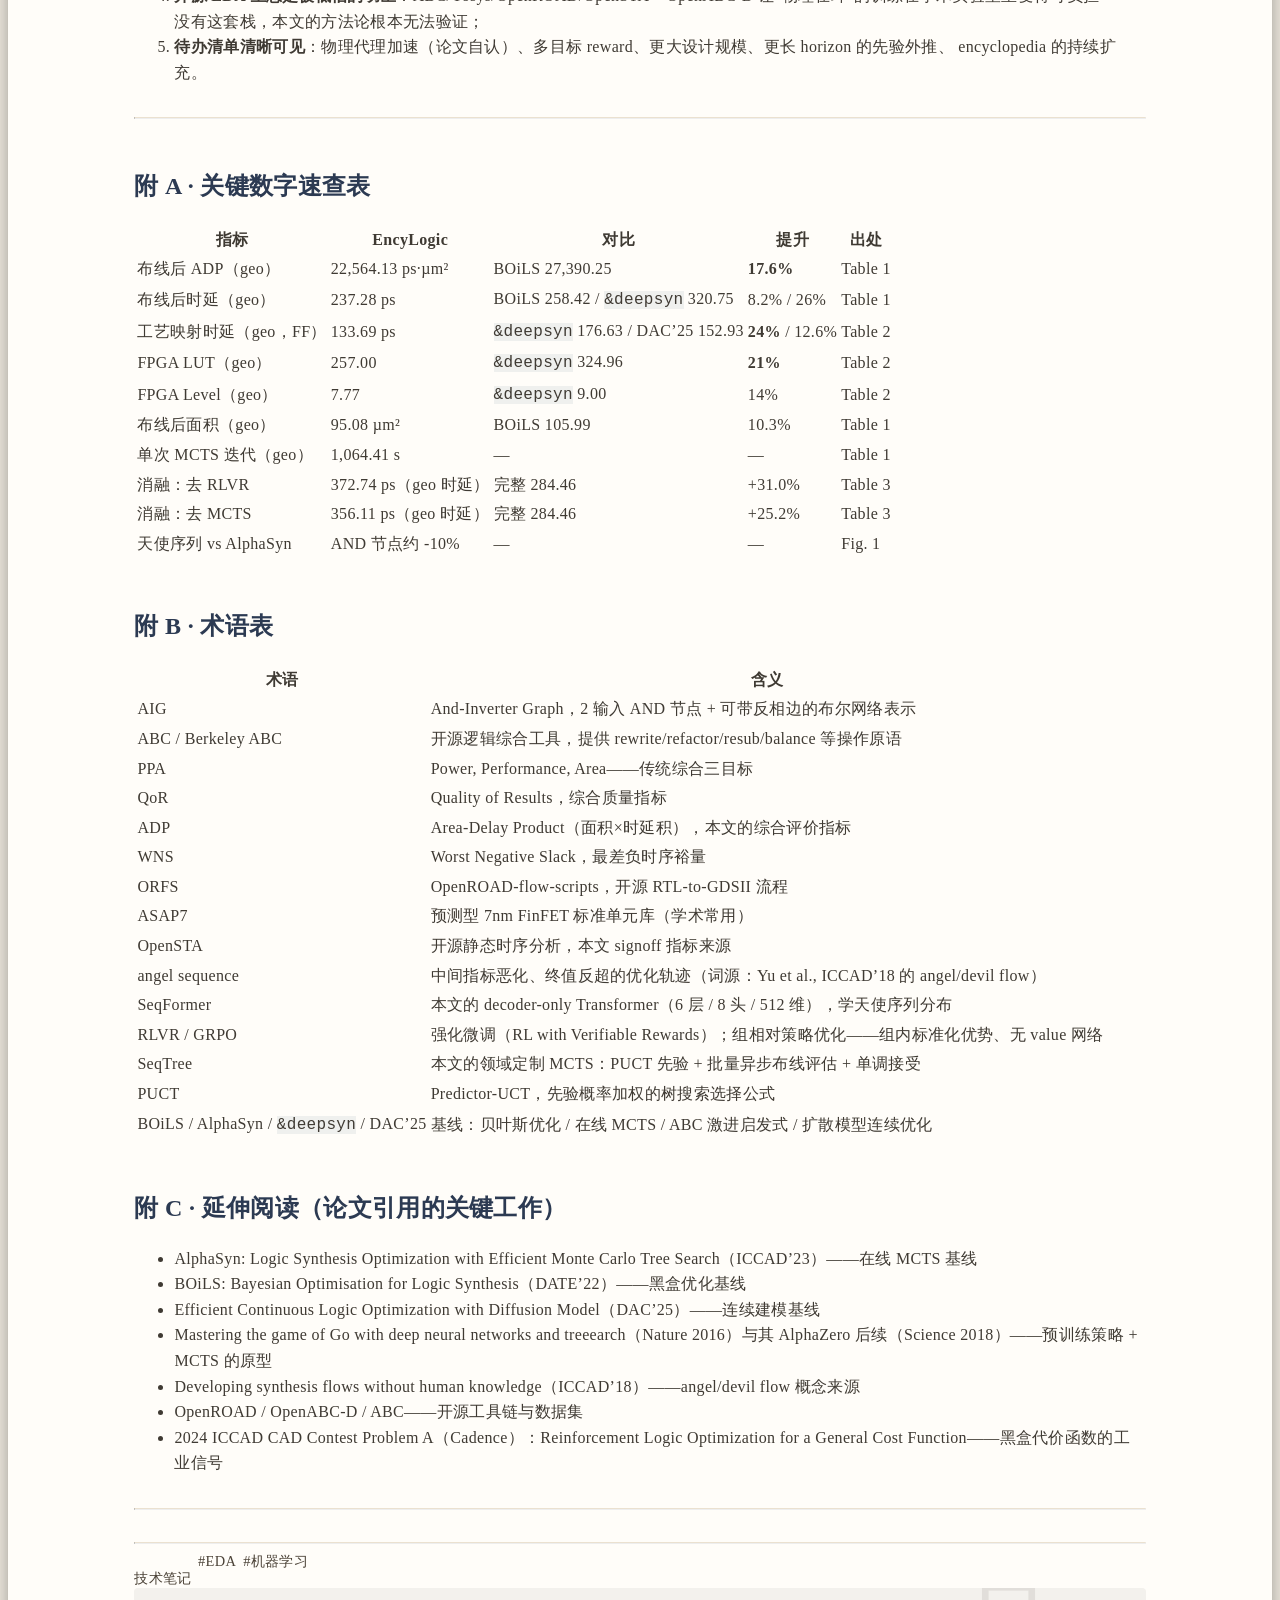
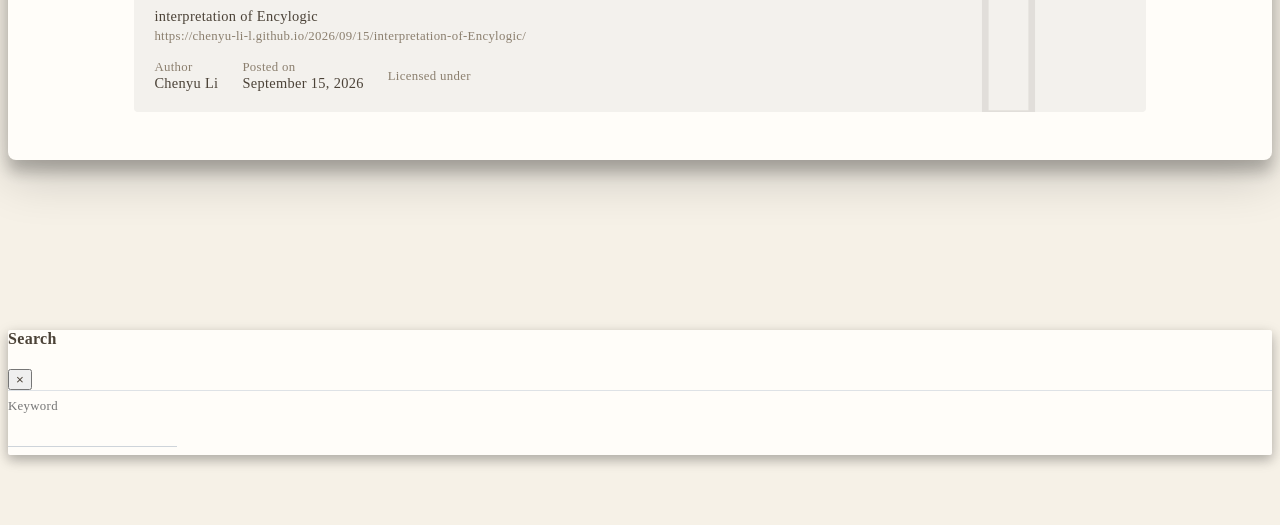
<file: 2026/09/15/interpretation-of-Encylogic/index.html>
<!DOCTYPE html>
<html lang="en" data-default-color-scheme=auto>



<head>
  <meta charset="UTF-8">

  <link rel="apple-touch-icon" sizes="76x76" href="/img/apple-touch-icon.png">
  <link rel="icon" href="/img/favicon.png">
  

  <meta name="viewport" content="width=device-width, initial-scale=1.0, maximum-scale=5.0, shrink-to-fit=no">
  <meta http-equiv="x-ua-compatible" content="ie=edge">
  
  <meta name="theme-color" content="#2c3a52">
  <meta name="author" content="Chenyu Li">
  <meta name="keywords" content="EDA, Machine Learning, Blog，中国科学技术大学，USTC">
  
    <meta name="description" content="EncyLogic 发现逻辑综合中大量存在&quot;中间变坏、终值反超&quot;的**天使序列（angel sequence）**，据此把综合问题从&quot;逐步动作选择&quot;重构为&quot;序列分布学习&quot;——先用物理验证过的天使序列预训练一个 Transformer（SeqFormer），再用布线后真实时延作奖励的 GRPO 式强化微调对齐物理实现，最后用带物理先验的领域定制 MCTS（SeqTree）在线适配每个新设计。">
<meta property="og:type" content="article">
<meta property="og:title" content="interpretation of Encylogic">
<meta property="og:url" content="https://chenyu-li-l.github.io/2026/09/15/interpretation-of-Encylogic/index.html">
<meta property="og:site_name" content="Chenyu Li&#39;s Blogs">
<meta property="og:description" content="EncyLogic 发现逻辑综合中大量存在&quot;中间变坏、终值反超&quot;的**天使序列（angel sequence）**，据此把综合问题从&quot;逐步动作选择&quot;重构为&quot;序列分布学习&quot;——先用物理验证过的天使序列预训练一个 Transformer（SeqFormer），再用布线后真实时延作奖励的 GRPO 式强化微调对齐物理实现，最后用带物理先验的领域定制 MCTS（SeqTree）在线适配每个新设计。">
<meta property="og:locale" content="en_US">
<meta property="article:published_time" content="2026-09-15T09:17:29.000Z">
<meta property="article:modified_time" content="2026-09-15T09:20:25.551Z">
<meta property="article:author" content="Chenyu Li">
<meta property="article:tag" content="EDA">
<meta property="article:tag" content="机器学习">
<meta name="twitter:card" content="summary_large_image">
  
  
  
  <title>interpretation of Encylogic - Chenyu Li&#39;s Blogs</title>

  <link  rel="stylesheet" href="https://lib.baomitu.com/twitter-bootstrap/4.6.1/css/bootstrap.min.css" />



  <link  rel="stylesheet" href="https://lib.baomitu.com/github-markdown-css/4.0.0/github-markdown.min.css" />

  <link  rel="stylesheet" href="https://lib.baomitu.com/hint.css/2.7.0/hint.min.css" />

  <link  rel="stylesheet" href="https://lib.baomitu.com/fancybox/3.5.7/jquery.fancybox.min.css" />

  <link  rel="stylesheet" href="https://lib.baomitu.com/KaTeX/0.16.2/katex.min.css" />



<!-- 主题依赖的图标库，不要自行修改 -->
<!-- Do not modify the link that theme dependent icons -->

<link rel="stylesheet" href="//at.alicdn.com/t/c/font_1749284_5i9bdhy70f8.css">



<link rel="stylesheet" href="//at.alicdn.com/t/c/font_1736178_k526ubmyhba.css">


<link  rel="stylesheet" href="/css/main.css" />


  <link id="highlight-css" rel="stylesheet" href="/css/highlight.css" />
  
    <link id="highlight-css-dark" rel="stylesheet" href="/css/highlight-dark.css" />
  




  <script id="fluid-configs">
    var Fluid = window.Fluid || {};
    Fluid.ctx = Object.assign({}, Fluid.ctx)
    var CONFIG = {"hostname":"chenyu-li-l.github.io","root":"/","version":"1.9.9","typing":{"enable":true,"typeSpeed":70,"cursorChar":"_","loop":false,"scope":[]},"anchorjs":{"enable":true,"element":"h1,h2,h3,h4,h5,h6","placement":"left","visible":"hover","icon":""},"progressbar":{"enable":true,"height_px":3,"color":"#e8a54b","options":{"showSpinner":false,"trickleSpeed":100}},"code_language":{"enable":true,"default":"TEXT"},"copy_btn":true,"image_caption":{"enable":true},"image_zoom":{"enable":true,"img_url_replace":["",""]},"toc":{"enable":true,"expand_all":true,"placement":"right","headingSelector":"h1,h2,h3,h4,h5,h6","collapseDepth":0},"lazyload":{"enable":true,"loading_img":"/img/loading.gif","onlypost":false,"offset_factor":2},"web_analytics":{"enable":false,"follow_dnt":true,"baidu":null,"google":{"measurement_id":null},"tencent":{"sid":null,"cid":null},"leancloud":{"app_id":null,"app_key":null,"server_url":null,"path":"window.location.pathname","ignore_local":false},"openkounter":{"server_url":"https://open-kounter.mintimate.cn","path":"window.location.pathname","ignore_local":false},"umami":{"src":null,"website_id":null,"domains":null,"start_time":"2024-01-01T00:00:00.000Z","token":null,"api_server":null}},"search_path":"/local-search.xml","include_content_in_search":true};

    if (CONFIG.web_analytics.follow_dnt) {
      var dntVal = navigator.doNotTrack || window.doNotTrack || navigator.msDoNotTrack;
      Fluid.ctx.dnt = dntVal && (dntVal.startsWith('1') || dntVal.startsWith('yes') || dntVal.startsWith('on'));
    }
  </script>
  <script  src="/js/utils.js" ></script>
  <script  src="/js/color-schema.js" ></script>
  


  
<meta name="generator" content="Hexo 7.3.0"></head>


<body>
  

  <header>
    

<div class="header-inner" style="height: 70vh;">
  <nav id="navbar" class="navbar fixed-top  navbar-expand-lg navbar-dark scrolling-navbar">
  <div class="container">
    <a class="navbar-brand" href="/">
      <strong>Chenyu Li</strong>
    </a>

    <button id="navbar-toggler-btn" class="navbar-toggler" type="button" data-toggle="collapse"
            data-target="#navbarSupportedContent"
            aria-controls="navbarSupportedContent" aria-expanded="false" aria-label="Toggle navigation">
      <div class="animated-icon"><span></span><span></span><span></span></div>
    </button>

    <!-- Collapsible content (desktop) -->
    <div class="collapse navbar-collapse" id="navbarSupportedContent">
      <ul class="navbar-nav ml-auto text-center">
        
          
          
          
          
            <li class="nav-item">
              <a class="nav-link" href="/" target="_self">
                <i class="iconfont icon-home-fill"></i>
                <span>Home</span>
              </a>
            </li>
          
        
          
          
          
          
            <li class="nav-item">
              <a class="nav-link" href="/archives/" target="_self">
                <i class="iconfont icon-archive-fill"></i>
                <span>Archives</span>
              </a>
            </li>
          
        
          
          
          
          
            <li class="nav-item">
              <a class="nav-link" href="/categories/" target="_self">
                <i class="iconfont icon-category-fill"></i>
                <span>Categories</span>
              </a>
            </li>
          
        
          
          
          
          
            <li class="nav-item">
              <a class="nav-link" href="/tags/" target="_self">
                <i class="iconfont icon-tags-fill"></i>
                <span>Tags</span>
              </a>
            </li>
          
        
          
          
          
          
            <li class="nav-item">
              <a class="nav-link" href="/about/" target="_self">
                <i class="iconfont icon-user-fill"></i>
                <span>About</span>
              </a>
            </li>
          
        
        
          <li class="nav-item" id="search-btn">
            <a class="nav-link" target="_self" href="javascript:;" data-toggle="modal" data-target="#modalSearch" aria-label="Search">
              <i class="iconfont icon-search"></i>
            </a>
          </li>
          
        
        
          <li class="nav-item" id="color-toggle-btn">
            <a class="nav-link" target="_self" href="javascript:;" aria-label="Color Toggle">
              <i class="iconfont icon-dark" id="color-toggle-icon"></i>
            </a>
          </li>
        
      </ul>
    </div>
  </div>
</nav>

<!-- Mobile grid menu overlay -->
<div id="mobile-grid-menu" class="d-lg-none">
  <div class="mobile-grid-menu-inner">
    <div class="container">
      <div class="row">
        
          
          
          
          
            <div class="col-4 mobile-grid-cell">
              <a href="/" target="_self">
                <div class="mobile-grid-item">
                  <i class="iconfont icon-home-fill"></i>
                  <span>Home</span>
                </div>
              </a>
            </div>
          
        
          
          
          
          
            <div class="col-4 mobile-grid-cell">
              <a href="/archives/" target="_self">
                <div class="mobile-grid-item">
                  <i class="iconfont icon-archive-fill"></i>
                  <span>Archives</span>
                </div>
              </a>
            </div>
          
        
          
          
          
          
            <div class="col-4 mobile-grid-cell">
              <a href="/categories/" target="_self">
                <div class="mobile-grid-item">
                  <i class="iconfont icon-category-fill"></i>
                  <span>Categories</span>
                </div>
              </a>
            </div>
          
        
          
          
          
          
            <div class="col-4 mobile-grid-cell">
              <a href="/tags/" target="_self">
                <div class="mobile-grid-item">
                  <i class="iconfont icon-tags-fill"></i>
                  <span>Tags</span>
                </div>
              </a>
            </div>
          
        
          
          
          
          
            <div class="col-4 mobile-grid-cell">
              <a href="/about/" target="_self">
                <div class="mobile-grid-item">
                  <i class="iconfont icon-user-fill"></i>
                  <span>About</span>
                </div>
              </a>
            </div>
          
        
        
          <div class="col-4 mobile-grid-cell" id="mobile-search-btn">
            <a href="javascript:;" data-toggle="modal" data-target="#modalSearch" aria-label="Search">
              <div class="mobile-grid-item">
                <i class="iconfont icon-search"></i>
                <span>Search</span>
              </div>
            </a>
          </div>
        
        
          <div class="col-4 mobile-grid-cell" id="mobile-color-toggle-btn"
               data-label-light="Light"
               data-label-dark="Dark">
            <a href="javascript:;" aria-label="Color Toggle">
              <div class="mobile-grid-item">
                <i class="iconfont icon-dark" id="mobile-color-toggle-icon"></i>
                <span id="mobile-color-toggle-label">Dark</span>
              </div>
            </a>
          </div>
        
      </div>
    </div>
  </div>
</div>

  

<div id="banner" class="banner" parallax=true
     style="background: url('/img/default.jpg') no-repeat center center; background-size: cover;">
  <div class="full-bg-img">
    <div class="mask flex-center" style="background-color: rgba(0, 0, 0, 0.3)">
      <div class="banner-text text-center fade-in-up">
        <div class="h2">
          
            <span id="subtitle" data-typed-text="interpretation of Encylogic"></span>
          
        </div>

        
          
  <div class="mt-3">
    
    
      <span class="post-meta">
        <i class="iconfont icon-date-fill" aria-hidden="true"></i>
        <time datetime="2026-09-15 17:17" pubdate>
          September 15, 2026 pm
        </time>
      </span>
    
  </div>

  <div class="mt-1">
    
      <span class="post-meta mr-2">
        <i class="iconfont icon-chart"></i>
        
          12k words
        
      </span>
    

    
      <span class="post-meta mr-2">
        <i class="iconfont icon-clock-fill"></i>
        
        
        
          104 mins
        
      </span>
    

    
    
  </div>


        
      </div>

      
    </div>
  </div>
</div>



</div>

  </header>

  <main>
    
      

<div class="container-fluid nopadding-x">
  <div class="row nomargin-x">
    <div class="side-col d-none d-lg-block col-lg-2">
      

    </div>

    <div class="col-lg-8 nopadding-x-md">
      <div class="container nopadding-x-md" id="board-ctn">
        <div id="board">
          <article class="post-content mx-auto">
            <h1 id="seo-header">interpretation of Encylogic</h1>
            
            
              <div class="markdown-body">
                
                <h1 id="ICCAD’26-论文-EncyLogic：把逻辑综合变成”序列生成”"><a href="#ICCAD’26-论文-EncyLogic：把逻辑综合变成”序列生成”" class="headerlink" title="ICCAD’26 论文 | EncyLogic：把逻辑综合变成”序列生成”"></a>ICCAD’26 论文 | EncyLogic：把逻辑综合变成”序列生成”</h1><blockquote>
<p><strong>SUMMARIZE</strong>：EncyLogic 发现逻辑综合中大量存在”中间变坏、终值反超”的<strong>天使序列（angel sequence）</strong>，据此把综合问题从”逐步动作选择”重构为”序列分布学习”——先用物理验证过的天使序列预训练一个 Transformer（SeqFormer），再用布线后真实时延作奖励的 GRPO 式强化微调对齐物理实现，最后用带物理先验的领域定制 MCTS（SeqTree）在线适配每个新设计。在完全未见过的设计上：布线后面积-时延积（ADP）比 BOiLS 低 **17.6%**，工艺映射时延比 <code>&amp;deepsyn</code> 低 **24%**，FPGA LUT 数低 **21%**。</p>
</blockquote>
<p><em>论文：EncyLogic: Logic Synthesis as Sequence Generation with Learned Priors and Physical Alignment（ICCAD’26，2026 年 11 月 8–12 日，San Jose）。本文所有数字均出自论文正文、Table 1–3 与 Fig. 1–6；标注”个人解读”的部分是博主观点。</em></p>
<hr>
<h2 id="0-TIPS"><a href="#0-TIPS" class="headerlink" title="0. TIPS:"></a>0. TIPS:</h2><ul>
<li><strong>逻辑综合（logic synthesis）</strong>：把 RTL&#x2F;布尔逻辑变成工艺库门电路的编译过程。业界常用 <strong>AIG（And-Inverter Graph）</strong> 做中间表示——每个节点是一个 2 输入 AND 门，边上可以带反相。开源工具 <strong>ABC</strong> 提供了一整套优化原语：<code>balance</code>（压深度）、<code>rewrite</code> &#x2F; <code>refactor</code>（局部重写减少节点）、<code>resub</code>（重结构化）等。</li>
<li><strong>优化序列</strong>：一串操作组成的”菜谱”，例如 <code>b → rw → rf → rs</code>。操作数为 k、长度为 L 的序列空间是 k^L，指数爆炸，穷举不可行。</li>
<li><strong>前端 vs 后端</strong>：综合阶段（前端）看的是 AIG 节点数、逻辑级数这类<strong>结构性代理指标（proxy）</strong>；布局布线（后端）之后才见真章——时延、面积、拥塞。<strong>代理指标好 ≠ 物理指标好</strong>，这就是著名的”前后端鸿沟”。</li>
<li><strong>时代背景</strong>：先进工艺节点 + 迭代式再综合（iterative re-synthesis）流程，使优化目标从可解释的 PPA（Power&#x2F;Performance&#x2F;Area）指标滑向<strong>黑盒代价函数</strong>——2024 年 ICCAD CAD Contest Problem A 正式化了这一工业趋势。指数空间 × 不可微、不可解释的目标，让一切依赖代理信号做剪枝的传统方法失去指南针。</li>
</ul>
<p>带着这四个概念，我们开始提问。</p>
<hr>
<h2 id="Part-1-·-问题定位：这篇论文到底在攻什么？"><a href="#Part-1-·-问题定位：这篇论文到底在攻什么？" class="headerlink" title="Part 1 · 问题定位：这篇论文到底在攻什么？"></a>Part 1 · 问题定位：这篇论文到底在攻什么？</h2><h3 id="Q1：这篇论文要解决的核心问题是什么？"><a href="#Q1：这篇论文要解决的核心问题是什么？" class="headerlink" title="Q1：这篇论文要解决的核心问题是什么？"></a>Q1：这篇论文要解决的核心问题是什么？</h3><p>三层递进：</p>
<ol>
<li><strong>空间指数大</strong>：候选优化序列的数量随长度指数增长，穷举不可行；</li>
<li><strong>目标不透明</strong>：优化目标从可解释的结构指标演变为一般的、往往是黑盒的代价函数——没有梯度、没有可解释信号；</li>
<li><strong>现有方法集体依赖前端代理做逐步引导</strong>：代理一失效就”失明”，而且贪心策略会拒绝任何让代理指标暂时恶化的步骤，从而锁死在局部最优。</li>
</ol>
<p>论文的核心论断是：这不是”更聪明的逐步动作选择”能解决的问题。**问题的正确抽象是”学习好序列的分布”**——即把逻辑综合从 RL 式的 MDP 决策，重新表述为生成模型式的分布学习。</p>
<h3 id="Q2：什么是-angel-sequence（天使序列）？名字从哪来？"><a href="#Q2：什么是-angel-sequence（天使序列）？名字从哪来？" class="headerlink" title="Q2：什么是 angel sequence（天使序列）？名字从哪来？"></a>Q2：什么是 angel sequence（天使序列）？名字从哪来？</h3><p><strong>定义</strong>：在完整执行一段优化序列的过程中，前端结构性指标（如 AIG 节点数）<strong>先暂时恶化、最终却落到比贪心搜索更优的代价</strong>的非单调轨迹。</p>
<p>论文的动机实验（Fig. 1）很有说服力：在 10,000 条 500 步的随机序列中，<strong>始终存在一小撮</strong>这样的非单调轨迹；其中最好的天使序列在 AND 节点缩减上比在线搜索基线 AlphaSyn（ICCAD’23）**好约 10%**，而且到 500 步仍未收敛、还在持续改进。这说明长 horizon 的优化油水很足，只是没人捞得到。</p>
<p>名字借自 Yu 等人（ICCAD’18）提出的 angel&#x2F;devil flow 区分：带来好 QoR 的综合流程是”天使”，坏的是”魔鬼”。</p>
<p>一个直观类比：登山时想上更高的峰，往往必须先下到谷底再从另一侧爬——<strong>贪心算法永远不肯下山</strong>，所以永远看不见谷对岸更高的山。天使序列就是”肯下山”的路线。</p>
<h3 id="Q3：既然随机采样都能撞见天使序列，为什么现有方法抓不住？"><a href="#Q3：既然随机采样都能撞见天使序列，为什么现有方法抓不住？" class="headerlink" title="Q3：既然随机采样都能撞见天使序列，为什么现有方法抓不住？"></a>Q3：既然随机采样都能撞见天使序列，为什么现有方法抓不住？</h3><p>论文把现有方法分成四类，逐一”验伤”：</p>
<table>
<thead>
<tr>
<th>方法流派</th>
<th>代表工作</th>
<th>失效方式</th>
</tr>
</thead>
<tbody><tr>
<td>在线强化学习</td>
<td>DRiLLS、FlowTune、AlphaSyn、RL-guided 探索等</td>
<td>用<strong>即时代理改进</strong>当 reward，逐步贪心，任何”暂时变差”的动作都会被拒绝</td>
</tr>
<tr>
<td>离线检索</td>
<td>ReLS、PIRLLS、Retrieval-guided RL</td>
<td>从静态数据集取序列，<strong>无在线适配</strong>，换设计就失灵</td>
</tr>
<tr>
<td>贝叶斯优化</td>
<td>BOiLS</td>
<td>长 horizon 下高斯代理 scaling 差，代价函数黑盒化后更是不可用</td>
</tr>
<tr>
<td>学习式代理&#x2F;连续建模</td>
<td>DAC’25 扩散模型</td>
<td>仍以<strong>可解释的前端代理</strong>为中介，黑盒目标下引导信号消失</td>
</tr>
</tbody></table>
<p>四类的共性：<strong>step-level 的代理引导</strong>。天使序列恰恰以”步级指标恶化”为特征，等于被所有代理引导方法结构性排除。当目标函数本身黑盒化，这最后一层引导信号也消失了。</p>
<h3 id="Q4：”分布学习”和”动作选择”的区别是本质的吗？NLP-AlphaGo-类比贴不贴？"><a href="#Q4：”分布学习”和”动作选择”的区别是本质的吗？NLP-AlphaGo-类比贴不贴？" class="headerlink" title="Q4：”分布学习”和”动作选择”的区别是本质的吗？NLP&#x2F;AlphaGo 类比贴不贴？"></a>Q4：”分布学习”和”动作选择”的区别是本质的吗？NLP&#x2F;AlphaGo 类比贴不贴？</h3><p>论文给出的类比有两层，都值得推敲：</p>
<p><strong>GPT 类比</strong>：天使序列在组合空间中稀少、但结构连贯——恰似天文数字的 token 空间中”流利的句子”。学分布，就是学”哪些操作组合模式在物理上是有效的”，然后高效采样自高概率区域、剪掉其余。类比大体成立，但有一个不同：自然语言的”好”没有客观裁判，而逻辑序列的”好”最终可以由布线工具判死活。</p>
<p><strong>AlphaGo&#x2F;AlphaZero 类比</strong>：AlphaSyn 像 AlphaZero——纯自博弈，每个新设计都要重训策略网络，运行时开销巨大；EncyLogic 像 AlphaGo——先在”专家棋谱”（&#x3D; 物理验证过的天使序列）上预训练策略，再在线搜索。这个类比非常贴切，但要注意：围棋有廉价且完美的终局胜负判定，而逻辑综合的”终局奖励”要跑完整布局布线才能拿到——<strong>贵得多</strong>。这一差异正是论文必须对 MCTS 动大手术（SeqTree）的根本原因，见 Q9。</p>
<hr>
<h2 id="Part-2-·-方法深挖：三个组件各干了什么？"><a href="#Part-2-·-方法深挖：三个组件各干了什么？" class="headerlink" title="Part 2 · 方法深挖：三个组件各干了什么？"></a>Part 2 · 方法深挖：三个组件各干了什么？</h2><h3 id="Q5：EncyLogic-的整体架构是什么？"><a href="#Q5：EncyLogic-的整体架构是什么？" class="headerlink" title="Q5：EncyLogic 的整体架构是什么？"></a>Q5：EncyLogic 的整体架构是什么？</h3><p>名字来自 <strong>Ency</strong>clopedia（序列百科全书）+ <strong>Logic</strong>。框架 &#x3D; 一次离线训练 + 每设计在线搜索，共三大件：</p>
<figure class="highlight text"><table><tr><td class="gutter"><pre><span class="line">1</span><br><span class="line">2</span><br><span class="line">3</span><br><span class="line">4</span><br><span class="line">5</span><br><span class="line">6</span><br><span class="line">7</span><br><span class="line">8</span><br><span class="line">9</span><br><span class="line">10</span><br><span class="line">11</span><br><span class="line">12</span><br><span class="line">13</span><br><span class="line">14</span><br><span class="line">15</span><br><span class="line">16</span><br><span class="line">17</span><br><span class="line">18</span><br><span class="line">19</span><br><span class="line">20</span><br><span class="line">21</span><br><span class="line">22</span><br><span class="line">23</span><br><span class="line">24</span><br></pre></td><td class="code"><pre><code class="hljs text">[离线 · 一次性]<br>  OpenABC-D / ISCAS-85 的 33 个 AIG × 8 个结构变体 = 264 个起始 AIG<br>        │   每个变体均匀随机采样 15,000 条 25 步序列（约 396 万条）<br>        ▼<br>  Stage 1 前端预筛：按前端 QoR 取每变体 top-100 → 23,500 条候选<br>        │   （理论 26,400 条，受算力截断）<br>        │   只对这 2.35 万条跑 OpenROAD 布线<br>        ▼<br>  Stage 2 后端物理验证：按布线后时延取每 AIG top-50 → 11,750 条&quot;天使序列&quot;<br>        │<br>        ▼<br>  SeqFormer 监督预训练：交叉熵拟合；输入 = 操作序列 + 时延/WNS 物理指标历史<br>        │<br>        ▼<br>  SeqFormer 强化微调（GRPO 式，reward = −布线后时延，KL 约束，无 value 网络）<br><br>[在线 · 每个新设计]<br>  SeqTree MCTS：PUCT 的先验 P(s,a) 来自微调后的 SeqFormer<br>        │   b 条并行搜索 × 深度 d，M 轮内层循环<br>        │   候选批量异步送 OpenROAD 布线评估（节点级不跑布线）<br>        ▼<br>  单调接受：只有真实布线时延严格更优才推进基序列 s_j → s_j+1<br>        ▼<br>  输出最终优化序列<br></code></pre></td></tr></table></figure>

<table>
<thead>
<tr>
<th>组件</th>
<th>角色</th>
<th>对应的经典类比</th>
<th>关键机制</th>
</tr>
</thead>
<tbody><tr>
<td>Sequence Encyclopedia</td>
<td>训练语料</td>
<td>语料库 &#x2F; “专家棋谱”</td>
<td>两阶段蒸馏</td>
</tr>
<tr>
<td>SeqFormer（监督）</td>
<td>生成先验</td>
<td>GPT 预训练</td>
<td>操作序列与物理指标交错输入</td>
</tr>
<tr>
<td>GRPO 式 RL 微调（论文在消融中称 RLVR）</td>
<td>与真实代价对齐</td>
<td>RLHF &#x2F; RL with Verifiable Rewards</td>
<td>组相对优势 + KL 罚</td>
</tr>
<tr>
<td>SeqTree</td>
<td>设计级在线适配</td>
<td>AlphaGo 的 MCTS</td>
<td>PUCT 先验 &#x2F; 虚拟损失 &#x2F; 单调接受</td>
</tr>
</tbody></table>
<h3 id="Q6：训练用的”序列百科全书”是怎么蒸馏出来的？为什么要两阶段？"><a href="#Q6：训练用的”序列百科全书”是怎么蒸馏出来的？为什么要两阶段？" class="headerlink" title="Q6：训练用的”序列百科全书”是怎么蒸馏出来的？为什么要两阶段？"></a>Q6：训练用的”序列百科全书”是怎么蒸馏出来的？为什么要两阶段？</h3><p>两阶段的动机是<strong>成本控制</strong>：布线评估很贵，不能对 396 万条随机序列全跑。</p>
<ul>
<li><strong>Stage 1（前端预筛）</strong>：33 个 AIG × 8 变体 &#x3D; 264 个起点；每个起点均匀采样 15,000 条 25 步随机序列，按<strong>前端 QoR</strong> 取每变体 top-100，得到 23,500 条候选（理论 26,400，因算力截断）。此阶段只跑便宜的前端综合。</li>
<li><strong>Stage 2（后端物理验证）</strong>：只对这 2.35 万条跑 OpenROAD 布线，按<strong>可验证的物理 reward（布线后数据到达时间）</strong> 取每 AIG top-50，最终得到 <strong>11,750 条物理验证过的天使序列</strong>。</li>
</ul>
<p>这里有一个容易混淆的点值得澄清：天使序列的”恶化”是<strong>路径中段</strong>的属性，其<strong>最终前端指标依然是好的</strong>——所以 Stage 1 按”最终前端 QoR”筛选并不会天然把天使序列筛掉。Stage 2 的作用是再按物理真值重排，把”前端好看但布线难看”的假阳性挤出去。这正是对”前后端鸿沟”的正面回应。</p>
<h3 id="Q7：SeqFormer-是什么？为什么要给模型喂时延-WNS-历史？"><a href="#Q7：SeqFormer-是什么？为什么要给模型喂时延-WNS-历史？" class="headerlink" title="Q7：SeqFormer 是什么？为什么要给模型喂时延&#x2F;WNS 历史？"></a>Q7：SeqFormer 是什么？为什么要给模型喂时延&#x2F;WNS 历史？</h3><p><strong>架构</strong>：decoder-only Transformer，6 层、8 个注意力头、隐藏维 512——一个”玩具尺寸”的语言模型。词表是 32 个组合式优化操作（由 <code>dch</code>&#x2F;<code>dch -f</code>（2）× <code>if -a -K n, n∈&#123;3..6&#125;</code>（4）× <code>mfs -e -W 20 -L 20</code> 及 ±<code>fx</code>&#x2F;<code>st</code>（2）× <code>dc2</code>&#x2F;<code>compress2rs</code>（2）组合而成，2×4×2×2&#x3D;32），外加 <code>&lt;bos&gt;</code> 等特殊符。图中示意用的 <code>b / rw / rf / rs</code> 是经典 ABC 操作的缩写，属示意记号。</p>
<p><strong>最关键的设计</strong>：输入不只是操作序列，还<strong>逐前缀交错喂入物理指标轨迹</strong>——每条序列 ⟨<code>&lt;bos&gt;</code>, x₁, …, xₙ⟩ 携带对应的布线后数据到达时间 ⟨d₀, d₁, …, dₙ⟩ 与最差负裕量 WNS ⟨w₀, w₁, …, wₙ⟩。训练目标是交叉熵拟合天使序列的下一个操作。</p>
<p>直觉上，这像给模型一本”带绩效附注的操作日志”：模型从第一个梯度步起就把”操作 ↔ 物理后果”的关联刻进表示里，而不是先学语法、再补物理课。论文称这让 SeqFormer 习得”逻辑操作如何与最终物理实现质量相关”的潜层理解。</p>
<h3 id="Q8：RL-微调为什么用-GRPO-式的组相对优势？这和-LLM-的-RLVR-是什么关系？"><a href="#Q8：RL-微调为什么用-GRPO-式的组相对优势？这和-LLM-的-RLVR-是什么关系？" class="headerlink" title="Q8：RL 微调为什么用 GRPO 式的组相对优势？这和 LLM 的 RLVR 是什么关系？"></a>Q8：RL 微调为什么用 GRPO 式的组相对优势？这和 LLM 的 RLVR 是什么关系？</h3><p>监督预训练只能学到”天使序列长什么样”，还不能保证生成序列对<strong>真实布线代价</strong>最优。于是第二阶段引入论文称之为”物理驱动的强化微调”（消融表中的 RLVR）：</p>
<p>对给定 AIG 设计，模型自回归采样 <strong>G 条</strong>轨迹；对每条序列 i 跑完整布局布线，测得真实布线后时延 D_i；奖励直接定义为：</p>
<p>$$r_i &#x3D; -D_i$$</p>
<p>然后做<strong>组内标准化</strong>得到优势（无 critic、无 value 网络）：</p>
<p>$$A_i &#x3D; \frac{r_i - \mu_r}{\sigma_r + \epsilon}$$</p>
<p>优化目标带对冻结参考模型 π_ref 的<strong>精确 KL 罚</strong>（k3 型无偏估计）：</p>
<p>$$\mathcal{L}(\theta) &#x3D; \frac{1}{G\cdot T}\sum_{i&#x3D;1}^{G}\sum_{t&#x3D;1}^{T}\Big(-\log \pi_\theta(a_{i,t}\mid s_{i,t})\cdot A_i + \beta,\mathbb{D}_{KL}\Big)$$</p>
<p>三个设计选择的理由：</p>
<ol>
<li><strong>奖励可验证且不可伪造</strong>：D_i 来自 OpenSTA 的 signoff 报告，不是代理——这正是 LLM 圈 “RL with Verifiable Rewards” 的配方（个人解读：DeepSeek-R1 式的 GRPO 后训练流水线被完整平移进了 EDA）；</li>
<li><strong>组相对优势替代 value 网络</strong>：同设计同组内比相对好坏，天然消除设计间基线差异，结构简单、训练稳定；</li>
<li><strong>KL 罚防止策略崩塌</strong>：把策略锚在物理验证过的天使序列先验附近，避免微调把预训练分布打散。</li>
</ol>
<p>论文还强调框架是 <strong>reward-agnostic</strong> 的：r_i 可以换成任意后端指标或其耦合形式，时延只是代表性示例。</p>
<h3 id="Q9：SeqTree-和标准-MCTS-AlphaSyn-到底差在哪？"><a href="#Q9：SeqTree-和标准-MCTS-AlphaSyn-到底差在哪？" class="headerlink" title="Q9：SeqTree 和标准 MCTS &#x2F; AlphaSyn 到底差在哪？"></a>Q9：SeqTree 和标准 MCTS &#x2F; AlphaSyn 到底差在哪？</h3><p>标准 MCTS 的隐含前提是<strong>节点评估必须廉价</strong>（围棋终局判定瞬间完成）。而在”布线在环”范式下，每个叶节点都跑物理设计是不可承受的。SeqTree 的答案是<strong>把序列探索与物理评估解耦</strong>：</p>
<ul>
<li><strong>选择&#x2F;扩展（PUCT）</strong>：动作选择用 AlphaZero 式 PUCT，先验 P(s,a) 来自 GRPO 微调后的 SeqFormer：</li>
</ul>
<p>$$UCT(s,a) &#x3D; Q(s,a) + c_{puct}\cdot P(s,a)\cdot\frac{\sqrt{N(s)}}{1+N(s,a)}$$</p>
<p>论文自己坦言：因为逐步物理评估不可行，树内遍历实质上是”<strong>概率引导的 beam search</strong>“，主要由先验 P 驱动。节点首次访问时向 SeqFormer 查询分布并缓存。</p>
<ul>
<li><strong>物理评估只在批级发生</strong>：每轮内层循环 b 条并行搜索各自走到深度 d，产生的 b 条候选<strong>批量异步</strong>送 OpenROAD 布线（Algorithm 1 行 10），奖励 R_k 回传更新 Q。评估次数从 O(节点数) 降到 O(轮数×b)。</li>
<li><strong>与 AlphaSyn 的本质差异</strong>：AlphaSyn 纯在线、每个新设计重训策略（AlphaZero 式自博弈的代价）；SeqTree 的策略是<strong>一次离线预训练 + 微调</strong>（AlphaGo 式），先验直接进 PUCT，在线只做搜索适配。</li>
</ul>
<p>一个细节值得指出（细读者会注意到）：论文 §3.3.2 说树内回传”只增加访问计数 N 而非昂贵的物理奖励”，而 Algorithm 1 行 13 又写了 <code>Backpropagate(R_k)</code>。两者并不矛盾但表述有张力——合理的调和是：<strong>批内</strong>的多样性靠访问计数与虚拟损失维持（计数回传平滑惩罚高频分支），<strong>批后</strong>的物理奖励再更新 Q 供下一轮选择使用。复现时建议以 Algorithm 1 为准。</p>
<h3 id="Q10：PUCT、虚拟损失、Dirichlet-噪声、单调接受……每个机制都在解决什么问题？"><a href="#Q10：PUCT、虚拟损失、Dirichlet-噪声、单调接受……每个机制都在解决什么问题？" class="headerlink" title="Q10：PUCT、虚拟损失、Dirichlet 噪声、单调接受……每个机制都在解决什么问题？"></a>Q10：PUCT、虚拟损失、Dirichlet 噪声、单调接受……每个机制都在解决什么问题？</h3><p>一张”问题 → 机制”对照表：</p>
<table>
<thead>
<tr>
<th>机制</th>
<th>解决的问题</th>
</tr>
</thead>
<tbody><tr>
<td>PUCT（先验加权探索项 √N(s)&#x2F;(1+N(s,a))）</td>
<td>在”相信先验”与”留探索余地”之间平衡；先验质量高时探索被有效压缩</td>
</tr>
<tr>
<td>虚拟损失（virtual loss）</td>
<td>b 条并行搜索互不撞车——一条路径被占时临时降权，其他搜索走别的路</td>
</tr>
<tr>
<td>根节点 Dirichlet 噪声</td>
<td>防止所有轮次都挤进先验最高的同一分支，过早收敛（AlphaZero 同款技巧）</td>
</tr>
<tr>
<td>计数回传</td>
<td>廉价地平滑惩罚高频分支，保证 b 条候选高度多样</td>
</tr>
<tr>
<td>批量异步布线评估</td>
<td>把物理评估摊到批级，规避节点级评估的算力灾难</td>
</tr>
<tr>
<td>单调接受（D_best &lt; D* 才更新）</td>
<td><strong>硬保证</strong>：最终输出的序列在真实物理指标上绝不会差于起点——黑盒搜索的安全底线</td>
</tr>
</tbody></table>
<p>最后一条常被忽视但极其重要：黑盒搜索方法最怕”探索半天反而交出更差的答案”，单调接受让 EncyLogic 的最坏情况被钉死在基线，这是它敢在工业流里用的底气。</p>
<hr>
<h2 id="Part-3-·-实验与结果：数字应该怎么读？"><a href="#Part-3-·-实验与结果：数字应该怎么读？" class="headerlink" title="Part 3 · 实验与结果：数字应该怎么读？"></a>Part 3 · 实验与结果：数字应该怎么读？</h2><h3 id="Q11：实验设置如何保证公平与泛化？"><a href="#Q11：实验设置如何保证公平与泛化？" class="headerlink" title="Q11：实验设置如何保证公平与泛化？"></a>Q11：实验设置如何保证公平与泛化？</h3><p>论文在这几点上做得相当规范：</p>
<ol>
<li><strong>完全未见的设计</strong>：所有测试 AIG 与训练集严格分离，以验证学到的”轨迹分布”而非记忆；</li>
<li><strong>统一物理流水线</strong>：ORFS（OpenROAD-flow-scripts）+ ASAP7 预测型 7nm FinFET 库（7.5-track、RVT、Best-Case corner&#x2F;0.77V&#x2F;25°C、NLDM）；前端固定 Yosys + ABC；后端完整跑 floorplan → 全局&#x2F;详细布局 → CTS → 全局&#x2F;详细布线 → 寄生提取；</li>
<li><strong>指标取自 signoff 报告</strong>：所有面积与时延直接从 OpenSTA 最终签核报告提取，不做任何估计；</li>
<li><strong>可比算力下的四类基线</strong>：DAC’25（扩散模型&#x2F;连续建模）、BOiLS（贝叶斯优化&#x2F;黑盒搜索）、AlphaSyn（在线 MCTS）、<code>&amp;deepsyn</code>（Berkeley ABC 的激进启发式，作传统方法”天花板”）；</li>
<li>硬件与工具：Intel Xeon + NVIDIA A800，PyTorch 出序列，OpenROAD 出真值。</li>
</ol>
<p>注意两个读表细节：Table 2 的 ASIC 结果在 <strong>FF corner</strong> 评估（与 Table 1 的 Best-Case corner 不同，各自内部自洽但横向引用要小心）；DAC’25 的数据<strong>取自其原论文</strong>，属跨论文比较，条件可能不完全一致。</p>
<h3 id="Q12：三个-headline-数字（17-6-24-21-）分别相对谁、怎么算的？"><a href="#Q12：三个-headline-数字（17-6-24-21-）分别相对谁、怎么算的？" class="headerlink" title="Q12：三个 headline 数字（17.6% &#x2F; 24% &#x2F; 21%）分别相对谁、怎么算的？"></a>Q12：三个 headline 数字（17.6% &#x2F; 24% &#x2F; 21%）分别相对谁、怎么算的？</h3><table>
<thead>
<tr>
<th>数字</th>
<th>指标（几何均值）</th>
<th>EncyLogic</th>
<th>基线</th>
<th>出处</th>
</tr>
</thead>
<tbody><tr>
<td><strong>17.6%</strong></td>
<td>布线后 ADP（ps·µm²）</td>
<td>22,564.13</td>
<td>BOiLS 27,390.25</td>
<td>Table 1</td>
</tr>
<tr>
<td><strong>24%</strong></td>
<td>工艺映射后时延（ps，ASAP7 FF）</td>
<td>133.69</td>
<td><code>&amp;deepsyn</code> 176.63（ratio 0.76）</td>
<td>Table 2</td>
</tr>
<tr>
<td><strong>21%</strong></td>
<td>FPGA LUT 数</td>
<td>257.00</td>
<td><code>&amp;deepsyn</code> 324.96（ratio 0.79）</td>
<td>Table 2</td>
</tr>
</tbody></table>
<p>补充几个次级数字：布线后时延几何均值 237.28 ps，比 BOiLS 的 258.42 好 8.2%；对 DAC’25 的 152.93 好 12.6%；FPGA 逻辑级数 9.00 → 7.77（-14%）。</p>
<p>为什么全程用几何均值？因为这个 benchmark 套件的 ADP 跨度从 10³ 到 3.5×10⁶（ctrl 只有 976，square 高达 351 万），算术均值会被大设计完全绑架，几何均值才反映”典型提升”。</p>
<h3 id="Q13：哪里赢得漂亮？哪里输得难看？"><a href="#Q13：哪里赢得漂亮？哪里输得难看？" class="headerlink" title="Q13：哪里赢得漂亮？哪里输得难看？"></a>Q13：哪里赢得漂亮？哪里输得难看？</h3><p><strong>赢面</strong>（论文重点宣传的案例）：</p>
<ul>
<li><strong>router</strong>：布线后时延 265.36 → 120.97 ps，ADP 提升 **73.1%**——拥塞敏感的设计上，”物理感知先验”的价值被放大到极致；</li>
<li><strong>sin</strong>：面积 614 → 364 µm²，ADP 提升 32.6%——避免了激进序列常见的逻辑膨胀；</li>
<li><strong>i2c</strong>（27.5%）、<strong>ctrl</strong>（24.8%）、<strong>arbiter</strong>（FPGA 上 LUT 2722 → 165、级数 18 → 6；ASIC 映射时延 347.26 → 85.33 ps）、<strong>int2float</strong>（71.06 → 50.01 ps）。</li>
</ul>
<p><strong>败笔</strong>（几何均值赢了，但单点翻车）：</p>
<ul>
<li><strong>adder</strong>：ADP 反而恶化 **-128.8%**（时延 686.77 vs BOiLS 的 310.53 ps；虽然仍远好于 <code>&amp;deepsyn</code> 的 4237.40）。值得注意的是消融表中 adder 去掉 MCTS 后时延崩到 4013.96 ps——说明这个设计上 MCTS 的在线适配其实救回了很多，但仍没追上 BOiLS；</li>
<li><strong>voter</strong>：ADP 恶化 -26.2%——时延其实更好（866.62 vs 997.82 ps），但面积 754 vs 519 µm² 惨败。这是<strong>单目标 reward 的直接代价</strong>：为时延牺牲面积；</li>
<li><strong>max</strong>：工艺映射时延 996.04 ps，落后于 <code>&amp;deepsyn</code>（815.44）和 DAC’25（612.07），FPGA 级数也更高（51 vs 41）。</li>
</ul>
<p>怎么解读？个人解读：单目标（时延）优化的结构性副作用在 voter&#x2F;max&#x2F;adder 上显形；且对结构极简的设计（adder 类），搜索的统计优势摊薄。论文自己在 4.5 节承认单目标会带来面积波动，但主张 ADP 整体仍严格占优。</p>
<h3 id="Q14：消融实验说明了什么？为什么-RLVR-和-MCTS-都”不可或缺”？"><a href="#Q14：消融实验说明了什么？为什么-RLVR-和-MCTS-都”不可或缺”？" class="headerlink" title="Q14：消融实验说明了什么？为什么 RLVR 和 MCTS 都”不可或缺”？"></a>Q14：消融实验说明了什么？为什么 RLVR 和 MCTS 都”不可或缺”？</h3><p>Table 3（14 个 benchmark，几何均值时延）：</p>
<table>
<thead>
<tr>
<th>配置</th>
<th>布线后时延</th>
<th>相对退化</th>
</tr>
</thead>
<tbody><tr>
<td>完整 EncyLogic</td>
<td>284.46 ps</td>
<td>—</td>
</tr>
<tr>
<td>去掉 MCTS（静态贪心解码）</td>
<td>356.11 ps</td>
<td><strong>+25.2%</strong></td>
</tr>
<tr>
<td>去掉 RLVR（纯监督模仿）</td>
<td>372.74 ps</td>
<td><strong>+31.0%</strong></td>
</tr>
</tbody></table>
<p>两条结论各自对应一个”必须”：</p>
<ul>
<li><strong>RLVR 必须有</strong>：纯模仿学习只能复刻蒸馏数据的形，学不出对真实布线代价的对齐——去掉它，模型退化为”结构性模仿器”，时延几何均值直接恶化三成。RL 微调是把先验接到物理现实的那根线；</li>
<li><strong>MCTS 必须有</strong>：通用先验不可能预知每个新设计的独特拓扑约束——静态贪心推理丢掉 25.2%。在线搜索负责把”平均意义上的好分布”裁剪成”这个设计合身的序列”。</li>
</ul>
<p>一句话：<strong>RLVR 管分布对不对，MCTS 管这件衣服合不合身</strong>，两者正交、缺一不可。</p>
<hr>
<h2 id="Part-4-·-批判性视角：一篇细读之后该追问的事"><a href="#Part-4-·-批判性视角：一篇细读之后该追问的事" class="headerlink" title="Part 4 · 批判性视角：一篇细读之后该追问的事"></a>Part 4 · 批判性视角：一篇细读之后该追问的事</h2><h3 id="Q15：一万条训练数据、六层-Transformer，真的能学出”分布”吗？"><a href="#Q15：一万条训练数据、六层-Transformer，真的能学出”分布”吗？" class="headerlink" title="Q15：一万条训练数据、六层 Transformer，真的能学出”分布”吗？"></a>Q15：一万条训练数据、六层 Transformer，真的能学出”分布”吗？</h3><p>先别急着说小。这个”语言”比自然语言简单好几个数量级：词表 32、序列 25 步、语法结构高度局部——6 层 512 维对这个量级并不寒酸（类比：AlphaGo 的策略网络也就十几个卷积层）。消融结果也证明”小模型 + 强搜索”的组合已经足够打赢所有基线。</p>
<p>真正的风险不在参数量，在<strong>覆盖面</strong>（个人解读）：训练分布来自 OpenABC-D &#x2F; ISCAS-85 的小规模电路，对真实工业规模设计（上万倍大）的分布偏移才是要害；论文的 benchmark 最大的 sin&#x2F;square 也仍是学术规模。这属于”论文成立”与”工业可用”之间的经典缝隙。</p>
<h3 id="Q16：训练序列只有-25-步，Fig-1-却说-500-步的天使序列还在涨——矛盾吗？"><a href="#Q16：训练序列只有-25-步，Fig-1-却说-500-步的天使序列还在涨——矛盾吗？" class="headerlink" title="Q16：训练序列只有 25 步，Fig.1 却说 500 步的天使序列还在涨——矛盾吗？"></a>Q16：训练序列只有 25 步，Fig.1 却说 500 步的天使序列还在涨——矛盾吗？</h3><p>不矛盾，但值得追问。三层事实：</p>
<ol>
<li>Fig.1 是<strong>动机实验</strong>：随机 500 步长序列证明天使序列存在、且长 horizon 仍有优化空间；</li>
<li>训练语料是 25 步序列；</li>
<li>部署时 SeqTree 的外层迭代不断在基序列后<strong>追加</strong>（每轮至多 d 步、共 n 轮），最终序列可以远长于 25 步。</li>
</ol>
<p>所以”长 horizon 能力”由在线搜索外推，先验只负责每一步的局部引导。真正开放的问题是：<strong>25 步学到的先验在数百步之后是否仍然可靠？</strong> 论文没有直接检验这一点（个人解读：这是一个隐含假设，也是后续工作最自然的切入点之一）。</p>
<h3 id="Q17：每次-MCTS-迭代平均-1064-秒——太贵了吧？"><a href="#Q17：每次-MCTS-迭代平均-1064-秒——太贵了吧？" class="headerlink" title="Q17：每次 MCTS 迭代平均 1064 秒——太贵了吧？"></a>Q17：每次 MCTS 迭代平均 1064 秒——太贵了吧？</h3><p>账要这么算：几何均值 1064.41 s&#x2F;迭代（Table 1 Runtime 列，sin 单次约 4300 s），乘以迭代数 n，再加 GRPO 离线微调的布线成本。确实不便宜。论文的辩护分三层：</p>
<ol>
<li><strong>NRE 语境</strong>：先进节点上，综合探索的一次性算力成本，远小于流片后才发现时序违例&#x2F;布线拥塞的代价——这笔钱花在前面是”买保险”；</li>
<li><strong>复杂度被先验钉死</strong>：GRPO 微调后的 SeqFormer 提供准确物理先验，高效剪枝 MCTS 树，避免状态空间爆炸；</li>
<li><strong>基线也没便宜到哪去</strong>：BOiLS 这类黑盒优化本身就要反复跑物理评估（不过论文表格未列基线运行时，严格的时间公平性需要查全文&#x2F;开源代码——这是个该追问的点）。</li>
</ol>
<p>论文自己给出的解药：未来引入轻量、物理感知的代理模型加速评估、同时保住物理保真度。这个方向和 LLM 圈”verifier 蒸馏”的思路遥相呼应（个人解读）。</p>
<h3 id="Q18：只优化时延，面积和功耗怎么办？"><a href="#Q18：只优化时延，面积和功耗怎么办？" class="headerlink" title="Q18：只优化时延，面积和功耗怎么办？"></a>Q18：只优化时延，面积和功耗怎么办？</h3><p>论文在 4.5 节正面回应：框架<strong>reward-agnostic</strong>，把 r_i 从 −D_i 换成多目标耦合形式（例如 r_i &#x3D; −D_i − λ·Area_i）无需改动任何算法骨架。当前单目标设计是<strong>有意为之</strong>——用时延这个”前后端断连最严重的指标”来验证方法论。</p>
<p>但 voter 和 adder 的翻车已经演示了单目标的偏科：ADP 指标只能部分兜底，不是真正的帕累托前沿。自然的后续：多目标 reward、面积作硬约束的受控优化、或者奖励整形（reward shaping）下的三目标 PPA 协同。</p>
<h3 id="Q19：细读表格，我发现了几个值得求证的小问题"><a href="#Q19：细读表格，我发现了几个值得求证的小问题" class="headerlink" title="Q19：细读表格，我发现了几个值得求证的小问题"></a>Q19：细读表格，我发现了几个值得求证的小问题</h3><p>以下是”审稿人视角”的观察，不影响主结论，但复现时应该问：</p>
<ol>
<li><strong>cavlc 的数字打架</strong>：Table 1 中 Ency 时延 199.92 ps、面积 51 µm²、ADP 10,195.92（51×199.92 自洽）；Table 3 中 Ency 时延却是 160.49 ps、ADP 61,468——61,468&#x2F;160.49 ≈ 383 µm²，与 51 对不上。同一方法同一基准出现两组互斥数字，疑为笔误或配置差异；</li>
<li><strong>“unseen”的程度无法核验</strong>：训练语料取自 OpenABC-D&#x2F;ISCAS-85 的 33 个 AIG，而测试基准名（adder、arbiter、sin、voter……）恰好也是 OpenABC-D 的设计名。论文声明训练&#x2F;测试完全分离，但正文未列出 33 个训练 AIG 的清单，读者无法确认”未见”的是设计本身还是其变体；</li>
<li><strong>AlphaSyn 缺席结果表</strong>：作为动机部分反复对比的在线 MCTS 基线，在 Table 1&#x2F;2 中没有结果列（至少在正文表格范围内未见）；</li>
<li><strong>关键超参未公开</strong>：d（搜索深度）、b（并行宽度）、M（轮数）、n（外层迭代数）、G（GRPO 组大小）、β（KL 系数）在正文中均以符号出现、未见取值；</li>
<li><strong>Table 1 与 Table 2 的 corner 不同</strong>（Best-Case vs FF），各自内部一致，但横向引用数字时要留心。</li>
</ol>
<p>这类细节正是”论文说的 17.6%”与”你复现出的 17.6%”之间常见的缝隙所在。</p>
<h3 id="Q20：这篇论文对”生成式-AI-×-EDA”这个大方向意味着什么？"><a href="#Q20：这篇论文对”生成式-AI-×-EDA”这个大方向意味着什么？" class="headerlink" title="Q20：这篇论文对”生成式 AI × EDA”这个大方向意味着什么？"></a>Q20：这篇论文对”生成式 AI × EDA”这个大方向意味着什么？</h3><p>五条启示（个人解读为主）：</p>
<ol>
<li><strong>LLM 后训练配方可以整体平移进 EDA</strong>：蒸馏数据 → SFT → 可验证奖励的 GRPO → 测试时搜索。这套”SFT + RLVR + test-time search”的组合拳在逻辑综合上被完整验证。EDA 天然适合 RLVR：<strong>真值可算</strong>（跑工具就是了），只是贵——贵的部分用”批级验证 + 单调接受”控制；</li>
<li><strong>代理-真值鸿沟是普遍病症</strong>：任何存在”廉价代理 + 昂贵真值”结构的领域（编译器 flag 优化、数据库查询计划、芯片布局布线、AutoML 管道），”学真值分布 + 批量真值验证 + 单调接受”都是可复用的模板；</li>
<li><strong>小模型 + 强搜索 ≠ 落后</strong>：在 32 词表、25 步序列的窄域语言上，6 层 Transformer 就够，剩下交给测试时计算。这对”EDA 要不要上大模型”的争论提供了一个数据点：也许该上的是<strong>分布 + 搜索</strong>，而不是参数量；</li>
<li><strong>开源 EDA 生态是被低估的功臣</strong>：ABC&#x2F;Yosys&#x2F;OpenROAD&#x2F;OpenSTA + OpenABC-D 让”物理在环”的训练在学术实验室里变得可负担——没有这套栈，本文的方法论根本无法验证；</li>
<li><strong>待办清单清晰可见</strong>：物理代理加速（论文自认）、多目标 reward、更大设计规模、更长 horizon 的先验外推、 encyclopedia 的持续扩充。</li>
</ol>
<hr>
<h2 id="附-A-·-关键数字速查表"><a href="#附-A-·-关键数字速查表" class="headerlink" title="附 A · 关键数字速查表"></a>附 A · 关键数字速查表</h2><table>
<thead>
<tr>
<th>指标</th>
<th>EncyLogic</th>
<th>对比</th>
<th>提升</th>
<th>出处</th>
</tr>
</thead>
<tbody><tr>
<td>布线后 ADP（geo）</td>
<td>22,564.13 ps·µm²</td>
<td>BOiLS 27,390.25</td>
<td><strong>17.6%</strong></td>
<td>Table 1</td>
</tr>
<tr>
<td>布线后时延（geo）</td>
<td>237.28 ps</td>
<td>BOiLS 258.42 &#x2F; <code>&amp;deepsyn</code> 320.75</td>
<td>8.2% &#x2F; 26%</td>
<td>Table 1</td>
</tr>
<tr>
<td>工艺映射时延（geo，FF）</td>
<td>133.69 ps</td>
<td><code>&amp;deepsyn</code> 176.63 &#x2F; DAC’25 152.93</td>
<td><strong>24%</strong> &#x2F; 12.6%</td>
<td>Table 2</td>
</tr>
<tr>
<td>FPGA LUT（geo）</td>
<td>257.00</td>
<td><code>&amp;deepsyn</code> 324.96</td>
<td><strong>21%</strong></td>
<td>Table 2</td>
</tr>
<tr>
<td>FPGA Level（geo）</td>
<td>7.77</td>
<td><code>&amp;deepsyn</code> 9.00</td>
<td>14%</td>
<td>Table 2</td>
</tr>
<tr>
<td>布线后面积（geo）</td>
<td>95.08 µm²</td>
<td>BOiLS 105.99</td>
<td>10.3%</td>
<td>Table 1</td>
</tr>
<tr>
<td>单次 MCTS 迭代（geo）</td>
<td>1,064.41 s</td>
<td>—</td>
<td>—</td>
<td>Table 1</td>
</tr>
<tr>
<td>消融：去 RLVR</td>
<td>372.74 ps（geo 时延）</td>
<td>完整 284.46</td>
<td>+31.0%</td>
<td>Table 3</td>
</tr>
<tr>
<td>消融：去 MCTS</td>
<td>356.11 ps（geo 时延）</td>
<td>完整 284.46</td>
<td>+25.2%</td>
<td>Table 3</td>
</tr>
<tr>
<td>天使序列 vs AlphaSyn</td>
<td>AND 节点约 -10%</td>
<td>—</td>
<td>—</td>
<td>Fig. 1</td>
</tr>
</tbody></table>
<h2 id="附-B-·-术语表"><a href="#附-B-·-术语表" class="headerlink" title="附 B · 术语表"></a>附 B · 术语表</h2><table>
<thead>
<tr>
<th>术语</th>
<th>含义</th>
</tr>
</thead>
<tbody><tr>
<td>AIG</td>
<td>And-Inverter Graph，2 输入 AND 节点 + 可带反相边的布尔网络表示</td>
</tr>
<tr>
<td>ABC &#x2F; Berkeley ABC</td>
<td>开源逻辑综合工具，提供 rewrite&#x2F;refactor&#x2F;resub&#x2F;balance 等操作原语</td>
</tr>
<tr>
<td>PPA</td>
<td>Power, Performance, Area——传统综合三目标</td>
</tr>
<tr>
<td>QoR</td>
<td>Quality of Results，综合质量指标</td>
</tr>
<tr>
<td>ADP</td>
<td>Area-Delay Product（面积×时延积），本文的综合评价指标</td>
</tr>
<tr>
<td>WNS</td>
<td>Worst Negative Slack，最差负时序裕量</td>
</tr>
<tr>
<td>ORFS</td>
<td>OpenROAD-flow-scripts，开源 RTL-to-GDSII 流程</td>
</tr>
<tr>
<td>ASAP7</td>
<td>预测型 7nm FinFET 标准单元库（学术常用）</td>
</tr>
<tr>
<td>OpenSTA</td>
<td>开源静态时序分析，本文 signoff 指标来源</td>
</tr>
<tr>
<td>angel sequence</td>
<td>中间指标恶化、终值反超的优化轨迹（词源：Yu et al., ICCAD’18 的 angel&#x2F;devil flow）</td>
</tr>
<tr>
<td>SeqFormer</td>
<td>本文的 decoder-only Transformer（6 层 &#x2F; 8 头 &#x2F; 512 维），学天使序列分布</td>
</tr>
<tr>
<td>RLVR &#x2F; GRPO</td>
<td>强化微调（RL with Verifiable Rewards）；组相对策略优化——组内标准化优势、无 value 网络</td>
</tr>
<tr>
<td>SeqTree</td>
<td>本文的领域定制 MCTS：PUCT 先验 + 批量异步布线评估 + 单调接受</td>
</tr>
<tr>
<td>PUCT</td>
<td>Predictor-UCT，先验概率加权的树搜索选择公式</td>
</tr>
<tr>
<td>BOiLS &#x2F; AlphaSyn &#x2F; <code>&amp;deepsyn</code> &#x2F; DAC’25</td>
<td>基线：贝叶斯优化 &#x2F; 在线 MCTS &#x2F; ABC 激进启发式 &#x2F; 扩散模型连续优化</td>
</tr>
</tbody></table>
<h2 id="附-C-·-延伸阅读（论文引用的关键工作）"><a href="#附-C-·-延伸阅读（论文引用的关键工作）" class="headerlink" title="附 C · 延伸阅读（论文引用的关键工作）"></a>附 C · 延伸阅读（论文引用的关键工作）</h2><ul>
<li>AlphaSyn: Logic Synthesis Optimization with Efficient Monte Carlo Tree Search（ICCAD’23）——在线 MCTS 基线</li>
<li>BOiLS: Bayesian Optimisation for Logic Synthesis（DATE’22）——黑盒优化基线</li>
<li>Efficient Continuous Logic Optimization with Diffusion Model（DAC’25）——连续建模基线</li>
<li>Mastering the game of Go with deep neural networks and treeearch（Nature 2016）与其 AlphaZero 后续（Science 2018）——预训练策略 + MCTS 的原型</li>
<li>Developing synthesis flows without human knowledge（ICCAD’18）——angel&#x2F;devil flow 概念来源</li>
<li>OpenROAD &#x2F; OpenABC-D &#x2F; ABC——开源工具链与数据集</li>
<li>2024 ICCAD CAD Contest Problem A（Cadence）：Reinforcement Logic Optimization for a General Cost Function——黑盒代价函数的工业信号</li>
</ul>
<hr>

                
              </div>
            
            <hr/>
            <div>
              <div class="post-metas my-3">
  
    <div class="post-meta mr-3 d-flex align-items-center">
      <i class="iconfont icon-category"></i>
      

<span class="category-chains">
  
  
    
      <span class="category-chain">
        
  <a href="/categories/%E6%8A%80%E6%9C%AF%E7%AC%94%E8%AE%B0/" class="category-chain-item">技术笔记</a>
  
  

      </span>
    
  
</span>

    </div>
  
  
    <div class="post-meta">
      <i class="iconfont icon-tags"></i>
      
        <a href="/tags/EDA/" class="print-no-link">#EDA</a>
      
        <a href="/tags/%E6%9C%BA%E5%99%A8%E5%AD%A6%E4%B9%A0/" class="print-no-link">#机器学习</a>
      
    </div>
  
</div>


              
  

  <div class="license-box my-3">
    <div class="license-title">
      <div>interpretation of Encylogic</div>
      <div>https://chenyu-li-l.github.io/2026/09/15/interpretation-of-Encylogic/</div>
    </div>
    <div class="license-meta">
      
        <div class="license-meta-item">
          <div>Author</div>
          <div>Chenyu Li</div>
        </div>
      
      
        <div class="license-meta-item license-meta-date">
          <div>Posted on</div>
          <div>September 15, 2026</div>
        </div>
      
      
      
        <div class="license-meta-item">
          <div>Licensed under</div>
          <div>
            
              
              
                <a class="print-no-link" target="_blank" href="https://creativecommons.org/licenses/by/4.0/">
                  <span class="hint--top hint--rounded" aria-label="BY - Attribution">
                    <i class="iconfont icon-cc-by"></i>
                  </span>
                </a>
              
            
          </div>
        </div>
      
    </div>
    <div class="license-icon iconfont"></div>
  </div>



              
                <div class="post-prevnext my-3">
                  <article class="post-prev col-6">
                    
                    
                  </article>
                  <article class="post-next col-6">
                    
                    
                  </article>
                </div>
              
            </div>

            
          </article>
        </div>
      </div>
    </div>

    <div class="side-col d-none d-lg-block col-lg-2">
      
  <aside class="sidebar" style="margin-left: -1rem">
    <div id="toc">
  <p class="toc-header">
    <i class="iconfont icon-list"></i>
    <span>Table of Contents</span>
  </p>
  <div class="toc-body" id="toc-body"></div>
</div>



  </aside>


    </div>
  </div>
</div>





  



  



  



  



  


  
  








    

    
      <a id="scroll-top-button" aria-label="TOP" href="#" role="button">
        <i class="iconfont icon-arrowup" aria-hidden="true"></i>
      </a>
    

    
      <div class="modal fade" id="modalSearch" tabindex="-1" role="dialog" aria-labelledby="ModalLabel"
     aria-hidden="true">
  <div class="modal-dialog modal-dialog-scrollable modal-lg" role="document">
    <div class="modal-content">
      <div class="modal-header text-center">
        <h4 class="modal-title w-100 font-weight-bold">Search</h4>
        <button type="button" id="local-search-close" class="close" data-dismiss="modal" aria-label="Close">
          <span aria-hidden="true">&times;</span>
        </button>
      </div>
      <div class="modal-body mx-3">
        <div class="md-form mb-5">
          <input type="text" id="local-search-input" class="form-control validate">
          <label data-error="x" data-success="v" for="local-search-input">Keyword</label>
        </div>
        <div class="list-group" id="local-search-result"></div>
      </div>
    </div>
  </div>
</div>

    

    
  </main>

  <footer>
    <div class="footer-inner">
  
    <div class="footer-content">
       <a href="https://hexo.io" target="_blank" rel="nofollow noopener"><span>Hexo</span></a> <i class="iconfont icon-love"></i> <a href="https://github.com/fluid-dev/hexo-theme-fluid" target="_blank" rel="nofollow noopener"><span>Fluid</span></a> 
    </div>
  
  
  
</div>

  </footer>

  <!-- Scripts -->
  
  <script  src="https://lib.baomitu.com/nprogress/0.2.0/nprogress.min.js" ></script>
  <link  rel="stylesheet" href="https://lib.baomitu.com/nprogress/0.2.0/nprogress.min.css" />

  <script>
    NProgress.configure({"showSpinner":false,"trickleSpeed":100})
    NProgress.start()
    window.addEventListener('load', function() {
      NProgress.done();
    })
  </script>


<script  src="https://lib.baomitu.com/jquery/3.6.4/jquery.min.js" ></script>
<script  src="https://lib.baomitu.com/twitter-bootstrap/4.6.1/js/bootstrap.min.js" ></script>
<script  src="/js/events.js" ></script>
<script  src="/js/plugins.js" ></script>


  <script  src="https://lib.baomitu.com/typed.js/2.0.12/typed.min.js" ></script>
  <script>
    (function (window, document) {
      var typing = Fluid.plugins.typing;
      var subtitle = document.getElementById('subtitle');
      if (!subtitle || !typing) {
        return;
      }
      var text = subtitle.getAttribute('data-typed-text');
      
        typing(text);
      
    })(window, document);
  </script>




  
    <script  src="/js/img-lazyload.js" ></script>
  




  
<script>
  Fluid.utils.createScript('https://lib.baomitu.com/tocbot/4.20.1/tocbot.min.js', function() {
    var toc = jQuery('#toc');
    if (toc.length === 0 || !window.tocbot) { return; }
    var boardCtn = jQuery('#board-ctn');
    var boardTop = boardCtn.offset().top;

    function isExpandAllEnabled() {
      return CONFIG.toc && CONFIG.toc.expand_all === true;
    }
    function expandAllToc() {
      if (!isExpandAllEnabled()) { return; }
      jQuery('#toc-body .tocbot-is-collapsed').removeClass('tocbot-is-collapsed');
    }
    function updateTocToggle($li, $childList) {
      var $toggle = $li.children('.toc-toggle');
      if ($toggle.length === 0) { return; }
      var collapsed = $childList.hasClass('tocbot-is-collapsed');
      $toggle
        .toggleClass('toc-toggle-collapsed', collapsed)
        .toggleClass('toc-toggle-expanded', !collapsed);
    }
    function bindTocToggle() {
      if (!isExpandAllEnabled()) { return; }
      jQuery('#toc-body .toc-list-item').each(function() {
        var $li = jQuery(this);
        var $childList = $li.children('ol');
        if ($childList.length === 0) {
          if ($li.children('.toc-toggle').length === 0) {
            $li.prepend('<span class="toc-toggle toc-toggle-placeholder" aria-hidden="true">›</span>');
          }
          return;
        }

        if ($li.children('.toc-toggle').length === 0) {
          $li.prepend('<span class="toc-toggle toc-toggle-expanded" aria-hidden="true">›</span>');
        }
        updateTocToggle($li, $childList);
      });
      jQuery('#toc-body').off('click.tocToggle').on('click.tocToggle', '.toc-toggle', function(e) {
        e.preventDefault();
        e.stopPropagation();
        var $li = jQuery(this).parent('.toc-list-item');
        var $childList = $li.children('ol');
        if ($childList.length === 0) { return; }
        $childList.toggleClass('tocbot-is-collapsed');
        updateTocToggle($li, $childList);
      });
      if (!window.__tocToggleObserver) {
        window.__tocToggleObserver = new MutationObserver(function(mutations) {
          mutations.forEach(function(mutation) {
            if (mutation.type !== 'attributes' || mutation.attributeName !== 'class') { return; }
            var $list = jQuery(mutation.target);
            var $li = $list.parent('.toc-list-item');
            if ($li.length === 0) { return; }
            updateTocToggle($li, $list);
          });
        });
        jQuery('#toc-body ol').each(function() {
          window.__tocToggleObserver.observe(this, { attributes: true });
        });
      }
    }
    var tocConfig = Object.assign({
      tocSelector     : '#toc-body',
      contentSelector : '.markdown-body',
      linkClass       : 'tocbot-link',
      activeLinkClass : 'tocbot-active-link',
      listClass       : 'tocbot-list',
      isCollapsedClass: 'tocbot-is-collapsed',
      collapsibleClass: 'tocbot-is-collapsible',
      scrollSmooth    : true,
      includeTitleTags: true,
      headingsOffset  : -boardTop,
    }, CONFIG.toc);
    if (isExpandAllEnabled()) {
      tocConfig.collapseDepth = 6;
    }
    window.tocbot.init(tocConfig);
    if (toc.find('.toc-list-item').length > 0) {
      toc.css('visibility', 'visible');
    }
    expandAllToc();
    bindTocToggle();

    Fluid.events.registerRefreshCallback(function() {
      if ('tocbot' in window) {
        tocbot.refresh();
        var toc = jQuery('#toc');
        if (toc.length === 0 || !tocbot) {
          return;
        }
        if (toc.find('.toc-list-item').length > 0) {
          toc.css('visibility', 'visible');
        }
        expandAllToc();
        bindTocToggle();
      }
    });
  });
</script>


  <script src=https://lib.baomitu.com/clipboard.js/2.0.11/clipboard.min.js></script>

  <script>Fluid.plugins.codeWidget();</script>


  
<script>
  Fluid.utils.createScript('https://lib.baomitu.com/anchor-js/5.0.0/anchor.min.js', function() {
    window.anchors.options = {
      placement: CONFIG.anchorjs.placement,
      visible  : CONFIG.anchorjs.visible
    };
    if (CONFIG.anchorjs.icon) {
      window.anchors.options.icon = CONFIG.anchorjs.icon;
    }
    var el = (CONFIG.anchorjs.element || 'h1,h2,h3,h4,h5,h6').split(',');
    var res = [];
    for (var item of el) {
      res.push('.markdown-body > ' + item.trim());
    }
    if (CONFIG.anchorjs.placement === 'left') {
      window.anchors.options.class = 'anchorjs-link-left';
    }
    window.anchors.add(res.join(', '));

    Fluid.events.registerRefreshCallback(function() {
      if ('anchors' in window) {
        anchors.removeAll();
        var el = (CONFIG.anchorjs.element || 'h1,h2,h3,h4,h5,h6').split(',');
        var res = [];
        for (var item of el) {
          res.push('.markdown-body > ' + item.trim());
        }
        if (CONFIG.anchorjs.placement === 'left') {
          anchors.options.class = 'anchorjs-link-left';
        }
        anchors.add(res.join(', '));
      }
    });
  });
</script>


  
<script>
  Fluid.utils.createScript('https://lib.baomitu.com/fancybox/3.5.7/jquery.fancybox.min.js', function() {
    Fluid.plugins.fancyBox();
  });
</script>


  <script>Fluid.plugins.imageCaption();</script>

  <script  src="/js/local-search.js" ></script>





<!-- 主题的启动项，将它保持在最底部 -->
<!-- the boot of the theme, keep it at the bottom -->
<script  src="/js/boot.js" ></script>


  

  <noscript>
    <div class="noscript-warning">Blog works best with JavaScript enabled</div>
  </noscript>
</body>
</html>
</file>
<file: css/main.css>
.anchorjs-link {
  text-decoration: none !important;
  transition: opacity 0.2s ease-in-out;
}
.markdown-body h1:hover > .anchorjs-link,
h2:hover > .anchorjs-link,
h3:hover > .anchorjs-link,
h4:hover > .anchorjs-link,
h5:hover > .anchorjs-link,
h6:hover > .anchorjs-link {
  opacity: 1;
}
.banner {
  height: 100%;
  position: relative;
  overflow: hidden;
  cursor: default;
}
.banner .mask {
  position: absolute;
  width: 100%;
  height: 100%;
  background-color: rgba(0,0,0,0.3);
}
.banner[parallax="true"] {
  will-change: transform;
  -webkit-transform-style: preserve-3d;
  -webkit-backface-visibility: hidden;
  transition: transform 0.05s ease-out;
}
@media (max-width: 100vh) {
  .header-inner {
    max-height: 100vw;
  }
  #board {
    margin-top: -1rem !important;
  }
}
@media (max-width: 79.99vh) {
  .scroll-down-bar {
    display: none;
  }
}
#board {
  position: relative;
  margin-top: -2rem;
  padding: 3rem 0;
  background-color: var(--board-bg-color);
  transition: background-color 0.2s ease-in-out;
  border-radius: 0.5rem;
  z-index: 3;
  -webkit-box-shadow: 0 12px 15px 0 rgba(0,0,0,0.24), 0 17px 50px 0 rgba(0,0,0,0.19);
  box-shadow: 0 12px 15px 0 rgba(0,0,0,0.24), 0 17px 50px 0 rgba(0,0,0,0.19);
}
.code-widget {
  display: inline-block;
  background-color: transparent;
  font-size: 0.75rem;
  line-height: 1;
  font-weight: bold;
  padding: 0.3rem 0.1rem 0.1rem 0.1rem;
  position: absolute;
  right: 0.45rem;
  top: 0.15rem;
  z-index: 1;
}
.code-widget-light {
  color: #999;
}
.code-widget-dark {
  color: #bababa;
}
.copy-btn {
  cursor: pointer;
  user-select: none;
  -webkit-appearance: none;
  outline: none;
}
.copy-btn > i {
  font-size: 0.75rem !important;
  font-weight: 400;
  margin-right: 0.15rem;
  opacity: 0;
  transition: opacity 0.2s ease-in-out;
}
.markdown-body pre:hover > .copy-btn > i {
  opacity: 0.9;
}
.markdown-body pre:hover > .copy-btn,
.markdown-body pre:not(:hover) > .copy-btn {
  outline: none;
}
.license-box {
  background-color: rgba(27,31,35,0.05);
  transition: background-color 0.2s ease-in-out;
  border-radius: 4px;
  font-size: 0.9rem;
  overflow: hidden;
  padding: 1.25rem;
  position: relative;
  z-index: 1;
}
.license-box .license-icon {
  position: absolute;
  top: 50%;
  left: 100%;
}
.license-box .license-icon::after {
  content: "\e8e4";
  font-size: 12.5rem;
  line-height: 1;
  opacity: 0.1;
  position: relative;
  left: -0.85em;
  bottom: 0.5em;
  z-index: -1;
}
.license-box .license-title {
  margin-bottom: 1rem;
}
.license-box .license-title div:nth-child(1) {
  line-height: 1.2;
  margin-bottom: 0.25rem;
}
.license-box .license-title div:nth-child(2) {
  color: var(--sec-text-color);
  font-size: 0.8rem;
}
.license-box .license-meta {
  align-items: center;
  display: flex;
  flex-wrap: wrap;
  justify-content: flex-start;
}
.license-box .license-meta .license-meta-item {
  align-items: center;
  justify-content: center;
  margin-right: 1.5rem;
}
.license-box .license-meta .license-meta-item div:nth-child(1) {
  color: var(--sec-text-color);
  font-size: 0.8rem;
  font-weight: normal;
}
.license-box .license-meta .license-meta-item i.iconfont {
  font-size: 1rem;
}
@media (max-width: 575px) and (min-width: 425px) {
  .license-box .license-meta .license-meta-item {
    display: flex;
    justify-content: flex-start;
    flex-wrap: wrap;
    font-size: 0.8rem;
    flex: 0 0 50%;
    max-width: 50%;
    margin-right: 0;
  }
  .license-box .license-meta .license-meta-item div:nth-child(1) {
    margin-right: 0.5rem;
  }
  .license-box .license-meta .license-meta-date {
    order: -1;
  }
}
@media (max-width: 424px) {
  .license-box::after {
    top: -65px;
  }
  .license-box .license-meta {
    flex-direction: column;
    align-items: flex-start;
  }
  .license-box .license-meta .license-meta-item {
    display: flex;
    flex-wrap: wrap;
    font-size: 0.8rem;
  }
  .license-box .license-meta .license-meta-item div:nth-child(1) {
    margin-right: 0.5rem;
  }
}
.footer-inner {
  padding: 3rem 0 1rem 0;
  text-align: center;
}
.footer-inner > div:not(:first-child) {
  margin: 0.25rem 0;
  font-size: 0.85rem;
}
.footer-inner .statistics {
  display: flex;
  flex-direction: row;
  justify-content: center;
}
.footer-inner .statistics > span {
  flex: 1;
  margin: 0 0.25rem;
}
.footer-inner .statistics > *:nth-last-child(2):first-child {
  text-align: right;
}
.footer-inner .statistics > *:nth-last-child(2):first-child ~ * {
  text-align: left;
}
.footer-inner .beian {
  display: flex;
  flex-direction: row;
  justify-content: center;
}
.footer-inner .beian > * {
  margin: 0 0.25rem;
}
.footer-inner .beian-police {
  position: relative;
  overflow: hidden;
  display: inline-flex;
  align-items: center;
  justify-content: left;
}
.footer-inner .beian-police img {
  margin-right: 3px;
  width: 1rem;
  height: 1rem;
  margin-bottom: 0.1rem;
}
@media (max-width: 424px) {
  .footer-inner .statistics {
    flex-direction: column;
  }
  .footer-inner .statistics > *:nth-last-child(2):first-child {
    text-align: center;
  }
  .footer-inner .statistics > *:nth-last-child(2):first-child ~ * {
    text-align: center;
  }
  .footer-inner .beian {
    flex-direction: column;
  }
  .footer-inner .beian .beian-police {
    justify-content: center;
  }
  .footer-inner .beian > *:nth-last-child(2):first-child {
    text-align: center;
  }
  .footer-inner .beian > *:nth-last-child(2):first-child ~ * {
    text-align: center;
  }
}
sup > a::before,
.footnote-text::before {
  display: block;
  content: "";
  margin-top: -5rem;
  height: 5rem;
  width: 1px;
  visibility: hidden;
}
sup > a::before,
.footnote-text::before {
  display: inline-block;
}
.footnote-item::before {
  display: block;
  content: "";
  margin-top: -5rem;
  height: 5rem;
  width: 1px;
  visibility: hidden;
}
.footnote-list ol {
  list-style-type: none;
  counter-reset: sectioncounter;
  padding-left: 0.5rem;
  font-size: 0.95rem;
}
.footnote-list ol li:before {
  font-family: "Helvetica Neue", monospace, "Monaco";
  content: "[" counter(sectioncounter) "]";
  counter-increment: sectioncounter;
}
.footnote-list ol li+li {
  margin-top: 0.5rem;
}
.footnote-text {
  padding-left: 0.5em;
}
.navbar {
  background-color: transparent;
  font-size: 0.875rem;
  box-shadow: 0 2px 5px 0 rgba(0,0,0,0.16), 0 2px 10px 0 rgba(0,0,0,0.12);
  -webkit-box-shadow: 0 2px 5px 0 rgba(0,0,0,0.16), 0 2px 10px 0 rgba(0,0,0,0.12);
}
.navbar .navbar-brand {
  color: var(--navbar-text-color);
}
.navbar .navbar-toggler .animated-icon span {
  background-color: var(--navbar-text-color);
}
.navbar .nav-item .nav-link {
  display: block;
  color: var(--navbar-text-color);
  transition: color 0.2s ease-in-out, background-color 0.2s ease-in-out;
}
.navbar .nav-item .nav-link:hover {
  color: var(--link-hover-color);
}
.navbar .nav-item .nav-link:focus {
  color: var(--navbar-text-color);
}
.navbar .nav-item .nav-link i {
  font-size: 0.875rem;
  line-height: inherit;
}
.navbar .nav-item .nav-link i:only-child {
  margin: 0 0.2rem;
}
.navbar .navbar-toggler {
  border-width: 0;
  outline: 0;
}
.navbar.scrolling-navbar {
  will-change: background, padding;
  -webkit-transition: background 0.5s ease-in-out, padding 0.5s ease-in-out;
  transition: background 0.5s ease-in-out, padding 0.5s ease-in-out;
}
@media (min-width: 600px) {
  .navbar.scrolling-navbar {
    padding-top: 12px;
    padding-bottom: 12px;
  }
  .navbar.scrolling-navbar .navbar-nav > li {
    -webkit-transition-duration: 1s;
    transition-duration: 1s;
  }
}
.navbar.scrolling-navbar.top-nav-collapse {
  padding-top: 5px;
  padding-bottom: 5px;
}
.navbar .dropdown-menu {
  font-size: 0.875rem;
  color: var(--navbar-text-color);
  background-color: rgba(0,0,0,0.3);
  border: none;
  min-width: 8rem;
  -webkit-transition: background 0.5s ease-in-out, padding 0.5s ease-in-out;
  transition: background 0.5s ease-in-out, padding 0.5s ease-in-out;
}
@media (max-width: 991.98px) {
  .navbar .dropdown-menu {
    text-align: center;
  }
}
.navbar .dropdown-item {
  color: var(--navbar-text-color);
}
.navbar .dropdown-item:hover,
.navbar .dropdown-item:focus {
  color: var(--link-hover-color);
  background-color: rgba(0,0,0,0.1);
}
@media (min-width: 992px) {
  .navbar .dropdown:hover > .dropdown-menu {
    display: block;
  }
  .navbar .dropdown > .dropdown-toggle:active {
    pointer-events: none;
  }
  .navbar .dropdown-menu {
    top: 95%;
  }
}
.navbar .animated-icon {
  width: 30px;
  height: 20px;
  position: relative;
  margin: 0;
  -webkit-transform: rotate(0deg);
  -moz-transform: rotate(0deg);
  -o-transform: rotate(0deg);
  transform: rotate(0deg);
  -webkit-transition: 0.5s ease-in-out;
  -moz-transition: 0.5s ease-in-out;
  -o-transition: 0.5s ease-in-out;
  transition: 0.5s ease-in-out;
  cursor: pointer;
}
.navbar .animated-icon span {
  display: block;
  position: absolute;
  height: 3px;
  width: 100%;
  border-radius: 9px;
  opacity: 1;
  left: 0;
  -webkit-transform: rotate(0deg);
  -moz-transform: rotate(0deg);
  -o-transform: rotate(0deg);
  transform: rotate(0deg);
  -webkit-transition: 0.25s ease-in-out;
  -moz-transition: 0.25s ease-in-out;
  -o-transition: 0.25s ease-in-out;
  transition: 0.25s ease-in-out;
  background: #fff;
}
.navbar .animated-icon span:nth-child(1) {
  top: 0;
}
.navbar .animated-icon span:nth-child(2) {
  top: 10px;
}
.navbar .animated-icon span:nth-child(3) {
  top: 20px;
}
.navbar .animated-icon.open span:nth-child(1) {
  top: 11px;
  -webkit-transform: rotate(135deg);
  -moz-transform: rotate(135deg);
  -o-transform: rotate(135deg);
  transform: rotate(135deg);
}
.navbar .animated-icon.open span:nth-child(2) {
  opacity: 0;
  left: -60px;
}
.navbar .animated-icon.open span:nth-child(3) {
  top: 11px;
  -webkit-transform: rotate(-135deg);
  -moz-transform: rotate(-135deg);
  -o-transform: rotate(-135deg);
  transform: rotate(-135deg);
}
@supports (-webkit-backdrop-filter: blur(3px)) or (backdrop-filter: blur(3px)) {
  .navbar .dropdown-collapse,
  .top-nav-collapse,
  .navbar-col-show {
    background: rgba(44,58,82,0.7);
    -webkit-backdrop-filter: blur(3px);
    backdrop-filter: blur(3px);
  }
}
@supports not ((-webkit-backdrop-filter: blur(3px)) or (backdrop-filter: blur(3px))) {
  .navbar .dropdown-collapse,
  .top-nav-collapse,
  .navbar-col-show {
    background: #2c3a52;
  }
}
@media (max-width: 767px) {
  .navbar {
    font-size: 1rem;
    line-height: 2.5rem;
  }
}
.banner-text {
  color: var(--subtitle-color);
  max-width: calc(960px - 6rem);
  width: 80%;
  overflow-wrap: break-word;
}
.banner-text .typed-cursor {
  margin: 0 0.2rem;
}
@media (max-width: 767px) {
  #subtitle,
  .typed-cursor {
    font-size: 1.5rem;
  }
}
@media (max-width: 575px) {
  .banner-text {
    font-size: 0.9rem;
  }
  #subtitle,
  .typed-cursor {
    font-size: 1.35rem;
  }
}
#mobile-grid-menu {
  display: block;
  position: fixed;
  top: 0;
  left: 0;
  right: 0;
  bottom: 0;
  z-index: 1029;
  overflow-y: auto;
  -webkit-overflow-scrolling: touch;
  pointer-events: none;
  opacity: 0;
  transform: translateY(-12px);
  transition: opacity 0.18s ease, transform 0.18s ease;
  will-change: opacity, transform;
/* 若浏览器支持 backdrop-filter，则启用毛玻璃 */
/* 若浏览器器不支持，则使用透明 */
}
@supports (-webkit-backdrop-filter: blur(3px)) or (backdrop-filter: blur(3px)) {
  #mobile-grid-menu {
    background: rgba(44,58,82,0.7);
    -webkit-backdrop-filter: blur(3px);
    backdrop-filter: blur(3px);
  }
}
@supports not ((-webkit-backdrop-filter: blur(3px)) or (backdrop-filter: blur(3px))) {
  #mobile-grid-menu {
    background: #2c3a52;
  }
}
#mobile-grid-menu.show {
  pointer-events: auto;
  opacity: 1;
  transform: translateY(0);
}
#mobile-grid-menu.show .mobile-grid-cell,
#mobile-grid-menu.show .mobile-grid-group-header {
  animation: mobile-grid-cell-in 0.18s ease both;
}
#mobile-grid-menu .mobile-grid-menu-inner {
  padding-top: 70px;
  padding-bottom: 2rem;
}
#mobile-grid-menu .mobile-grid-group-header {
  color: var(--navbar-text-color);
  font-size: 0.8rem;
  opacity: 0.6;
  text-transform: uppercase;
  letter-spacing: 0.05em;
  padding: 1rem 15px 0.4rem;
  border-top: 1px solid rgba(255,255,255,0.1);
  margin-top: 0.5rem;
}
#mobile-grid-menu .mobile-grid-group-header:first-child {
  border-top: none;
  margin-top: 0;
}
#mobile-grid-menu .mobile-grid-group-header i {
  margin-right: 0.3rem;
  font-size: 0.8rem;
}
#mobile-grid-menu .mobile-grid-cell {
  padding: 0.5rem;
}
#mobile-grid-menu .mobile-grid-item {
  display: flex;
  flex-direction: column;
  align-items: center;
  justify-content: center;
  padding: 1rem 0.5rem;
  border-radius: 12px;
  background-color: rgba(255,255,255,0.08);
  transition: background-color 0.2s ease-in-out, transform 0.15s ease-in-out;
  cursor: pointer;
  min-height: 80px;
}
#mobile-grid-menu .mobile-grid-item:hover,
#mobile-grid-menu .mobile-grid-item:active {
  background-color: rgba(255,255,255,0.18);
  transform: scale(0.96);
}
#mobile-grid-menu .mobile-grid-item i {
  font-size: 1.6rem;
  color: var(--navbar-text-color);
  margin-bottom: 0.4rem;
  line-height: 1;
}
#mobile-grid-menu .mobile-grid-item span {
  font-size: 0.78rem;
  color: var(--navbar-text-color);
  text-align: center;
  line-height: 1.2;
  word-break: break-word;
}
#mobile-grid-menu a {
  text-decoration: none;
  color: var(--navbar-text-color);
}
#mobile-grid-menu a:hover {
  color: var(--navbar-text-color);
}
@media (max-width: 991.98px) {
  #navbarSupportedContent {
    display: none !important;
  }
}
.modal-dialog .modal-content {
  background-color: var(--board-bg-color);
  border: 0;
  border-radius: 0.125rem;
  -webkit-box-shadow: 0 5px 11px 0 rgba(0,0,0,0.18), 0 4px 15px 0 rgba(0,0,0,0.15);
  box-shadow: 0 5px 11px 0 rgba(0,0,0,0.18), 0 4px 15px 0 rgba(0,0,0,0.15);
}
.modal-dialog .modal-content .modal-header {
  border-bottom-color: var(--line-color);
  transition: border-bottom-color 0.2s ease-in-out;
}
.close {
  color: var(--text-color);
}
.close:hover {
  color: var(--link-hover-color);
}
.close:focus {
  outline: 0;
}
.modal-dialog .modal-content .modal-header {
  border-top-left-radius: 0.125rem;
  border-top-right-radius: 0.125rem;
  border-bottom: 1px solid #dee2e6;
}
.md-form {
  position: relative;
  margin-top: 1.5rem;
  margin-bottom: 1.5rem;
}
.md-form input[type] {
  -webkit-box-sizing: content-box;
  box-sizing: content-box;
  background-color: transparent;
  border: none;
  border-bottom: 1px solid #ced4da;
  border-radius: 0;
  outline: none;
  -webkit-box-shadow: none;
  box-shadow: none;
  transition: border-color 0.15s ease-in-out, box-shadow 0.15s ease-in-out, -webkit-box-shadow 0.15s ease-in-out;
}
.md-form input[type]:focus:not([readonly]) {
  border-bottom: 1px solid #4285f4;
  -webkit-box-shadow: 0 1px 0 0 #4285f4;
  box-shadow: 0 1px 0 0 #4285f4;
}
.md-form input[type]:focus:not([readonly]) + label {
  color: #4285f4;
}
.md-form input[type].valid,
.md-form input[type]:focus.valid {
  border-bottom: 1px solid #00c851;
  -webkit-box-shadow: 0 1px 0 0 #00c851;
  box-shadow: 0 1px 0 0 #00c851;
}
.md-form input[type].valid + label,
.md-form input[type]:focus.valid + label {
  color: #00c851;
}
.md-form input[type].invalid,
.md-form input[type]:focus.invalid {
  border-bottom: 1px solid #f44336;
  -webkit-box-shadow: 0 1px 0 0 #f44336;
  box-shadow: 0 1px 0 0 #f44336;
}
.md-form input[type].invalid + label,
.md-form input[type]:focus.invalid + label {
  color: #f44336;
}
.md-form input[type].validate {
  margin-bottom: 2.5rem;
}
.md-form input[type].form-control {
  height: auto;
  padding: 0.6rem 0 0.4rem 0;
  margin: 0 0 0.5rem 0;
  color: var(--text-color);
  background-color: transparent;
  border-radius: 0;
}
.md-form label {
  font-size: 0.8rem;
  position: absolute;
  top: -1rem;
  left: 0;
  color: #757575;
  cursor: text;
  transition: color 0.2s ease-out;
}
.modal-open[style] {
  padding-right: 0 !important;
  overflow: auto;
}
.modal-open[style] #navbar[style] {
  padding-right: 1rem !important;
}
#nprogress .bar {
  height: 3px !important;
  background-color: #e8a54b !important;
}
#nprogress .peg {
  box-shadow: 0 0 14px #e8a54b, 0 0 8px #e8a54b !important;
}
@media (max-width: 575px) {
  #nprogress .bar {
    display: none;
  }
}
.noscript-warning {
  background-color: #f55;
  color: #fff;
  font-family: sans-serif;
  font-size: 1rem;
  font-weight: bold;
  position: fixed;
  left: 0;
  bottom: 0;
  text-align: center;
  width: 100%;
  z-index: 99;
}
.pagination {
  margin-top: 3rem;
  justify-content: center;
}
.pagination .space {
  align-self: flex-end;
}
.pagination .page-number,
.pagination .current,
.pagination .extend {
  outline: 0;
  border: 0;
  background-color: transparent;
  font-size: 0.9rem;
  padding: 0.5rem 0.75rem;
  line-height: 1.25;
  border-radius: 0.125rem;
}
.pagination .page-number {
  margin: 0 0.05rem;
}
.pagination .page-number:hover,
.pagination .current {
  transition: background-color 0.2s ease-in-out;
  background-color: var(--link-hover-bg-color);
}
.qr-trigger {
  cursor: pointer;
  position: relative;
}
.qr-trigger:hover .qr-img {
  display: block;
  transition: all 0.3s;
}
.qr-img {
  max-width: 12rem;
  position: absolute;
  right: -5.25rem;
  z-index: 99;
  display: none;
  border-radius: 0.2rem;
  background-color: transparent;
  box-shadow: 0 0 20px -5px rgba(158,158,158,0.2);
}
.scroll-down-bar {
  position: absolute;
  width: 100%;
  height: 6rem;
  text-align: center;
  cursor: pointer;
  bottom: 0;
}
.scroll-down-bar i.iconfont {
  font-size: 2rem;
  font-weight: bold;
  display: inline-block;
  position: relative;
  padding-top: 2rem;
  color: var(--subtitle-color);
  transform: translateZ(0);
  animation: scroll-down 1.5s infinite;
}
#scroll-top-button {
  position: fixed;
  z-index: 99;
  background: var(--board-bg-color);
  transition: background-color 0.2s ease-in-out, bottom 0.3s ease;
  border-radius: 4px;
  min-width: 40px;
  min-height: 40px;
  bottom: -60px;
  outline: none;
  display: flex;
  display: -webkit-flex;
  align-items: center;
  box-shadow: 0 2px 5px 0 rgba(0,0,0,0.16), 0 2px 10px 0 rgba(0,0,0,0.12);
}
#scroll-top-button i {
  font-size: 32px;
  margin: auto;
  color: var(--sec-text-color);
}
#scroll-top-button:hover i,
#scroll-top-button:active i {
  animation-name: scroll-top;
  animation-duration: 1s;
  animation-delay: 0.1s;
  animation-timing-function: ease-in-out;
  animation-iteration-count: infinite;
  animation-fill-mode: forwards;
  animation-direction: alternate;
}
#local-search-result .search-list-title {
  border-left: 3px solid #0d47a1;
}
#local-search-result .search-list-content {
  padding: 0 1.25rem;
}
#local-search-result .search-word {
  color: #ff4500;
}
#toc {
  visibility: hidden;
}
.toc-header {
  margin-bottom: 0.5rem;
  font-weight: bold;
  line-height: 1.2;
}
.toc-header,
.toc-header > i {
  font-size: 1.25rem;
}
.toc-body {
  max-height: 75vh;
  overflow-y: auto;
  overflow: -moz-scrollbars-none;
  -ms-overflow-style: none;
}
.toc-body ol {
  list-style: none;
  padding-inline-start: 1rem;
}
.toc-body::-webkit-scrollbar {
  display: none;
}
.tocbot-list {
  position: relative;
}
.tocbot-list ol {
  list-style: none;
  padding-left: 1rem;
}
.tocbot-list a {
  font-size: 0.95rem;
}
.tocbot-list ol a {
  font-size: 0.85rem;
}
.tocbot-link {
  color: var(--text-color);
}
.toc-toggle {
  display: inline-block;
  width: 0.7rem;
  text-align: center;
  margin-right: 0.15rem;
  cursor: pointer;
  user-select: none;
  color: var(--text-color);
  font-size: 0.9rem;
  line-height: 1;
  transition: transform 0.2s ease-in-out;
}
.toc-toggle.toc-toggle-collapsed {
  transform: rotate(0deg);
}
.toc-toggle.toc-toggle-expanded {
  transform: rotate(90deg);
}
.toc-toggle.toc-toggle-placeholder {
  visibility: hidden;
  pointer-events: none;
  cursor: default;
  transform: none;
}
.tocbot-active-link {
  font-weight: bold;
  color: var(--link-hover-color);
}
.tocbot-is-collapsed {
  max-height: 0;
}
.tocbot-is-collapsible {
  overflow: hidden;
  transition: all 0.3s ease-in-out;
}
.toc-list-item {
  padding: 0.1rem 0;
  display: -webkit-box;
  -webkit-box-orient: vertical;
  -webkit-line-clamp: 2;
  overflow: hidden;
  text-overflow: ellipsis;
}
.toc-list-item.is-active-li::before {
  height: 1rem;
  margin: 0.25rem 0;
  visibility: visible;
}
.toc-list-item::before {
  width: 0.15rem;
  height: 0.2rem;
  position: absolute;
  left: 0.25rem;
  content: "";
  border-radius: 2px;
  margin: 0.65rem 0;
  background: var(--link-hover-color);
  visibility: hidden;
  transition: height 0.1s ease-in-out, margin 0.1s ease-in-out, visibility 0.1s ease-in-out;
}
.sidebar {
  position: -webkit-sticky;
  position: sticky;
  top: 2rem;
  padding: 3rem 0;
}
html {
  font-size: 16px;
  letter-spacing: 0.02em;
}
html,
body {
  height: 100%;
  font-family: var(--font-family-sans-serif);
  overflow-wrap: break-word;
}
body {
  transition: color 0.2s ease-in-out, background-color 0.2s ease-in-out;
  background-color: var(--body-bg-color);
  color: var(--text-color);
  -webkit-font-smoothing: antialiased;
  -moz-osx-font-smoothing: grayscale;
}
body a {
  color: var(--text-color);
  text-decoration: none;
  cursor: pointer;
  transition: color 0.2s ease-in-out, background-color 0.2s ease-in-out;
}
body a:hover {
  color: var(--link-hover-color);
  text-decoration: none;
  transition: color 0.2s ease-in-out, background-color 0.2s ease-in-out;
}
code {
  color: inherit;
}
table {
  font-size: inherit;
  color: var(--post-text-color);
}
img[lazyload] {
  object-fit: cover;
}
*[align="left"] {
  text-align: left;
}
*[align="center"] {
  text-align: center;
}
*[align="right"] {
  text-align: right;
}
::-webkit-scrollbar {
  width: 6px;
  height: 6px;
}
::-webkit-scrollbar-thumb {
  background-color: var(--scrollbar-color);
  border-radius: 6px;
}
::-webkit-scrollbar-thumb:hover {
  background-color: var(--scrollbar-hover-color);
}
::-webkit-scrollbar-corner {
  background-color: transparent;
}
label {
  margin-bottom: 0;
}
i.iconfont {
  font-size: 1em;
  line-height: 1;
}
body.mobile-menu-open {
  overflow: hidden;
}
:root {
  --color-mode: "light";
  --body-bg-color: #f6f1e7;
  --board-bg-color: #fffdf9;
  --text-color: #4b4237;
  --sec-text-color: #8b7f6e;
  --post-text-color: #3f3a33;
  --post-heading-color: #2c3a52;
  --post-link-color: #c47b2a;
  --link-hover-color: #a3611c;
  --link-hover-bg-color: #faf0dd;
  --line-color: #ebe1d0;
  --navbar-bg-color: #2c3a52;
  --navbar-text-color: #fff;
  --subtitle-color: #fff;
  --scrollbar-color: #d9c9ae;
  --scrollbar-hover-color: #c9b48f;
  --button-bg-color: transparent;
  --button-hover-bg-color: #f3e8d4;
  --highlight-bg-color: #f6f8fa;
  --inlinecode-bg-color: rgba(175,184,193,0.2);
  --fold-title-color: #4b4237;
  --fold-border-color: #ebe1d0;
}
@media (prefers-color-scheme: dark) {
  :root {
    --color-mode: "dark";
  }
  :root:not([data-user-color-scheme]) {
    --body-bg-color: #1b222e;
    --board-bg-color: #232c3a;
    --text-color: #d6cdbc;
    --sec-text-color: #a39a89;
    --post-text-color: #d6cdbc;
    --post-heading-color: #e3d9c8;
    --post-link-color: #e5a458;
    --link-hover-color: #f0b66d;
    --link-hover-bg-color: #2c3746;
    --line-color: #3a4556;
    --navbar-bg-color: #141c28;
    --navbar-text-color: #e3d9c8;
    --subtitle-color: #e3d9c8;
    --scrollbar-color: #5d6879;
    --scrollbar-hover-color: #7d8899;
    --button-bg-color: transparent;
    --button-hover-bg-color: #334054;
    --highlight-bg-color: #303030;
    --inlinecode-bg-color: rgba(99,110,123,0.4);
    --fold-title-color: #d6cdbc;
    --fold-border-color: #3a4556;
  }
  :root:not([data-user-color-scheme]) img {
    -webkit-filter: brightness(0.9);
    filter: brightness(0.9);
    transition: filter 0.2s ease-in-out;
  }
  @supports (-webkit-backdrop-filter: blur(3px)) or (backdrop-filter: blur(3px)) {
    :root:not([data-user-color-scheme]) .navbar .dropdown-collapse,
    :root:not([data-user-color-scheme]) .top-nav-collapse,
    :root:not([data-user-color-scheme]) .navbar-col-show {
      background: rgba(20,28,40,0.7);
      -webkit-backdrop-filter: blur(3px);
      backdrop-filter: blur(3px);
    }
  }
  @supports not ((-webkit-backdrop-filter: blur(3px)) or (backdrop-filter: blur(3px))) {
    :root:not([data-user-color-scheme]) .navbar .dropdown-collapse,
    :root:not([data-user-color-scheme]) .top-nav-collapse,
    :root:not([data-user-color-scheme]) .navbar-col-show {
      background: #141c28;
    }
  }
  :root:not([data-user-color-scheme]) .license-box {
    background-color: rgba(62,75,94,0.35);
    transition: background-color 0.2s ease-in-out;
  }
  :root:not([data-user-color-scheme]) .gt-comment-admin .gt-comment-content {
    background-color: transparent;
    transition: background-color 0.2s ease-in-out;
  }
}
@media not print {
  [data-user-color-scheme="dark"] {
    --body-bg-color: #1b222e;
    --board-bg-color: #232c3a;
    --text-color: #d6cdbc;
    --sec-text-color: #a39a89;
    --post-text-color: #d6cdbc;
    --post-heading-color: #e3d9c8;
    --post-link-color: #e5a458;
    --link-hover-color: #f0b66d;
    --link-hover-bg-color: #2c3746;
    --line-color: #3a4556;
    --navbar-bg-color: #141c28;
    --navbar-text-color: #e3d9c8;
    --subtitle-color: #e3d9c8;
    --scrollbar-color: #5d6879;
    --scrollbar-hover-color: #7d8899;
    --button-bg-color: transparent;
    --button-hover-bg-color: #334054;
    --highlight-bg-color: #303030;
    --inlinecode-bg-color: rgba(99,110,123,0.4);
    --fold-title-color: #d6cdbc;
    --fold-border-color: #3a4556;
  }
  [data-user-color-scheme="dark"] img {
    -webkit-filter: brightness(0.9);
    filter: brightness(0.9);
    transition: filter 0.2s ease-in-out;
  }
  @supports (-webkit-backdrop-filter: blur(3px)) or (backdrop-filter: blur(3px)) {
    [data-user-color-scheme="dark"] .navbar .dropdown-collapse,
    [data-user-color-scheme="dark"] .top-nav-collapse,
    [data-user-color-scheme="dark"] .navbar-col-show {
      background: rgba(20,28,40,0.7);
      -webkit-backdrop-filter: blur(3px);
      backdrop-filter: blur(3px);
    }
  }
  @supports not ((-webkit-backdrop-filter: blur(3px)) or (backdrop-filter: blur(3px))) {
    [data-user-color-scheme="dark"] .navbar .dropdown-collapse,
    [data-user-color-scheme="dark"] .top-nav-collapse,
    [data-user-color-scheme="dark"] .navbar-col-show {
      background: #141c28;
    }
  }
  [data-user-color-scheme="dark"] .license-box {
    background-color: rgba(62,75,94,0.35);
    transition: background-color 0.2s ease-in-out;
  }
  [data-user-color-scheme="dark"] .gt-comment-admin .gt-comment-content {
    background-color: transparent;
    transition: background-color 0.2s ease-in-out;
  }
}
@media print {
  :root {
    --color-mode: "light";
  }
}
.fade-in-up {
  -webkit-animation-name: fade-in-up;
  animation-name: fade-in-up;
}
.hidden-mobile {
  display: block;
}
.visible-mobile {
  display: none;
}
@media (max-width: 575px) {
  .hidden-mobile {
    display: none;
  }
  .visible-mobile {
    display: block;
  }
}
.nomargin-x {
  margin-left: 0 !important;
  margin-right: 0 !important;
}
.nopadding-x {
  padding-left: 0 !important;
  padding-right: 0 !important;
}
@media (max-width: 767px) {
  .nopadding-x-md {
    padding-left: 0 !important;
    padding-right: 0 !important;
  }
}
.flex-center {
  display: -webkit-box;
  display: -ms-flexbox;
  display: flex;
  -webkit-box-align: center;
  -ms-flex-align: center;
  align-items: center;
  -webkit-box-pack: center;
  -ms-flex-pack: center;
  justify-content: center;
  height: 100%;
}
.hover-with-bg {
  display: inline-block;
  line-height: 1;
}
.hover-with-bg:hover {
  background-color: var(--link-hover-bg-color);
  transition-duration: 0.2s;
  transition-timing-function: ease-in-out;
  border-radius: 0.2rem;
}
@-moz-keyframes fade-in-up {
  from {
    opacity: 0;
    -webkit-transform: translate3d(0, 100%, 0);
    transform: translate3d(0, 100%, 0);
  }
  to {
    opacity: 1;
    -webkit-transform: translate3d(0, 0, 0);
    transform: translate3d(0, 0, 0);
  }
}
@-webkit-keyframes fade-in-up {
  from {
    opacity: 0;
    -webkit-transform: translate3d(0, 100%, 0);
    transform: translate3d(0, 100%, 0);
  }
  to {
    opacity: 1;
    -webkit-transform: translate3d(0, 0, 0);
    transform: translate3d(0, 0, 0);
  }
}
@-o-keyframes fade-in-up {
  from {
    opacity: 0;
    -webkit-transform: translate3d(0, 100%, 0);
    transform: translate3d(0, 100%, 0);
  }
  to {
    opacity: 1;
    -webkit-transform: translate3d(0, 0, 0);
    transform: translate3d(0, 0, 0);
  }
}
@keyframes fade-in-up {
  from {
    opacity: 0;
    -webkit-transform: translate3d(0, 100%, 0);
    transform: translate3d(0, 100%, 0);
  }
  to {
    opacity: 1;
    -webkit-transform: translate3d(0, 0, 0);
    transform: translate3d(0, 0, 0);
  }
}
@-moz-keyframes scroll-down {
  0% {
    opacity: 0.8;
    top: 0;
  }
  50% {
    opacity: 0.4;
    top: -1em;
  }
  100% {
    opacity: 0.8;
    top: 0;
  }
}
@-webkit-keyframes scroll-down {
  0% {
    opacity: 0.8;
    top: 0;
  }
  50% {
    opacity: 0.4;
    top: -1em;
  }
  100% {
    opacity: 0.8;
    top: 0;
  }
}
@-o-keyframes scroll-down {
  0% {
    opacity: 0.8;
    top: 0;
  }
  50% {
    opacity: 0.4;
    top: -1em;
  }
  100% {
    opacity: 0.8;
    top: 0;
  }
}
@keyframes scroll-down {
  0% {
    opacity: 0.8;
    top: 0;
  }
  50% {
    opacity: 0.4;
    top: -1em;
  }
  100% {
    opacity: 0.8;
    top: 0;
  }
}
@-moz-keyframes scroll-top {
  0% {
    -webkit-transform: translateY(0);
    transform: translateY(0);
  }
  50% {
    -webkit-transform: translateY(-0.35rem);
    transform: translateY(-0.35rem);
  }
  100% {
    -webkit-transform: translateY(0);
    transform: translateY(0);
  }
}
@-webkit-keyframes scroll-top {
  0% {
    -webkit-transform: translateY(0);
    transform: translateY(0);
  }
  50% {
    -webkit-transform: translateY(-0.35rem);
    transform: translateY(-0.35rem);
  }
  100% {
    -webkit-transform: translateY(0);
    transform: translateY(0);
  }
}
@-o-keyframes scroll-top {
  0% {
    -webkit-transform: translateY(0);
    transform: translateY(0);
  }
  50% {
    -webkit-transform: translateY(-0.35rem);
    transform: translateY(-0.35rem);
  }
  100% {
    -webkit-transform: translateY(0);
    transform: translateY(0);
  }
}
@keyframes scroll-top {
  0% {
    -webkit-transform: translateY(0);
    transform: translateY(0);
  }
  50% {
    -webkit-transform: translateY(-0.35rem);
    transform: translateY(-0.35rem);
  }
  100% {
    -webkit-transform: translateY(0);
    transform: translateY(0);
  }
}
@-moz-keyframes mobile-grid-cell-in {
  from {
    opacity: 0;
    transform: scale(0.82) translateY(10px);
  }
  to {
    opacity: 1;
    transform: scale(1) translateY(0);
  }
}
@-webkit-keyframes mobile-grid-cell-in {
  from {
    opacity: 0;
    transform: scale(0.82) translateY(10px);
  }
  to {
    opacity: 1;
    transform: scale(1) translateY(0);
  }
}
@-o-keyframes mobile-grid-cell-in {
  from {
    opacity: 0;
    transform: scale(0.82) translateY(10px);
  }
  to {
    opacity: 1;
    transform: scale(1) translateY(0);
  }
}
@keyframes mobile-grid-cell-in {
  from {
    opacity: 0;
    transform: scale(0.82) translateY(10px);
  }
  to {
    opacity: 1;
    transform: scale(1) translateY(0);
  }
}
@media print {
  header,
  footer,
  .side-col,
  #scroll-top-button,
  .post-prevnext,
  #comments {
    display: none !important;
  }
  .markdown-body a:not([href^='#']):not([href^='javascript:']):not(.print-no-link)::after {
    content: ' (' attr(href) ')';
    font-size: 0.8rem;
    color: var(--post-text-color);
    opacity: 0.8;
  }
  .markdown-body > h1,
  .markdown-body h2 {
    border-bottom-color: transparent !important;
  }
  .markdown-body > h1,
  .markdown-body h2,
  .markdown-body h3,
  .markdown-body h4,
  .markdown-body h5,
  .markdown-body h6 {
    margin-top: 1.25em !important;
    margin-bottom: 0.25em !important;
  }
  .markdown-body [data-anchorjs-icon]::after {
    display: none;
  }
  .markdown-body figure.highlight table,
  .markdown-body figure.highlight tbody,
  .markdown-body figure.highlight tr,
  .markdown-body figure.highlight td.code,
  .markdown-body figure.highlight td.code pre {
    width: 100% !important;
    display: block !important;
  }
  .markdown-body figure.highlight pre > code {
    white-space: pre-wrap;
  }
  .markdown-body figure.highlight .gutter,
  .markdown-body figure.highlight .code-widget {
    display: none !important;
  }
  .post-metas a {
    text-decoration: none;
  }
}
@media not print {
  #seo-header {
    display: none;
  }
}
.index-card {
  margin-bottom: 2.5rem;
}
.index-img img {
  display: block;
  width: 100%;
  height: 10rem;
  object-fit: cover;
  box-shadow: 0 5px 11px 0 rgba(0,0,0,0.18), 0 4px 15px 0 rgba(0,0,0,0.15);
  border-radius: 0.25rem;
  background-color: transparent;
}
.index-info {
  display: flex;
  flex-direction: column;
  justify-content: space-between;
  padding-top: 0.5rem;
  padding-bottom: 0.5rem;
}
.index-header {
  color: var(--text-color);
  font-size: 1.5rem;
  font-weight: bold;
  line-height: 1.4;
  white-space: nowrap;
  overflow: hidden;
  text-overflow: ellipsis;
  margin-bottom: 0.25rem;
}
.index-header .index-pin {
  color: var(--text-color);
  font-size: 1.5rem;
  margin-right: 0.15rem;
}
.index-btm {
  color: var(--sec-text-color);
}
.index-btm a {
  color: var(--sec-text-color);
}
.index-excerpt {
  color: var(--sec-text-color);
  margin: 0.5rem 0;
  height: calc(1.4rem * 3);
  overflow: hidden;
  display: flex;
}
.index-excerpt > div {
  width: 100%;
  line-height: 1.4rem;
  word-break: break-word;
  display: -webkit-box;
  -webkit-box-orient: vertical;
  -webkit-line-clamp: 3;
}
.index-excerpt__noimg {
  height: auto;
  max-height: calc(1.4rem * 3);
}
@media (max-width: 767px) {
  .index-info {
    padding-top: 1.25rem;
  }
  .index-header {
    font-size: 1.25rem;
    white-space: normal;
    overflow: hidden;
    word-break: break-word;
    display: -webkit-box;
    -webkit-box-orient: vertical;
    -webkit-line-clamp: 2;
  }
  .index-header .index-pin {
    font-size: 1.25rem;
  }
  .index-excerpt {
    height: auto;
    max-height: calc(1.4rem * 3);
    margin: 0.25rem 0;
  }
}
#valine.v[data-class=v] .status-bar,
#valine.v[data-class=v] .veditor,
#valine.v[data-class=v] .vinput,
#valine.v[data-class=v] .vbtn,
#valine.v[data-class=v] p,
#valine.v[data-class=v] pre code {
  color: var(--text-color);
}
#valine.v[data-class=v] .vinput::placeholder {
  color: var(--sec-text-color);
}
#valine.v[data-class=v] .vicon {
  fill: var(--text-color);
}
.gt-container .gt-comment-content:hover {
  -webkit-box-shadow: none;
  box-shadow: none;
}
.gt-container .gt-comment-body {
  color: var(--text-color) !important;
  transition: color 0.2s ease-in-out;
}
#remark-km423lmfdslkm34-back {
  z-index: 1030;
}
#remark-km423lmfdslkm34-node {
  z-index: 1031;
}
.markdown-body .highlight pre,
.markdown-body pre {
  padding: 1.45rem 1rem;
}
.markdown-body pre code.hljs {
  padding: 0;
}
.markdown-body pre[class*="language-"] {
  padding-top: 1.45rem;
  padding-bottom: 1.45rem;
  padding-right: 1rem;
  line-height: 1.5;
  margin-bottom: 1rem;
}
.markdown-body .code-wrapper {
  position: relative;
  border-radius: 4px;
  margin-bottom: 1rem;
}
.markdown-body .hljs,
.markdown-body .highlight pre,
.markdown-body .code-wrapper pre,
.markdown-body figure.highlight td.gutter {
  transition: color 0.2s ease-in-out, background-color 0.2s ease-in-out;
  background-color: var(--highlight-bg-color);
}
pre[class*=language-].line-numbers {
  position: initial;
}
figure {
  margin: 1rem 0;
}
figure.highlight {
  position: relative;
}
figure.highlight table {
  border: 0;
  margin: 0;
  width: auto;
  border-radius: 4px;
}
figure.highlight td {
  border: 0;
  padding: 0;
}
figure.highlight tr {
  border: 0;
}
figure.highlight td.code {
  width: 100%;
}
figure.highlight td.gutter {
  display: table-cell;
  position: -webkit-sticky;
  position: sticky;
  left: 0;
  z-index: 1;
}
figure.highlight td.gutter pre {
  text-align: right;
  padding: 0 0.75rem;
  border-radius: initial;
  border-right: 1px solid #999;
}
figure.highlight td.gutter pre span.line {
  color: #999;
}
figure.highlight td.code > pre {
  border-top-left-radius: 0;
  border-bottom-left-radius: 0;
}
.markdown-body {
  font-size: 1rem;
  line-height: 1.6;
  font-family: var(--font-family-sans-serif);
  margin-bottom: 2rem;
  color: var(--post-text-color);
}
.markdown-body > h1,
.markdown-body h2 {
  border-bottom-color: var(--line-color);
}
.markdown-body > h1,
.markdown-body h2,
.markdown-body h3,
.markdown-body h4,
.markdown-body h5,
.markdown-body h6 {
  color: var(--post-heading-color);
  transition: color 0.2s ease-in-out, border-bottom-color 0.2s ease-in-out;
  font-weight: bold;
  margin-bottom: 0.75em;
  margin-top: 2em;
}
.markdown-body > h1::before,
.markdown-body h2::before,
.markdown-body h3::before,
.markdown-body h4::before,
.markdown-body h5::before,
.markdown-body h6::before {
  display: block;
  content: "";
  margin-top: -5rem;
  height: 5rem;
  width: 1px;
  visibility: hidden;
}
.markdown-body > h1:focus,
.markdown-body h2:focus,
.markdown-body h3:focus,
.markdown-body h4:focus,
.markdown-body h5:focus,
.markdown-body h6:focus {
  outline: none;
}
.markdown-body a {
  color: var(--post-link-color);
}
.markdown-body strong {
  font-weight: bold;
}
.markdown-body code {
  tab-size: 4;
  background-color: var(--inlinecode-bg-color);
  transition: background-color 0.2s ease-in-out;
}
.markdown-body table tr {
  background-color: var(--board-bg-color);
  transition: background-color 0.2s ease-in-out;
}
.markdown-body table tr:nth-child(2n) {
  background-color: var(--board-bg-color);
  transition: background-color 0.2s ease-in-out;
}
.markdown-body table th,
.markdown-body table td {
  border-color: var(--line-color);
  transition: border-color 0.2s ease-in-out;
}
.markdown-body pre {
  font-size: 85% !important;
}
.markdown-body pre .mermaid {
  text-align: center;
}
.markdown-body pre .mermaid > svg {
  min-width: 100%;
}
.markdown-body p > img,
.markdown-body p > a > img,
.markdown-body figure > img,
.markdown-body figure > a > img {
  max-width: 90%;
  margin: 1.5rem auto;
  display: block;
  box-shadow: 0 5px 11px 0 rgba(0,0,0,0.18), 0 4px 15px 0 rgba(0,0,0,0.15);
  border-radius: 4px;
  background-color: transparent;
}
.markdown-body blockquote {
  color: var(--sec-text-color);
}
.markdown-body details {
  cursor: pointer;
}
.markdown-body details summary {
  outline: none;
}
hr,
.markdown-body hr {
  background-color: initial;
  border-top: 1px solid var(--line-color);
  transition: border-top-color 0.2s ease-in-out;
}
.markdown-body hr {
  height: 0;
  margin: 2rem 0;
}
.markdown-body figcaption.image-caption {
  font-size: 0.8rem;
  color: var(--post-text-color);
  opacity: 0.65;
  line-height: 1;
  margin: -0.75rem auto 2rem;
  text-align: center;
}
.markdown-body figcaption:not(.image-caption) {
  display: none;
}
.post-content,
post-custom {
  box-sizing: border-box;
  padding-left: 10%;
  padding-right: 10%;
}
@media (max-width: 767px) {
  .post-content,
  post-custom {
    padding-left: 2rem;
    padding-right: 2rem;
  }
  .page-content,
  .post-content {
    overflow: hidden;
  }
}
@media (max-width: 424px) {
  .post-content,
  post-custom {
    padding-left: 1rem;
    padding-right: 1rem;
  }
  .page-content,
  .post-content {
    overflow: hidden;
  }
  .anchorjs-link-left {
    opacity: 0 !important;
  }
}
.page-content strong,
.post-content strong {
  font-weight: bold;
}
.page-content > *:nth-child(2),
.post-content > *:nth-child(2) {
  margin-top: 0;
}
.page-content img,
.post-content img {
  object-fit: cover;
  max-width: 100%;
}
.post-metas {
  display: flex;
  flex-wrap: wrap;
  font-size: 0.9rem;
}
.post-meta > *:not(.hover-with-bg) {
  margin-right: 0.2rem;
}
.post-prevnext {
  display: flex;
  flex-wrap: wrap;
  justify-content: space-between;
  font-size: 0.9rem;
  margin-left: -0.35rem;
  margin-right: -0.35rem;
}
.post-prevnext .post-prev,
.post-prevnext .post-next {
  display: flex;
  padding-left: 0;
  padding-right: 0;
}
.post-prevnext .post-prev i,
.post-prevnext .post-next i {
  font-size: 1.5rem;
}
.post-prevnext .post-prev a,
.post-prevnext .post-next a {
  display: flex;
  align-items: center;
}
.post-prevnext .post-prev .hidden-mobile,
.post-prevnext .post-next .hidden-mobile {
  display: -webkit-box;
  -webkit-box-orient: vertical;
  -webkit-line-clamp: 2;
  text-overflow: ellipsis;
  overflow: hidden;
}
@media (max-width: 575px) {
  .post-prevnext .post-prev .hidden-mobile,
  .post-prevnext .post-next .hidden-mobile {
    display: none;
  }
}
.post-prevnext .post-prev:hover i,
.post-prevnext .post-prev:active i,
.post-prevnext .post-next:hover i,
.post-prevnext .post-next:active i {
  -webkit-animation-duration: 1s;
  animation-duration: 1s;
  -webkit-animation-delay: 0.1s;
  animation-delay: 0.1s;
  -webkit-animation-timing-function: ease-in-out;
  animation-timing-function: ease-in-out;
  -webkit-animation-iteration-count: infinite;
  animation-iteration-count: infinite;
  -webkit-animation-fill-mode: forwards;
  animation-fill-mode: forwards;
  -webkit-animation-direction: alternate;
  animation-direction: alternate;
}
.post-prevnext .post-prev:hover i,
.post-prevnext .post-prev:active i {
  -webkit-animation-name: post-prev-anim;
  animation-name: post-prev-anim;
}
.post-prevnext .post-next:hover i,
.post-prevnext .post-next:active i {
  -webkit-animation-name: post-next-anim;
  animation-name: post-next-anim;
}
.post-prevnext .post-next {
  justify-content: flex-end;
}
.post-prevnext .fa-chevron-left {
  margin-right: 0.5rem;
}
.post-prevnext .fa-chevron-right {
  margin-left: 0.5rem;
}
#seo-header {
  color: var(--post-heading-color);
  font-weight: bold;
  margin-top: 0.5em;
  margin-bottom: 0.75em;
  border-bottom-color: var(--line-color);
  border-bottom-style: solid;
  border-bottom-width: 2px;
  line-height: 1.5;
}
.custom,
#comments {
  margin-top: 2rem;
}
#comments noscript {
  display: block;
  text-align: center;
  padding: 2rem 0;
}
.visitors {
  font-size: 0.8em;
  padding: 0.45rem;
  float: right;
}
a.fancybox:hover {
  text-decoration: none;
}
mjx-container,
.mjx-container {
  overflow-x: auto;
  overflow-y: hidden !important;
  padding: 0.5em 0;
}
mjx-container:focus,
.mjx-container:focus,
mjx-container svg:focus,
.mjx-container svg:focus {
  outline: none;
}
.mjx-char {
  line-height: 1;
}
.katex-block {
  overflow-x: auto;
}
.katex,
.mjx-mrow {
  white-space: pre-wrap !important;
}
.footnote-ref [class*=hint--][aria-label]:after {
  max-width: 12rem;
  white-space: nowrap;
  overflow: hidden;
  text-overflow: ellipsis;
}
@-moz-keyframes post-prev-anim {
  0% {
    -webkit-transform: translateX(0);
    transform: translateX(0);
  }
  50% {
    -webkit-transform: translateX(-0.35rem);
    transform: translateX(-0.35rem);
  }
  100% {
    -webkit-transform: translateX(0);
    transform: translateX(0);
  }
}
@-webkit-keyframes post-prev-anim {
  0% {
    -webkit-transform: translateX(0);
    transform: translateX(0);
  }
  50% {
    -webkit-transform: translateX(-0.35rem);
    transform: translateX(-0.35rem);
  }
  100% {
    -webkit-transform: translateX(0);
    transform: translateX(0);
  }
}
@-o-keyframes post-prev-anim {
  0% {
    -webkit-transform: translateX(0);
    transform: translateX(0);
  }
  50% {
    -webkit-transform: translateX(-0.35rem);
    transform: translateX(-0.35rem);
  }
  100% {
    -webkit-transform: translateX(0);
    transform: translateX(0);
  }
}
@keyframes post-prev-anim {
  0% {
    -webkit-transform: translateX(0);
    transform: translateX(0);
  }
  50% {
    -webkit-transform: translateX(-0.35rem);
    transform: translateX(-0.35rem);
  }
  100% {
    -webkit-transform: translateX(0);
    transform: translateX(0);
  }
}
@-moz-keyframes post-next-anim {
  0% {
    -webkit-transform: translateX(0);
    transform: translateX(0);
  }
  50% {
    -webkit-transform: translateX(0.35rem);
    transform: translateX(0.35rem);
  }
  100% {
    -webkit-transform: translateX(0);
    transform: translateX(0);
  }
}
@-webkit-keyframes post-next-anim {
  0% {
    -webkit-transform: translateX(0);
    transform: translateX(0);
  }
  50% {
    -webkit-transform: translateX(0.35rem);
    transform: translateX(0.35rem);
  }
  100% {
    -webkit-transform: translateX(0);
    transform: translateX(0);
  }
}
@-o-keyframes post-next-anim {
  0% {
    -webkit-transform: translateX(0);
    transform: translateX(0);
  }
  50% {
    -webkit-transform: translateX(0.35rem);
    transform: translateX(0.35rem);
  }
  100% {
    -webkit-transform: translateX(0);
    transform: translateX(0);
  }
}
@keyframes post-next-anim {
  0% {
    -webkit-transform: translateX(0);
    transform: translateX(0);
  }
  50% {
    -webkit-transform: translateX(0.35rem);
    transform: translateX(0.35rem);
  }
  100% {
    -webkit-transform: translateX(0);
    transform: translateX(0);
  }
}
.fold {
  margin: 1rem 0;
  border: 0.5px solid var(--fold-border-color);
  position: relative;
  clear: both;
  border-radius: 0.125rem;
}
.fold .fold-title {
  color: var(--fold-title-color);
  padding: 0.5rem 0.75rem;
  font-size: 0.9rem;
  font-weight: bold;
  border-radius: 0.125rem;
}
.fold .fold-title:not(.collapsed) > .fold-arrow {
  transform: rotate(90deg);
  transform-origin: center center;
}
.fold .fold-title .fold-arrow {
  display: inline-block;
  margin-right: 0.35rem;
  transition: transform 0.3s ease-out;
}
.fold .fold-content {
  padding: 1rem 1rem;
}
.fold .fold-content > *:last-child {
  margin-bottom: 0;
}
.fold-default,
.fold-secondary {
  background-color: rgba(187,187,187,0.25);
}
.fold-primary {
  background-color: rgba(183,160,224,0.25);
}
.fold-info {
  background-color: rgba(160,197,228,0.25);
}
.fold-success {
  background-color: rgba(174,220,174,0.25);
}
.fold-warning {
  background-color: rgba(248,214,166,0.25);
}
.fold-danger {
  background-color: rgba(236,169,167,0.25);
}
.fold-light {
  background-color: rgba(254,254,254,0.25);
}
.note {
  padding: 0.75rem;
  border-left: 0.35rem solid;
  border-radius: 0.25rem;
  margin: 1.5rem 0;
  color: var(--text-color);
  transition: color 0.2s ease-in-out;
  font-size: 0.9rem;
}
.note a {
  color: var(--text-color);
  transition: color 0.2s ease-in-out;
}
.note *:last-child {
  margin-bottom: 0;
}
.note-default,
.note-secondary {
  background-color: rgba(187,187,187,0.25);
  border-color: #777;
}
.note-primary {
  background-color: rgba(183,160,224,0.25);
  border-color: #6f42c1;
}
.note-success {
  background-color: rgba(174,220,174,0.25);
  border-color: #5cb85c;
}
.note-danger {
  background-color: rgba(236,169,167,0.25);
  border-color: #d9534f;
}
.note-warning {
  background-color: rgba(248,214,166,0.25);
  border-color: #f0ad4e;
}
.note-info {
  background-color: rgba(160,197,228,0.25);
  border-color: #428bca;
}
.note-light {
  background-color: rgba(254,254,254,0.25);
  border-color: #0f0f0f;
}
.label {
  display: inline;
  border-radius: 3px;
  font-size: 85%;
  margin: 0;
  padding: 0.2em 0.4em;
  color: var(--text-color);
  transition: color 0.2s ease-in-out;
}
.label-default,
.label-secondary {
  background-color: rgba(187,187,187,0.25);
}
.label-primary {
  background-color: rgba(183,160,224,0.25);
}
.label-info {
  background-color: rgba(160,197,228,0.25);
}
.label-success {
  background-color: rgba(174,220,174,0.25);
}
.label-warning {
  background-color: rgba(248,214,166,0.25);
}
.label-danger {
  background-color: rgba(236,169,167,0.25);
}
.markdown-body .btn {
  border: 1px solid var(--line-color);
  background-color: var(--button-bg-color);
  color: var(--text-color);
  transition: color 0.2s ease-in-out, background 0.2s ease-in-out, border-color 0.2s ease-in-out;
  border-radius: 0.25rem;
  display: inline-block;
  font-size: 0.875em;
  line-height: 2;
  padding: 0 0.75rem;
  margin-bottom: 1rem;
}
.markdown-body .btn:hover {
  background-color: var(--button-hover-bg-color);
  text-decoration: none;
}
.group-image-container {
  margin: 1.5rem auto;
}
.group-image-container img {
  margin: 0 auto;
  border-radius: 3px;
  background-color: transparent;
  box-shadow: 0 3px 9px 0 rgba(0,0,0,0.15), 0 3px 9px 0 rgba(0,0,0,0.15);
}
.group-image-row {
  margin-bottom: 0.5rem;
  display: flex;
  justify-content: center;
}
.group-image-wrap {
  flex: 1;
  display: flex;
  justify-content: center;
}
.group-image-wrap:not(:last-child) {
  margin-right: 0.25rem;
}
input[type=checkbox] {
  margin: 0 0.2em 0.2em 0;
  vertical-align: middle;
}
.list-group a ~ p.h5 {
  margin-top: 1rem;
}
.list-group-item {
  display: flex;
  background-color: transparent;
  border: 0;
}
.list-group-item time {
  flex: 0 0 5rem;
}
.list-group-item .list-group-item-title {
  white-space: nowrap;
  overflow: hidden;
  text-overflow: ellipsis;
}
@media (max-width: 575px) {
  .list-group-item {
    font-size: 0.95rem;
    padding: 0.5rem 0.75rem;
  }
  .list-group-item time {
    flex: 0 0 4rem;
  }
}
.list-group-item-action {
  color: var(--text-color);
}
.list-group-item-action:focus,
.list-group-item-action:hover {
  color: var(--link-hover-color);
  background-color: var(--link-hover-bg-color);
}
.about-avatar {
  position: relative;
  margin: -8rem auto 1rem;
  width: 10rem;
  height: 10rem;
  z-index: 3;
}
.about-avatar img {
  width: 100%;
  height: 100%;
  border-radius: 50%;
  background-color: transparent;
  object-fit: cover;
  box-shadow: 0 2px 5px 0 rgba(0,0,0,0.16), 0 2px 10px 0 rgba(0,0,0,0.12);
}
.about-info > div {
  margin-bottom: 0.5rem;
}
.about-name {
  font-size: 1.75rem;
  font-weight: bold;
}
.about-intro {
  font-size: 1rem;
}
.about-icons > a:not(:last-child) {
  margin-right: 0.5rem;
}
.about-icons > a > i {
  font-size: 1.5rem;
}
.category-bar .category-list {
  max-height: 85vh;
  overflow-y: auto;
  overflow-x: hidden;
}
.category-bar .category-list::-webkit-scrollbar {
  display: none;
}
.category-bar .category-list > .category-sub > a {
  font-weight: bold;
  font-size: 1.2rem;
}
.category-bar .category-list .category-item-action i {
  margin: 0;
}
.category-bar .category-list .category-subitem.list-group-item {
  padding-left: 0.5rem;
  padding-right: 0;
}
.category-bar .category-list .category-collapse .category-post-list {
  margin-top: 0.25rem;
  margin-bottom: 0.5rem;
}
.category-bar .category-list .category-collapse .category-post {
  font-size: 0.9rem;
  line-height: 1.75;
}
.category-bar .category-list .category-item-action:hover {
  background-color: initial;
}
.category-bar .list-group-item {
  padding: 0;
}
.category-bar .list-group-item.active {
  color: var(--link-hover-color);
  background-color: initial;
  font-weight: bold;
  font-family: "iconfont";
  font-style: normal;
  -webkit-font-smoothing: antialiased;
}
.category-bar .list-group-item.active::before {
  content: "\e61f";
  font-weight: initial;
  margin-right: 0.25rem;
}
.category-bar .list-group-count {
  margin-left: 0.2rem;
  margin-right: 0.2rem;
  font-size: 0.9em;
}
.category-bar .list-group-item-action:focus,
.category-bar .list-group-item-action:hover {
  background-color: initial;
}
.category-chains {
  display: flex;
  flex-wrap: wrap;
}
.category-chains > *:not(:last-child) {
  margin-right: 1em;
}
.category:not(:last-child) {
  margin-bottom: 1rem;
}
.category .category-item,
.category .category-subitem {
  font-weight: bold;
  display: flex;
  align-items: center;
}
.category .category-item {
  font-size: 1.25rem;
}
.category .category-subitem {
  font-size: 1.1rem;
}
.category .category-collapse {
  padding-left: 1.25rem;
  width: 100%;
}
.category .category-count {
  font-size: 0.9rem;
  font-weight: initial;
  min-width: 1.3em;
  line-height: 1.3em;
  display: flex;
  align-items: center;
}
.category .category-count i {
  padding-right: 0.25rem;
}
.category .category-count span {
  width: 2rem;
}
.category .category-post {
  white-space: nowrap;
  overflow: hidden;
  text-overflow: ellipsis;
}
.category .category-item-action:not(.collapsed) > i {
  transform: rotate(90deg);
  transform-origin: center center;
}
.category .category-item-action i {
  transition: transform 0.3s ease-out;
  display: inline-block;
  margin-left: 0.25rem;
}
.category .category-item-action .category:hover {
  z-index: 1;
  color: var(--link-hover-color);
  text-decoration: none;
  background-color: var(--link-hover-bg-color);
}
.category .row {
  margin-left: 0;
  margin-right: 0;
}
.tagcloud {
  padding: 1rem 5%;
}
.tagcloud a {
  display: inline-block;
  padding: 0.5rem;
}
.tagcloud a:hover {
  color: var(--link-hover-color) !important;
}
.links .card {
  box-shadow: none;
  min-width: 33%;
  background-color: transparent;
  border: 0;
}
.links .card-body {
  margin: 1rem 0;
  padding: 1rem;
  border-radius: 0.3rem;
  display: block;
  width: 100%;
  height: 100%;
}
.links .card-body:hover .link-avatar {
  transform: scale(1.1);
}
.links .card-content {
  display: flex;
  flex-wrap: nowrap;
  width: 100%;
  height: 3.5rem;
}
.link-avatar {
  flex: none;
  width: 3rem;
  height: 3rem;
  margin-right: 0.75rem;
  object-fit: cover;
  transition-duration: 0.2s;
  transition-timing-function: ease-in-out;
}
.link-avatar img {
  width: 100%;
  height: 100%;
  border-radius: 50%;
  background-color: transparent;
  object-fit: cover;
}
.link-text {
  flex: 1;
  display: grid;
  flex-direction: column;
  line-height: 1.5;
}
.link-title {
  overflow: hidden;
  text-overflow: ellipsis;
  white-space: nowrap;
  color: var(--text-color);
  font-weight: bold;
}
.link-intro {
  max-height: 2rem;
  font-size: 0.85rem;
  line-height: 1.2;
  color: var(--sec-text-color);
  display: -webkit-box;
  -webkit-box-orient: vertical;
  -webkit-line-clamp: 2;
  text-overflow: ellipsis;
  overflow: hidden;
}
@media (max-width: 767px) {
  .links {
    display: flex;
    flex-direction: column;
    justify-content: center;
    align-items: center;
  }
  .links .card {
    padding-left: 2rem;
    padding-right: 2rem;
  }
}
@media (min-width: 768px) {
  .link-text:only-child {
    margin-left: 1rem;
  }
}
</file>
<file: css/highlight.css>
pre code.hljs {
  display: block;
  overflow-x: auto;
  padding: 1em
}
code.hljs {
  padding: 3px 5px
}
/*!
  Theme: GitHub
  Description: Light theme as seen on github.com
  Author: github.com
  Maintainer: @Hirse
  Updated: 2021-05-15

  Outdated base version: https://github.com/primer/github-syntax-light
  Current colors taken from GitHub's CSS
*/
.hljs {
  color: #24292e;
  background: #ffffff
}
.hljs-doctag,
.hljs-keyword,
.hljs-meta .hljs-keyword,
.hljs-template-tag,
.hljs-template-variable,
.hljs-type,
.hljs-variable.language_ {
  /* prettylights-syntax-keyword */
  color: #d73a49
}
.hljs-title,
.hljs-title.class_,
.hljs-title.class_.inherited__,
.hljs-title.function_ {
  /* prettylights-syntax-entity */
  color: #6f42c1
}
.hljs-attr,
.hljs-attribute,
.hljs-literal,
.hljs-meta,
.hljs-number,
.hljs-operator,
.hljs-variable,
.hljs-selector-attr,
.hljs-selector-class,
.hljs-selector-id {
  /* prettylights-syntax-constant */
  color: #005cc5
}
.hljs-regexp,
.hljs-string,
.hljs-meta .hljs-string {
  /* prettylights-syntax-string */
  color: #032f62
}
.hljs-built_in,
.hljs-symbol {
  /* prettylights-syntax-variable */
  color: #e36209
}
.hljs-comment,
.hljs-code,
.hljs-formula {
  /* prettylights-syntax-comment */
  color: #6a737d
}
.hljs-name,
.hljs-quote,
.hljs-selector-tag,
.hljs-selector-pseudo {
  /* prettylights-syntax-entity-tag */
  color: #22863a
}
.hljs-subst {
  /* prettylights-syntax-storage-modifier-import */
  color: #24292e
}
.hljs-section {
  /* prettylights-syntax-markup-heading */
  color: #005cc5;
  font-weight: bold
}
.hljs-bullet {
  /* prettylights-syntax-markup-list */
  color: #735c0f
}
.hljs-emphasis {
  /* prettylights-syntax-markup-italic */
  color: #24292e;
  font-style: italic
}
.hljs-strong {
  /* prettylights-syntax-markup-bold */
  color: #24292e;
  font-weight: bold
}
.hljs-addition {
  /* prettylights-syntax-markup-inserted */
  color: #22863a;
  background-color: #f0fff4
}
.hljs-deletion {
  /* prettylights-syntax-markup-deleted */
  color: #b31d28;
  background-color: #ffeef0
}
.hljs-char.escape_,
.hljs-link,
.hljs-params,
.hljs-property,
.hljs-punctuation,
.hljs-tag {
  /* purposely ignored */
  
}
</file>
<file: css/highlight-dark.css>
pre code.hljs {
  display: block;
  overflow-x: auto;
  padding: 1em
}
code.hljs {
  padding: 3px 5px
}
/*

Dark style from softwaremaniacs.org (c) Ivan Sagalaev <Maniac@SoftwareManiacs.Org>

*/
.hljs {
  color: #ddd;
  background: #303030
}
.hljs-keyword,
.hljs-selector-tag,
.hljs-literal,
.hljs-section,
.hljs-link {
  color: white
}
.hljs-subst {
  /* default */
  
}
.hljs-string,
.hljs-title,
.hljs-name,
.hljs-type,
.hljs-attribute,
.hljs-symbol,
.hljs-bullet,
.hljs-built_in,
.hljs-addition,
.hljs-variable,
.hljs-template-tag,
.hljs-template-variable {
  color: #d88
}
.hljs-comment,
.hljs-quote,
.hljs-deletion,
.hljs-meta {
  color: #979797
}
.hljs-keyword,
.hljs-selector-tag,
.hljs-literal,
.hljs-title,
.hljs-section,
.hljs-doctag,
.hljs-type,
.hljs-name,
.hljs-strong {
  font-weight: bold
}
.hljs-emphasis {
  font-style: italic
}
</file>
